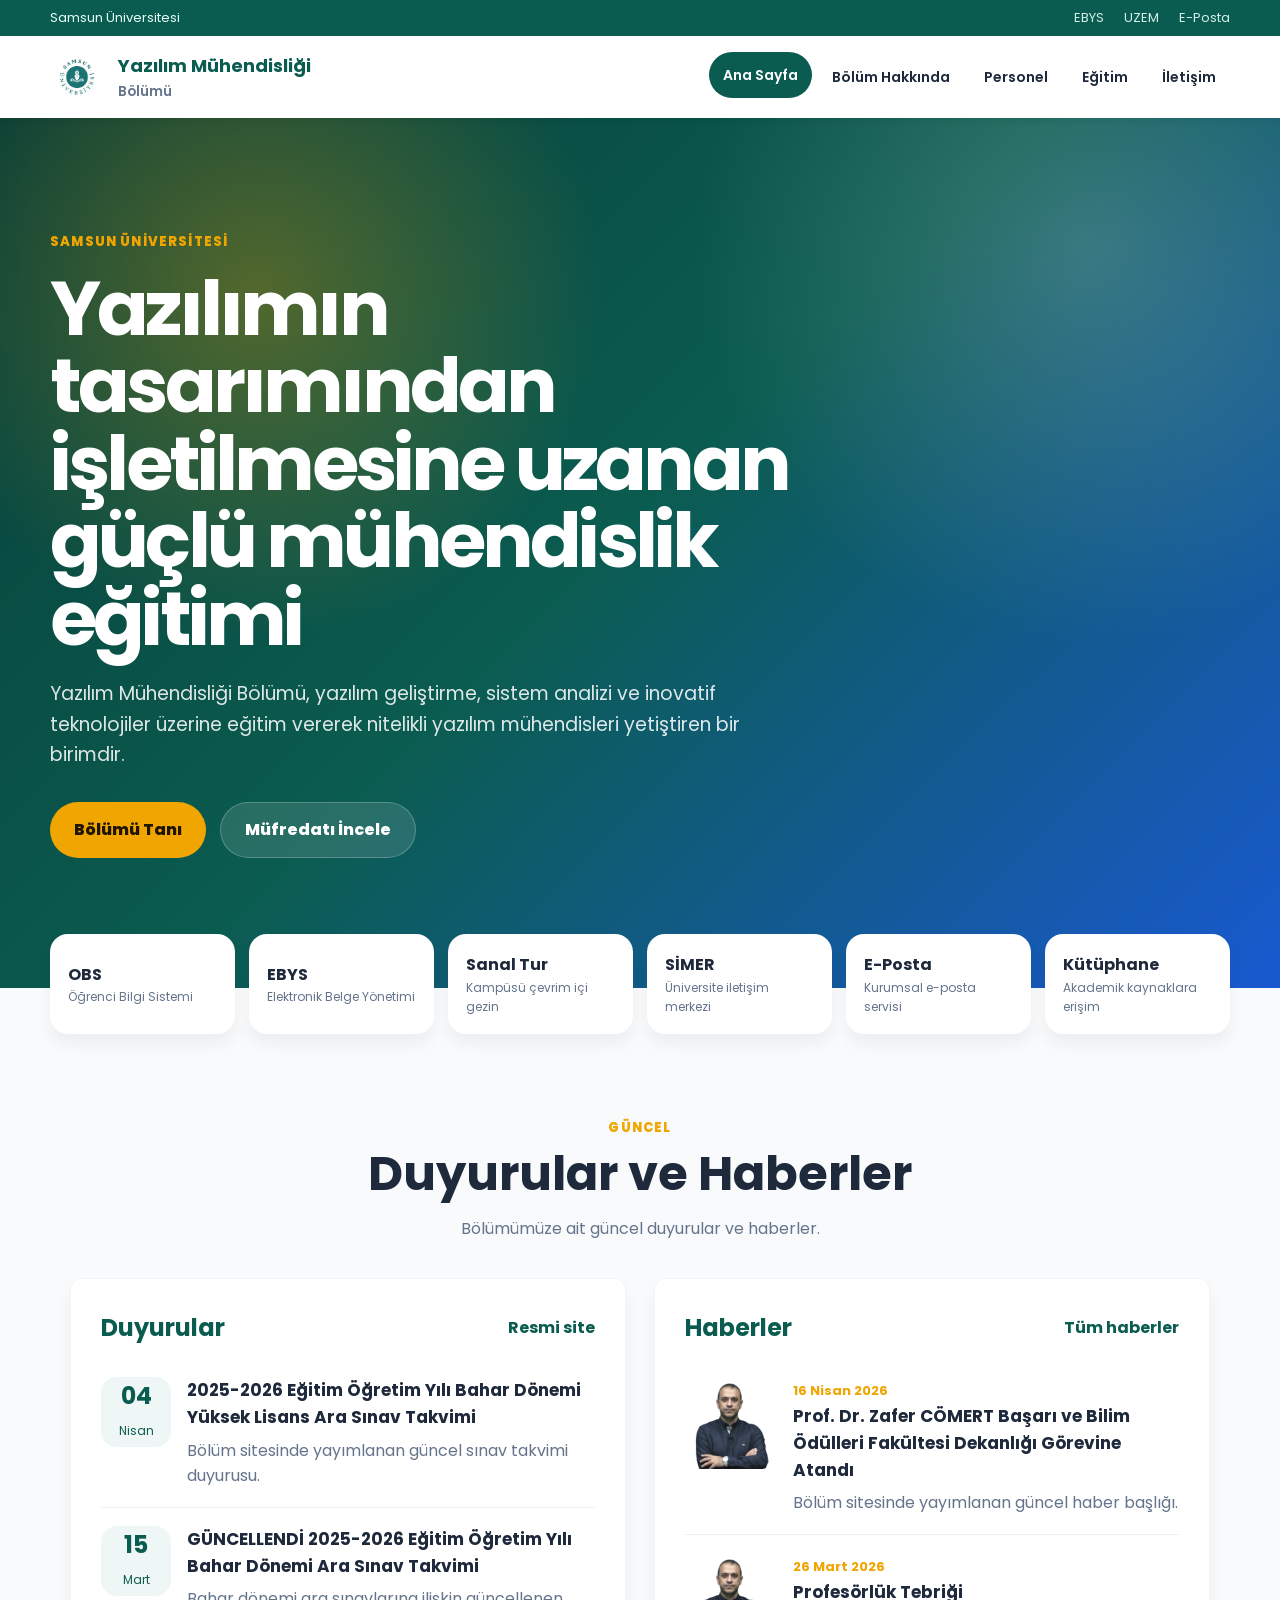
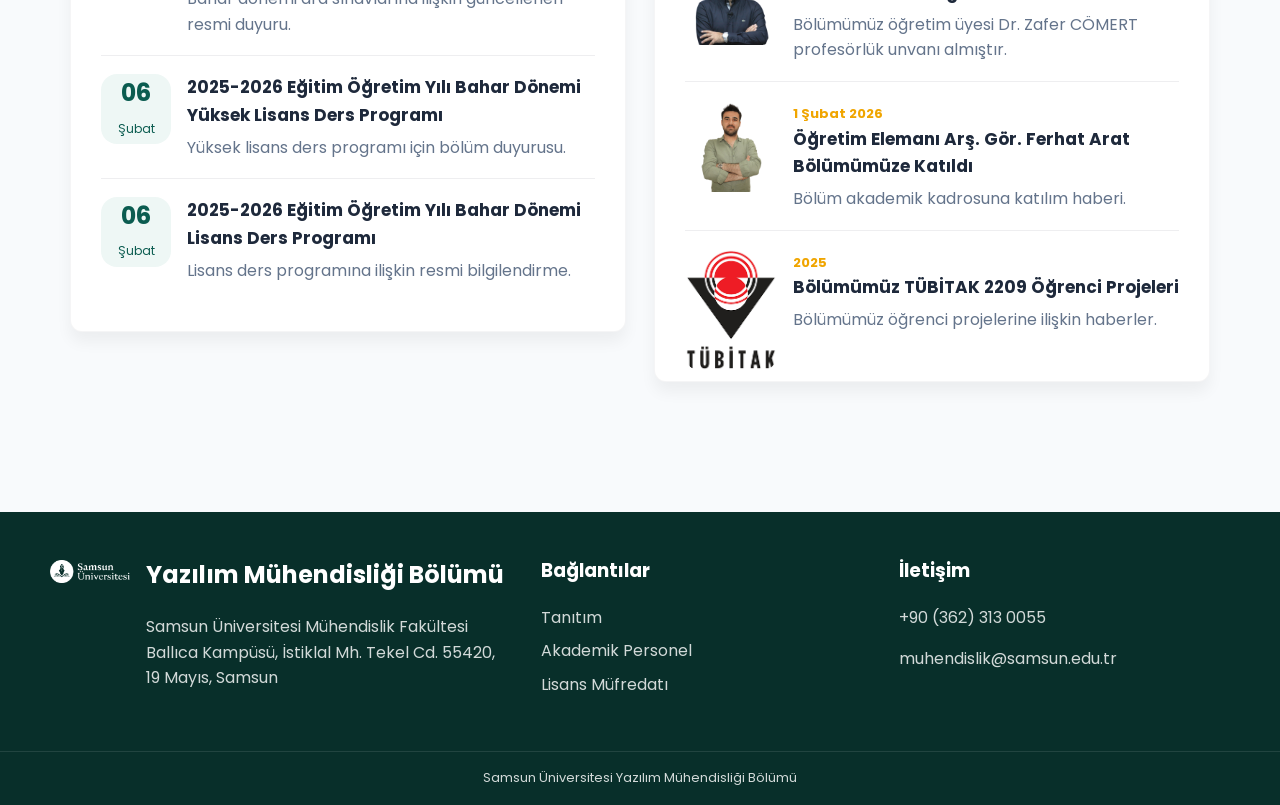
<file: index.html>
<!doctype html>
<html lang="tr">
  <head>
    <meta charset="UTF-8" />
    <meta name="viewport" content="width=device-width, initial-scale=1.0" />
    <meta
      name="description"
      content="Samsun Üniversitesi Yazılım Mühendisliği Bölümü modern tanıtım sitesi"
    />
    <title>Ana Sayfa | Samsun Üniversitesi Yazılım Mühendisliği</title>
    <link rel="preconnect" href="https://fonts.googleapis.com" />
    <link rel="preconnect" href="https://fonts.gstatic.com" crossorigin />
    <link
      href="https://fonts.googleapis.com/css2?family=Poppins:wght@400;500;600;700;800&display=swap"
      rel="stylesheet"
    />
    <link rel="icon" href="images/SAMU_LOGO.jpg" type="image/jpeg" />
    <link rel="stylesheet" href="css/style.css" />
  </head>
  <body>
    <header class="site-header">
      <div class="topline">
        <div class="container topline-inner">
          <span>Samsun Üniversitesi</span>
          <nav>
            <a href="https://ebys.samsun.edu.tr/" target="_blank" rel="noopener">EBYS</a
            ><a href="https://uzem.samsun.edu.tr/" target="_blank" rel="noopener">UZEM</a
            ><a href="http://eposta.samsun.edu.tr/" target="_blank" rel="noopener">E-Posta</a>
          </nav>
        </div>
      </div>
      <div class="navbar">
        <div class="container nav-inner">
          <a class="brand" href="index.html"
            ><img
              src="images/SAMU_LOGO.jpg"
              alt="SÜ"
              class="logo-mark"
              style="background: white; box-shadow: none; object-fit: contain; padding: 2px"
            /><span><strong>Yazılım Mühendisliği</strong><small>Bölümü</small></span></a
          ><button class="menu-toggle" type="button" aria-label="Menüyü aç" aria-expanded="false">
            <span></span><span></span><span></span>
          </button>
          <ul class="nav-menu">
            <li><a class="active" href="index.html">Ana Sayfa</a></li>
            <li class="dropdown">
              <a href="tanitim.html">Bölüm Hakkında</a>
              <ul class="dropdown-menu">
                <li><a href="tanitim.html">Tanıtım</a></li>
                <li><a href="amaclar.html">Amaçlar ve Hedefler</a></li>
                <li><a href="vizyon-misyon.html">Vizyon - Misyon</a></li>
                <li><a href="yonetim.html">Yönetim</a></li>
                <li><a href="anabilim-dallari.html">Anabilim Dalları</a></li>
                <li><a href="kurullar.html">Kurul ve Komisyonlar</a></li>
              </ul>
            </li>
            <li class="dropdown">
              <a href="personel.html">Personel</a>
              <ul class="dropdown-menu">
                <li><a href="personel.html">Akademik Personel</a></li>
              </ul>
            </li>
            <li class="dropdown">
              <a href="lisans-mufredat.html">Eğitim</a>
              <ul class="dropdown-menu">
                <li><a href="lisans-mufredat.html">Lisans Müfredatı</a></li>
                <li><a href="lisansustu-mufredat.html">Lisansüstü Müfredatı</a></li>
              </ul>
            </li>
            <li><a href="iletisim.html">İletişim</a></li>
          </ul>
        </div>
      </div>
    </header>
    <main>
      <section class="home-hero">
        <div class="hero-pattern"></div>
        <div class="container hero-layout">
          <div class="hero-copy">
            <span class="kicker">Samsun Üniversitesi</span>
            <h1>Yazılımın tasarımından işletilmesine uzanan güçlü mühendislik eğitimi</h1>
            <p>
              Yazılım Mühendisliği Bölümü, yazılım geliştirme, sistem analizi ve inovatif
              teknolojiler üzerine eğitim vererek nitelikli yazılım mühendisleri yetiştiren bir
              birimdir.
            </p>
            <div class="hero-actions">
              <a class="btn primary" href="tanitim.html">Bölümü Tanı</a
              ><a class="btn ghost" href="lisans-mufredat.html">Müfredatı İncele</a>
            </div>
          </div>
        </div>
      </section>
      <section class="quick-section">
        <div class="container quick-grid">
          <a class="quick-card" href="https://obs.samsun.edu.tr/" target="_blank" rel="noopener"
            ><div><strong>OBS</strong><small>Öğrenci Bilgi Sistemi</small></div></a
          ><a class="quick-card" href="https://ebys.samsun.edu.tr/" target="_blank" rel="noopener"
            ><div><strong>EBYS</strong><small>Elektronik Belge Yönetimi</small></div></a
          ><a class="quick-card" href="https://sanal.samsun.edu.tr/" target="_blank" rel="noopener"
            ><div><strong>Sanal Tur</strong><small>Kampüsü çevrim içi gezin</small></div></a
          ><a class="quick-card" href="https://simer.samsun.edu.tr/" target="_blank" rel="noopener"
            ><div><strong>SİMER</strong><small>Üniversite iletişim merkezi</small></div></a
          ><a class="quick-card" href="http://eposta.samsun.edu.tr/" target="_blank" rel="noopener"
            ><div><strong>E-Posta</strong><small>Kurumsal e-posta servisi</small></div></a
          ><a
            class="quick-card"
            href="https://kutuphane.samsun.edu.tr/"
            target="_blank"
            rel="noopener"
            ><div><strong>Kütüphane</strong><small>Akademik kaynaklara erişim</small></div></a
          >
        </div>
      </section>
      <section class="section container">
        <div class="section-head">
          <span class="kicker">Güncel</span>
          <h2>Duyurular ve Haberler</h2>
          <p>Bölümümüze ait güncel duyurular ve haberler.</p>
        </div>
        <div class="dual-grid">
          <div class="panel">
            <div class="panel-title">
              <h2>Duyurular</h2>
              <a href="https://yazilimmuhendisligi.samsun.edu.tr/" target="_blank" rel="noopener"
                >Resmi site</a
              >
            </div>
            <article class="notice-card">
              <time><strong>04</strong><span>Nisan</span></time>
              <div>
                <h3>2025-2026 Eğitim Öğretim Yılı Bahar Dönemi Yüksek Lisans Ara Sınav Takvimi</h3>
                <p>Bölüm sitesinde yayımlanan güncel sınav takvimi duyurusu.</p>
              </div>
            </article>
            <article class="notice-card">
              <time><strong>15</strong><span>Mart</span></time>
              <div>
                <h3>GÜNCELLENDİ 2025-2026 Eğitim Öğretim Yılı Bahar Dönemi Ara Sınav Takvimi</h3>
                <p>Bahar dönemi ara sınavlarına ilişkin güncellenen resmi duyuru.</p>
              </div>
            </article>
            <article class="notice-card">
              <time><strong>06</strong><span>Şubat</span></time>
              <div>
                <h3>2025-2026 Eğitim Öğretim Yılı Bahar Dönemi Yüksek Lisans Ders Programı</h3>
                <p>Yüksek lisans ders programı için bölüm duyurusu.</p>
              </div>
            </article>
            <article class="notice-card">
              <time><strong>06</strong><span>Şubat</span></time>
              <div>
                <h3>2025-2026 Eğitim Öğretim Yılı Bahar Dönemi Lisans Ders Programı</h3>
                <p>Lisans ders programına ilişkin resmi bilgilendirme.</p>
              </div>
            </article>
          </div>
          <div class="panel">
            <div class="panel-title">
              <h2>Haberler</h2>
              <a href="https://yazilimmuhendisligi.samsun.edu.tr/" target="_blank" rel="noopener"
                >Tüm haberler</a
              >
            </div>
            <article class="story-card">
              <div class="story-img" style="background: transparent">
                <img
                  src="images/zafer.comert.png"
                  alt=""
                  style="width: 100%; height: 100%; object-fit: cover; border-radius: 16px"
                />
              </div>
              <div class="story-body">
                <span>16 Nisan 2026</span>
                <h3>
                  Prof. Dr. Zafer CÖMERT Başarı ve Bilim Ödülleri Fakültesi Dekanlığı Görevine
                  Atandı
                </h3>
                <p>Bölüm sitesinde yayımlanan güncel haber başlığı.</p>
              </div>
            </article>
            <article class="story-card">
              <div class="story-img" style="background: transparent">
                <img
                  src="images/zafer.comert.png"
                  alt=""
                  style="width: 100%; height: 100%; object-fit: cover; border-radius: 16px"
                />
              </div>
              <div class="story-body">
                <span>26 Mart 2026</span>
                <h3>Profesörlük Tebriği</h3>
                <p>Bölümümüz öğretim üyesi Dr. Zafer CÖMERT profesörlük unvanı almıştır.</p>
              </div>
            </article>
            <article class="story-card">
              <div class="story-img" style="background: transparent">
                <img
                  src="images/ferhat.arat.png"
                  alt=""
                  style="width: 100%; height: 100%; object-fit: cover; border-radius: 16px"
                />
              </div>
              <div class="story-body">
                <span>1 Şubat 2026</span>
                <h3>Öğretim Elemanı Arş. Gör. Ferhat Arat Bölümümüze Katıldı</h3>
                <p>Bölüm akademik kadrosuna katılım haberi.</p>
              </div>
            </article>
            <article class="story-card">
              <div class="story-img" style="background: transparent">
                <img
                  src="images/tubitak.png"
                  alt=""
                  style="width: 100%; height: 100%; object-fit: contain; border-radius: 16px"
                />
              </div>
              <div class="story-body">
                <span>2025</span>
                <h3>Bölümümüz TÜBİTAK 2209 Öğrenci Projeleri</h3>
                <p>Bölümümüz öğrenci projelerine ilişkin haberler.</p>
              </div>
            </article>
          </div>
        </div>
      </section>
    </main>
    <footer class="site-footer">
      <div class="container footer-grid">
        <section style="display: flex; gap: 16px; align-items: start">
          <img
            src="images/beyaz-samu-logo.png"
            alt="Samsun Üniversitesi"
            style="width: 80px; margin-top: 4px"
          />
          <div>
            <h2 style="margin-top: 0">Yazılım Mühendisliği Bölümü</h2>
            <p>
              Samsun Üniversitesi Mühendislik Fakültesi Ballıca Kampüsü, İstiklal Mh. Tekel Cd.
              55420, 19 Mayıs, Samsun
            </p>
          </div>
        </section>
        <section>
          <h3>Bağlantılar</h3>
          <a href="tanitim.html">Tanıtım</a><a href="personel.html">Akademik Personel</a
          ><a href="lisans-mufredat.html">Lisans Müfredatı</a>
        </section>
        <section>
          <h3>İletişim</h3>
          <p>+90 (362) 313 0055</p>
          <p>muhendislik@samsun.edu.tr</p>
        </section>
      </div>
      <div class="footer-bottom">Samsun Üniversitesi Yazılım Mühendisliği Bölümü</div>
    </footer>
    <script src="js/script.js"></script>
  </body>
</html>
</file>
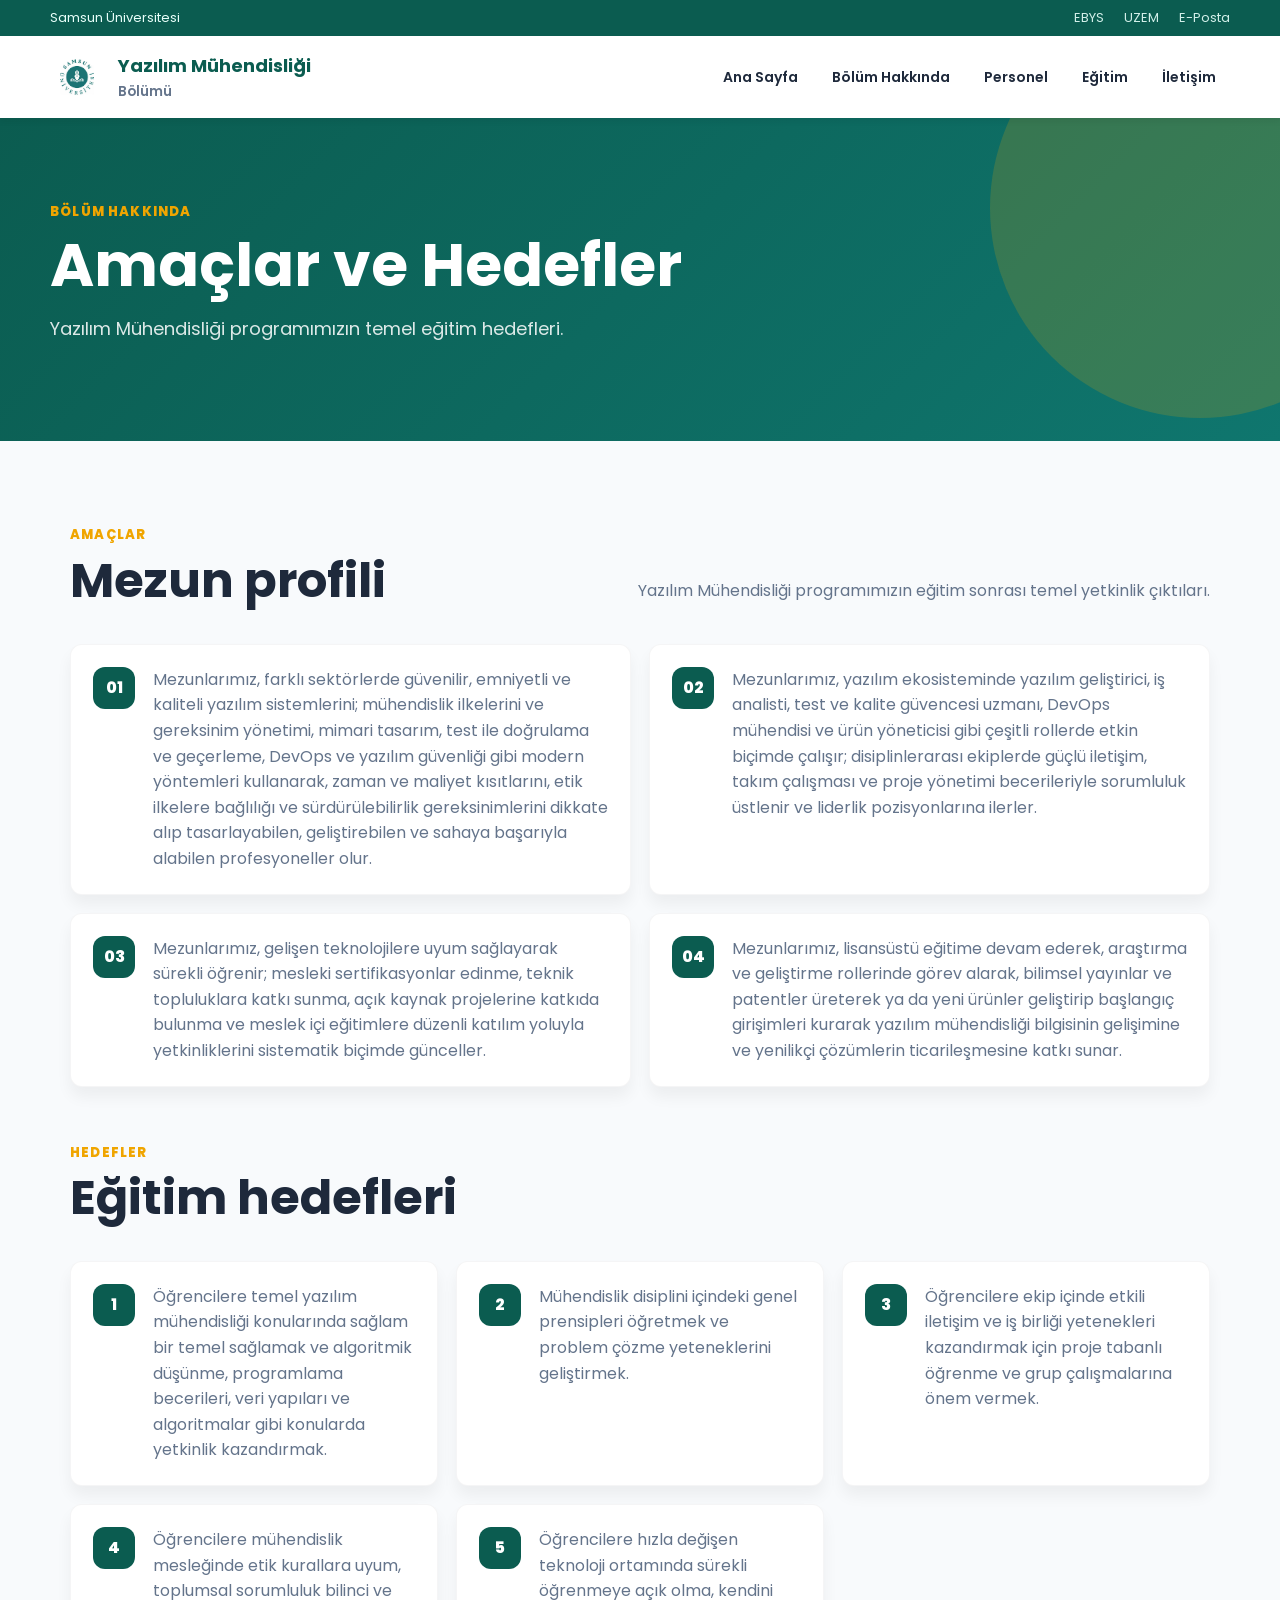
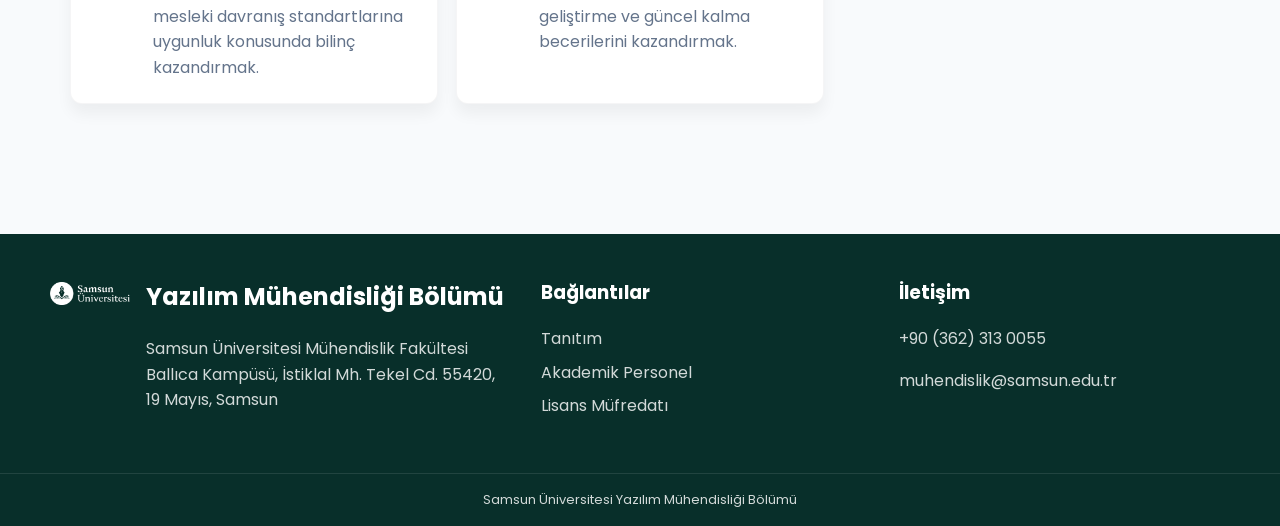
<file: amaclar.html>
<!doctype html>
<html lang="tr">
  <head>
    <meta charset="UTF-8" />
    <meta name="viewport" content="width=device-width, initial-scale=1.0" />
    <meta
      name="description"
      content="Samsun Üniversitesi Yazılım Mühendisliği Bölümü modern tanıtım sitesi"
    />
    <title>Amaçlar ve Hedefler | Samsun Üniversitesi Yazılım Mühendisliği</title>
    <link rel="preconnect" href="https://fonts.googleapis.com" />
    <link rel="preconnect" href="https://fonts.gstatic.com" crossorigin />
    <link
      href="https://fonts.googleapis.com/css2?family=Poppins:wght@400;500;600;700;800&display=swap"
      rel="stylesheet"
    />
    <link rel="icon" href="images/SAMU_LOGO.jpg" type="image/jpeg" />
    <link rel="stylesheet" href="css/style.css" />
  </head>
  <body>
    <header class="site-header">
      <div class="topline">
        <div class="container topline-inner">
          <span>Samsun Üniversitesi</span>
          <nav>
            <a href="https://ebys.samsun.edu.tr/" target="_blank" rel="noopener">EBYS</a
            ><a href="https://uzem.samsun.edu.tr/" target="_blank" rel="noopener">UZEM</a
            ><a href="http://eposta.samsun.edu.tr/" target="_blank" rel="noopener">E-Posta</a>
          </nav>
        </div>
      </div>
      <div class="navbar">
        <div class="container nav-inner">
          <a class="brand" href="index.html"
            ><img
              src="images/SAMU_LOGO.jpg"
              alt="SÜ"
              class="logo-mark"
              style="background: white; box-shadow: none; object-fit: contain; padding: 2px"
            /><span><strong>Yazılım Mühendisliği</strong><small>Bölümü</small></span></a
          ><button class="menu-toggle" type="button" aria-label="Menüyü aç" aria-expanded="false">
            <span></span><span></span><span></span>
          </button>
          <ul class="nav-menu">
            <li><a href="index.html">Ana Sayfa</a></li>
            <li class="dropdown">
              <a href="tanitim.html">Bölüm Hakkında</a>
              <ul class="dropdown-menu">
                <li><a href="tanitim.html">Tanıtım</a></li>
                <li><a class="active" href="amaclar.html">Amaçlar ve Hedefler</a></li>
                <li><a href="vizyon-misyon.html">Vizyon - Misyon</a></li>
                <li><a href="yonetim.html">Yönetim</a></li>
                <li><a href="anabilim-dallari.html">Anabilim Dalları</a></li>
                <li><a href="kurullar.html">Kurul ve Komisyonlar</a></li>
              </ul>
            </li>
            <li class="dropdown">
              <a href="personel.html">Personel</a>
              <ul class="dropdown-menu">
                <li><a href="personel.html">Akademik Personel</a></li>
              </ul>
            </li>
            <li class="dropdown">
              <a href="lisans-mufredat.html">Eğitim</a>
              <ul class="dropdown-menu">
                <li><a href="lisans-mufredat.html">Lisans Müfredatı</a></li>
                <li><a href="lisansustu-mufredat.html">Lisansüstü Müfredatı</a></li>
              </ul>
            </li>
            <li><a href="iletisim.html">İletişim</a></li>
          </ul>
        </div>
      </div>
    </header>
    <main>
      <section class="page-hero">
        <div class="container page-hero-grid">
          <div>
            <span class="kicker">Bölüm Hakkında</span>
            <h1>Amaçlar ve Hedefler</h1>
            <p>Yazılım Mühendisliği programımızın temel eğitim hedefleri.</p>
          </div>
        </div>
      </section>
      <section class="section container">
        <div class="split-title">
          <div>
            <span class="kicker">Amaçlar</span>
            <h2>Mezun profili</h2>
          </div>
          <p>Yazılım Mühendisliği programımızın eğitim sonrası temel yetkinlik çıktıları.</p>
        </div>
        <div class="icon-list">
          <article>
            <span>01</span>
            <p>
              Mezunlarımız, farklı sektörlerde güvenilir, emniyetli ve kaliteli yazılım
              sistemlerini; mühendislik ilkelerini ve gereksinim yönetimi, mimari tasarım, test ile
              doğrulama ve geçerleme, DevOps ve yazılım güvenliği gibi modern yöntemleri kullanarak,
              zaman ve maliyet kısıtlarını, etik ilkelere bağlılığı ve sürdürülebilirlik
              gereksinimlerini dikkate alıp tasarlayabilen, geliştirebilen ve sahaya başarıyla
              alabilen profesyoneller olur.
            </p>
          </article>
          <article>
            <span>02</span>
            <p>
              Mezunlarımız, yazılım ekosisteminde yazılım geliştirici, iş analisti, test ve kalite
              güvencesi uzmanı, DevOps mühendisi ve ürün yöneticisi gibi çeşitli rollerde etkin
              biçimde çalışır; disiplinlerarası ekiplerde güçlü iletişim, takım çalışması ve proje
              yönetimi becerileriyle sorumluluk üstlenir ve liderlik pozisyonlarına ilerler.
            </p>
          </article>
          <article>
            <span>03</span>
            <p>
              Mezunlarımız, gelişen teknolojilere uyum sağlayarak sürekli öğrenir; mesleki
              sertifikasyonlar edinme, teknik topluluklara katkı sunma, açık kaynak projelerine
              katkıda bulunma ve meslek içi eğitimlere düzenli katılım yoluyla yetkinliklerini
              sistematik biçimde günceller.
            </p>
          </article>
          <article>
            <span>04</span>
            <p>
              Mezunlarımız, lisansüstü eğitime devam ederek, araştırma ve geliştirme rollerinde
              görev alarak, bilimsel yayınlar ve patentler üreterek ya da yeni ürünler geliştirip
              başlangıç girişimleri kurarak yazılım mühendisliği bilgisinin gelişimine ve yenilikçi
              çözümlerin ticarileşmesine katkı sunar.
            </p>
          </article>
        </div>
        <div class="split-title second">
          <div>
            <span class="kicker">Hedefler</span>
            <h2>Eğitim hedefleri</h2>
          </div>
        </div>
        <div class="icon-list compact">
          <article>
            <span>1</span>
            <p>
              Öğrencilere temel yazılım mühendisliği konularında sağlam bir temel sağlamak ve
              algoritmik düşünme, programlama becerileri, veri yapıları ve algoritmalar gibi
              konularda yetkinlik kazandırmak.
            </p>
          </article>
          <article>
            <span>2</span>
            <p>
              Mühendislik disiplini içindeki genel prensipleri öğretmek ve problem çözme
              yeteneklerini geliştirmek.
            </p>
          </article>
          <article>
            <span>3</span>
            <p>
              Öğrencilere ekip içinde etkili iletişim ve iş birliği yetenekleri kazandırmak için
              proje tabanlı öğrenme ve grup çalışmalarına önem vermek.
            </p>
          </article>
          <article>
            <span>4</span>
            <p>
              Öğrencilere mühendislik mesleğinde etik kurallara uyum, toplumsal sorumluluk bilinci
              ve mesleki davranış standartlarına uygunluk konusunda bilinç kazandırmak.
            </p>
          </article>
          <article>
            <span>5</span>
            <p>
              Öğrencilere hızla değişen teknoloji ortamında sürekli öğrenmeye açık olma, kendini
              geliştirme ve güncel kalma becerilerini kazandırmak.
            </p>
          </article>
        </div>
      </section>
    </main>
    <footer class="site-footer">
      <div class="container footer-grid">
        <section style="display: flex; gap: 16px; align-items: start">
          <img
            src="images/beyaz-samu-logo.png"
            alt="Samsun Üniversitesi"
            style="width: 80px; margin-top: 4px"
          />
          <div>
            <h2 style="margin-top: 0">Yazılım Mühendisliği Bölümü</h2>
            <p>
              Samsun Üniversitesi Mühendislik Fakültesi Ballıca Kampüsü, İstiklal Mh. Tekel Cd.
              55420, 19 Mayıs, Samsun
            </p>
          </div>
        </section>
        <section>
          <h3>Bağlantılar</h3>
          <a href="tanitim.html">Tanıtım</a><a href="personel.html">Akademik Personel</a
          ><a href="lisans-mufredat.html">Lisans Müfredatı</a>
        </section>
        <section>
          <h3>İletişim</h3>
          <p>+90 (362) 313 0055</p>
          <p>muhendislik@samsun.edu.tr</p>
        </section>
      </div>
      <div class="footer-bottom">Samsun Üniversitesi Yazılım Mühendisliği Bölümü</div>
    </footer>
    <script src="js/script.js"></script>
  </body>
</html>
</file>
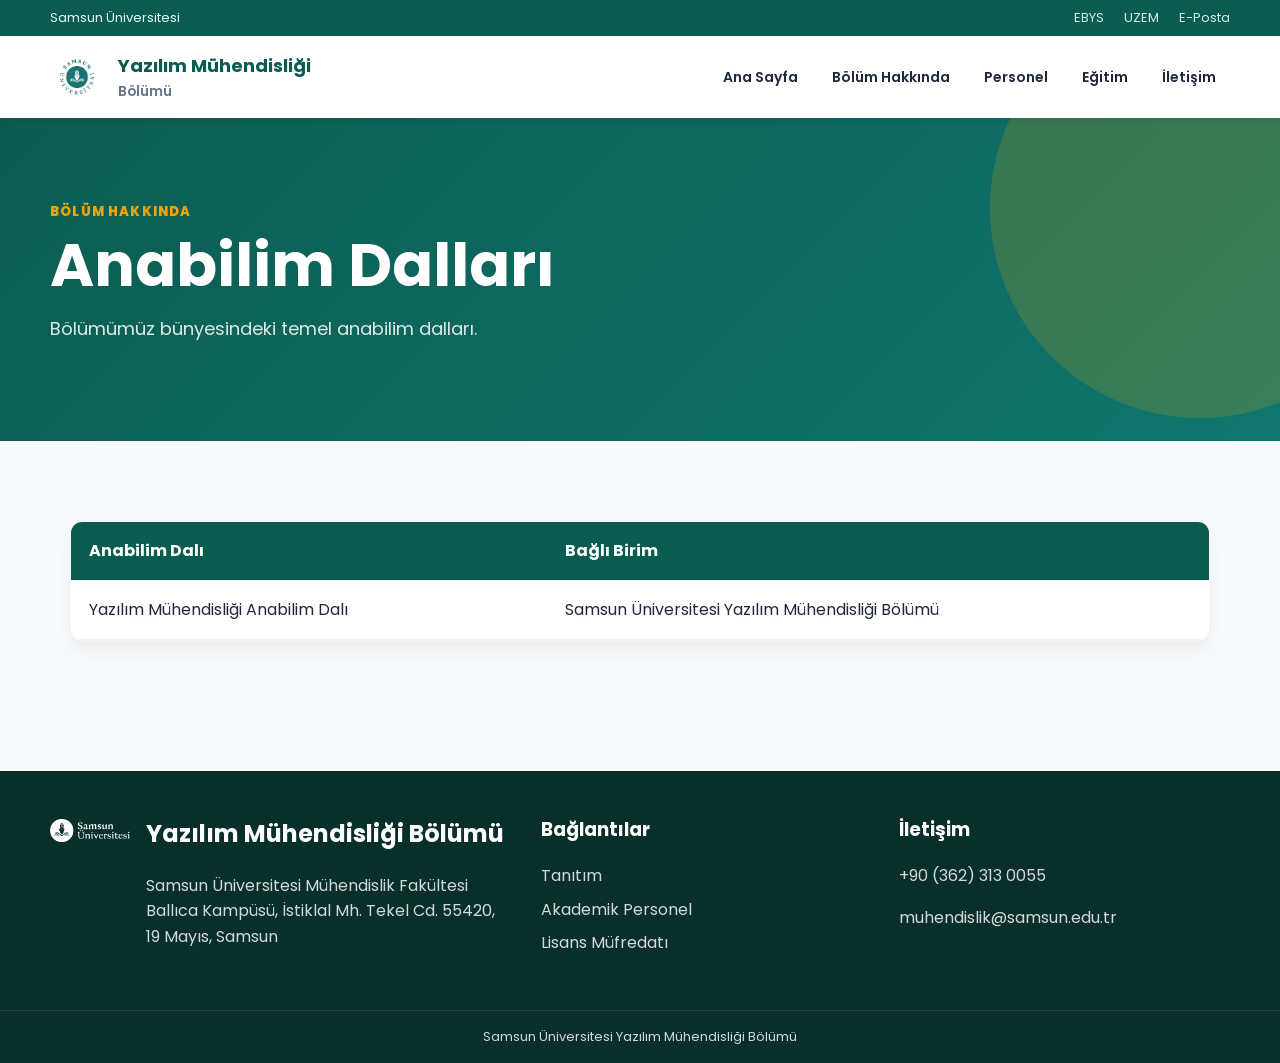
<file: anabilim-dallari.html>
<!doctype html>
<html lang="tr">
  <head>
    <meta charset="UTF-8" />
    <meta name="viewport" content="width=device-width, initial-scale=1.0" />
    <meta
      name="description"
      content="Samsun Üniversitesi Yazılım Mühendisliği Bölümü modern tanıtım sitesi"
    />
    <title>Anabilim Dalları | Samsun Üniversitesi Yazılım Mühendisliği</title>
    <link rel="preconnect" href="https://fonts.googleapis.com" />
    <link rel="preconnect" href="https://fonts.gstatic.com" crossorigin />
    <link
      href="https://fonts.googleapis.com/css2?family=Poppins:wght@400;500;600;700;800&display=swap"
      rel="stylesheet"
    />
    <link rel="icon" href="images/SAMU_LOGO.jpg" type="image/jpeg" />
    <link rel="stylesheet" href="css/style.css" />
  </head>
  <body>
    <header class="site-header">
      <div class="topline">
        <div class="container topline-inner">
          <span>Samsun Üniversitesi</span>
          <nav>
            <a href="https://ebys.samsun.edu.tr/" target="_blank" rel="noopener">EBYS</a
            ><a href="https://uzem.samsun.edu.tr/" target="_blank" rel="noopener">UZEM</a
            ><a href="http://eposta.samsun.edu.tr/" target="_blank" rel="noopener">E-Posta</a>
          </nav>
        </div>
      </div>
      <div class="navbar">
        <div class="container nav-inner">
          <a class="brand" href="index.html"
            ><img
              src="images/SAMU_LOGO.jpg"
              alt="SÜ"
              class="logo-mark"
              style="background: white; box-shadow: none; object-fit: contain; padding: 2px"
            /><span><strong>Yazılım Mühendisliği</strong><small>Bölümü</small></span></a
          ><button class="menu-toggle" type="button" aria-label="Menüyü aç" aria-expanded="false">
            <span></span><span></span><span></span>
          </button>
          <ul class="nav-menu">
            <li><a href="index.html">Ana Sayfa</a></li>
            <li class="dropdown">
              <a href="tanitim.html">Bölüm Hakkında</a>
              <ul class="dropdown-menu">
                <li><a href="tanitim.html">Tanıtım</a></li>
                <li><a href="amaclar.html">Amaçlar ve Hedefler</a></li>
                <li><a href="vizyon-misyon.html">Vizyon - Misyon</a></li>
                <li><a href="yonetim.html">Yönetim</a></li>
                <li><a class="active" href="anabilim-dallari.html">Anabilim Dalları</a></li>
                <li><a href="kurullar.html">Kurul ve Komisyonlar</a></li>
              </ul>
            </li>
            <li class="dropdown">
              <a href="personel.html">Personel</a>
              <ul class="dropdown-menu">
                <li><a href="personel.html">Akademik Personel</a></li>
              </ul>
            </li>
            <li class="dropdown">
              <a href="lisans-mufredat.html">Eğitim</a>
              <ul class="dropdown-menu">
                <li><a href="lisans-mufredat.html">Lisans Müfredatı</a></li>
                <li><a href="lisansustu-mufredat.html">Lisansüstü Müfredatı</a></li>
              </ul>
            </li>
            <li><a href="iletisim.html">İletişim</a></li>
          </ul>
        </div>
      </div>
    </header>
    <main>
      <section class="page-hero">
        <div class="container page-hero-grid">
          <div>
            <span class="kicker">Bölüm Hakkında</span>
            <h1>Anabilim Dalları</h1>
            <p>Bölümümüz bünyesindeki temel anabilim dalları.</p>
          </div>
        </div>
      </section>
      <section class="section container">
        <div class="table-card">
          <table>
            <thead>
              <tr>
                <th>Anabilim Dalı</th>
                <th>Bağlı Birim</th>
              </tr>
            </thead>
            <tbody>
              <tr>
                <td>Yazılım Mühendisliği Anabilim Dalı</td>
                <td>Samsun Üniversitesi Yazılım Mühendisliği Bölümü</td>
              </tr>
            </tbody>
          </table>
        </div>
      </section>
    </main>
    <footer class="site-footer">
      <div class="container footer-grid">
        <section style="display: flex; gap: 16px; align-items: start">
          <img
            src="images/beyaz-samu-logo.png"
            alt="Samsun Üniversitesi"
            style="width: 80px; margin-top: 4px"
          />
          <div>
            <h2 style="margin-top: 0">Yazılım Mühendisliği Bölümü</h2>
            <p>
              Samsun Üniversitesi Mühendislik Fakültesi Ballıca Kampüsü, İstiklal Mh. Tekel Cd.
              55420, 19 Mayıs, Samsun
            </p>
          </div>
        </section>
        <section>
          <h3>Bağlantılar</h3>
          <a href="tanitim.html">Tanıtım</a><a href="personel.html">Akademik Personel</a
          ><a href="lisans-mufredat.html">Lisans Müfredatı</a>
        </section>
        <section>
          <h3>İletişim</h3>
          <p>+90 (362) 313 0055</p>
          <p>muhendislik@samsun.edu.tr</p>
        </section>
      </div>
      <div class="footer-bottom">Samsun Üniversitesi Yazılım Mühendisliği Bölümü</div>
    </footer>
    <script src="js/script.js"></script>
  </body>
</html>
</file>
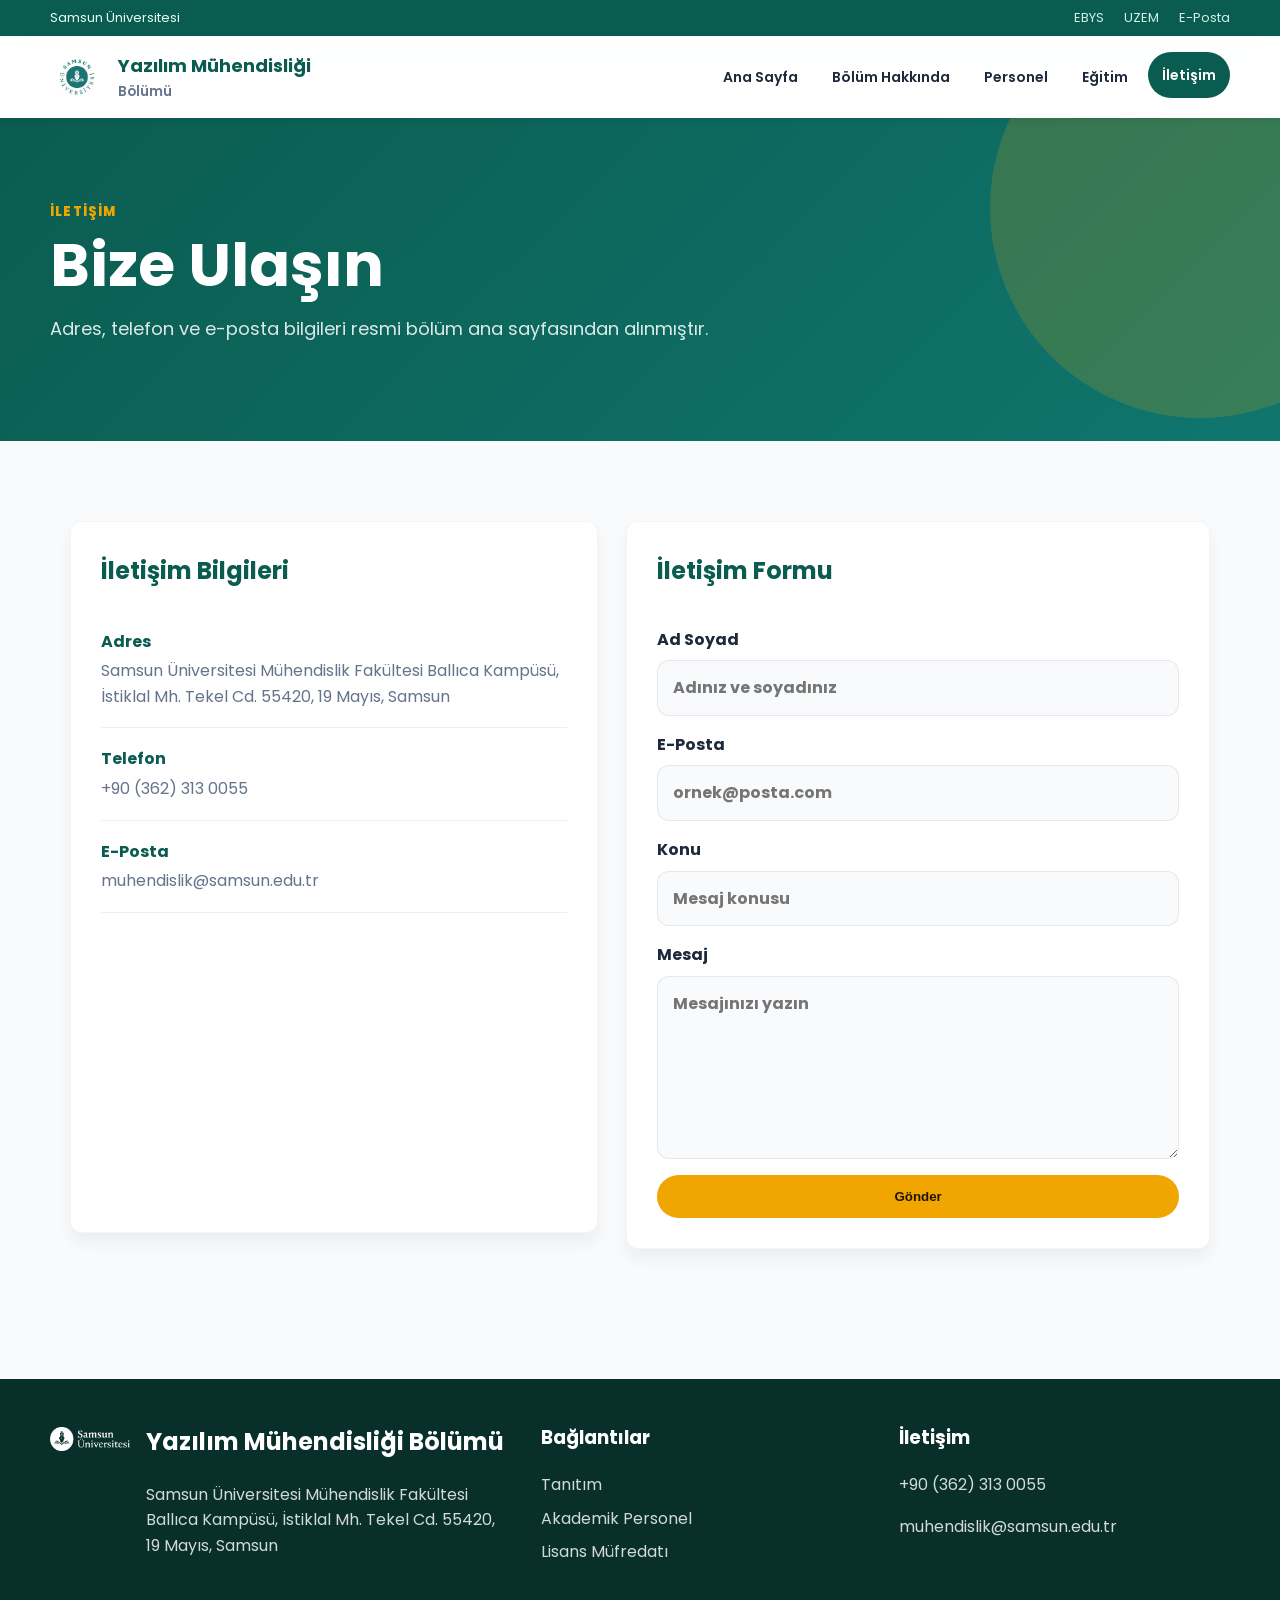
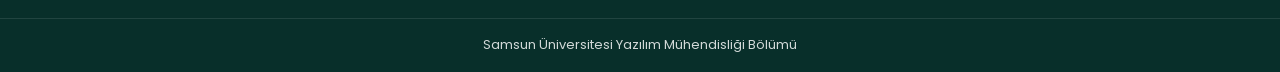
<file: iletisim.html>
<!doctype html>
<html lang="tr">
  <head>
    <meta charset="UTF-8" />
    <meta name="viewport" content="width=device-width, initial-scale=1.0" />
    <meta
      name="description"
      content="Samsun Üniversitesi Yazılım Mühendisliği Bölümü modern tanıtım sitesi"
    />
    <title>İletişim | Samsun Üniversitesi Yazılım Mühendisliği</title>
    <link rel="preconnect" href="https://fonts.googleapis.com" />
    <link rel="preconnect" href="https://fonts.gstatic.com" crossorigin />
    <link
      href="https://fonts.googleapis.com/css2?family=Poppins:wght@400;500;600;700;800&display=swap"
      rel="stylesheet"
    />
    <link rel="icon" href="images/SAMU_LOGO.jpg" type="image/jpeg" />
    <link rel="stylesheet" href="css/style.css" />
  </head>
  <body>
    <header class="site-header">
      <div class="topline">
        <div class="container topline-inner">
          <span>Samsun Üniversitesi</span>
          <nav>
            <a href="https://ebys.samsun.edu.tr/" target="_blank" rel="noopener">EBYS</a
            ><a href="https://uzem.samsun.edu.tr/" target="_blank" rel="noopener">UZEM</a
            ><a href="http://eposta.samsun.edu.tr/" target="_blank" rel="noopener">E-Posta</a>
          </nav>
        </div>
      </div>
      <div class="navbar">
        <div class="container nav-inner">
          <a class="brand" href="index.html"
            ><img
              src="images/SAMU_LOGO.jpg"
              alt="SÜ"
              class="logo-mark"
              style="background: white; box-shadow: none; object-fit: contain; padding: 2px"
            /><span><strong>Yazılım Mühendisliği</strong><small>Bölümü</small></span></a
          ><button class="menu-toggle" type="button" aria-label="Menüyü aç" aria-expanded="false">
            <span></span><span></span><span></span>
          </button>
          <ul class="nav-menu">
            <li><a href="index.html">Ana Sayfa</a></li>
            <li class="dropdown">
              <a href="tanitim.html">Bölüm Hakkında</a>
              <ul class="dropdown-menu">
                <li><a href="tanitim.html">Tanıtım</a></li>
                <li><a href="amaclar.html">Amaçlar ve Hedefler</a></li>
                <li><a href="vizyon-misyon.html">Vizyon - Misyon</a></li>
                <li><a href="yonetim.html">Yönetim</a></li>
                <li><a href="anabilim-dallari.html">Anabilim Dalları</a></li>
                <li><a href="kurullar.html">Kurul ve Komisyonlar</a></li>
              </ul>
            </li>
            <li class="dropdown">
              <a href="personel.html">Personel</a>
              <ul class="dropdown-menu">
                <li><a href="personel.html">Akademik Personel</a></li>
              </ul>
            </li>
            <li class="dropdown">
              <a href="lisans-mufredat.html">Eğitim</a>
              <ul class="dropdown-menu">
                <li><a href="lisans-mufredat.html">Lisans Müfredatı</a></li>
                <li><a href="lisansustu-mufredat.html">Lisansüstü Müfredatı</a></li>
              </ul>
            </li>
            <li><a class="active" href="iletisim.html">İletişim</a></li>
          </ul>
        </div>
      </div>
    </header>
    <main>
      <section class="page-hero">
        <div class="container page-hero-grid">
          <div>
            <span class="kicker">İletişim</span>
            <h1>Bize Ulaşın</h1>
            <p>Adres, telefon ve e-posta bilgileri resmi bölüm ana sayfasından alınmıştır.</p>
          </div>
        </div>
      </section>
      <section class="section container contact-grid">
        <aside class="contact-panel">
          <h2>İletişim Bilgileri</h2>
          <div class="contact-row">
            <div>
              <strong>Adres</strong>
              <p>
                Samsun Üniversitesi Mühendislik Fakültesi Ballıca Kampüsü, İstiklal Mh. Tekel Cd.
                55420, 19 Mayıs, Samsun
              </p>
            </div>
          </div>
          <div class="contact-row">
            <div>
              <strong>Telefon</strong>
              <p>+90 (362) 313 0055</p>
            </div>
          </div>
          <div class="contact-row">
            <div>
              <strong>E-Posta</strong>
              <p>muhendislik@samsun.edu.tr</p>
            </div>
          </div>
          <iframe
            title="Ballıca Kampüsü haritası"
            src="https://www.google.com/maps?q=Samsun%20%C3%9Cniversitesi%20Ball%C4%B1ca%20Kamp%C3%BCs%C3%BC&output=embed"
            loading="lazy"
          ></iframe>
        </aside>
        <form class="contact-form" action="#" method="post">
          <h2>İletişim Formu</h2>
          <label
            >Ad Soyad<input
              type="text"
              name="name"
              required
              placeholder="Adınız ve soyadınız" /></label
          ><label
            >E-Posta<input
              type="email"
              name="email"
              required
              placeholder="ornek@posta.com" /></label
          ><label
            >Konu<input type="text" name="subject" required placeholder="Mesaj konusu" /></label
          ><label
            >Mesaj<textarea
              name="message"
              rows="6"
              required
              placeholder="Mesajınızı yazın"
            ></textarea></label
          ><button class="btn primary" type="submit">Gönder</button>
        </form>
      </section>
    </main>
    <footer class="site-footer">
      <div class="container footer-grid">
        <section style="display: flex; gap: 16px; align-items: start">
          <img
            src="images/beyaz-samu-logo.png"
            alt="Samsun Üniversitesi"
            style="width: 80px; margin-top: 4px"
          />
          <div>
            <h2 style="margin-top: 0">Yazılım Mühendisliği Bölümü</h2>
            <p>
              Samsun Üniversitesi Mühendislik Fakültesi Ballıca Kampüsü, İstiklal Mh. Tekel Cd.
              55420, 19 Mayıs, Samsun
            </p>
          </div>
        </section>
        <section>
          <h3>Bağlantılar</h3>
          <a href="tanitim.html">Tanıtım</a><a href="personel.html">Akademik Personel</a
          ><a href="lisans-mufredat.html">Lisans Müfredatı</a>
        </section>
        <section>
          <h3>İletişim</h3>
          <p>+90 (362) 313 0055</p>
          <p>muhendislik@samsun.edu.tr</p>
        </section>
      </div>
      <div class="footer-bottom">Samsun Üniversitesi Yazılım Mühendisliği Bölümü</div>
    </footer>
    <script src="js/script.js"></script>
  </body>
</html>
</file>
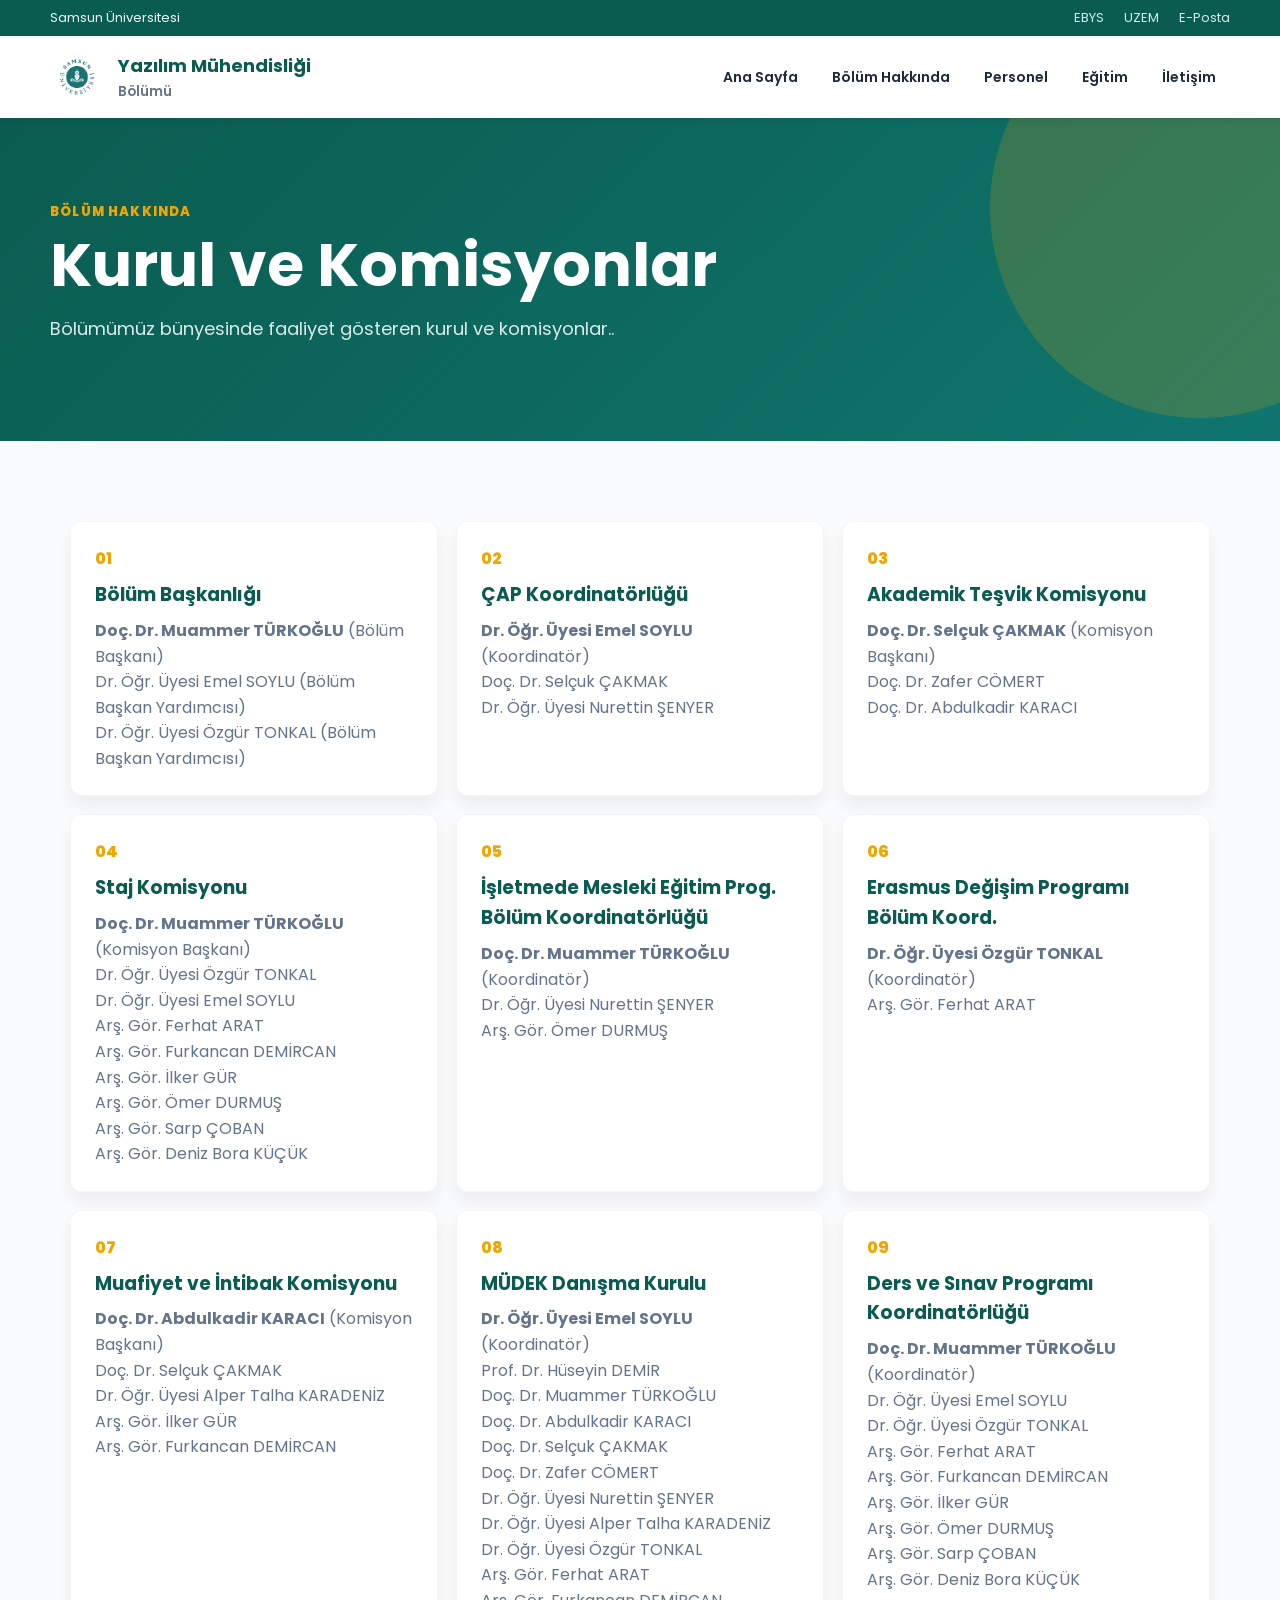
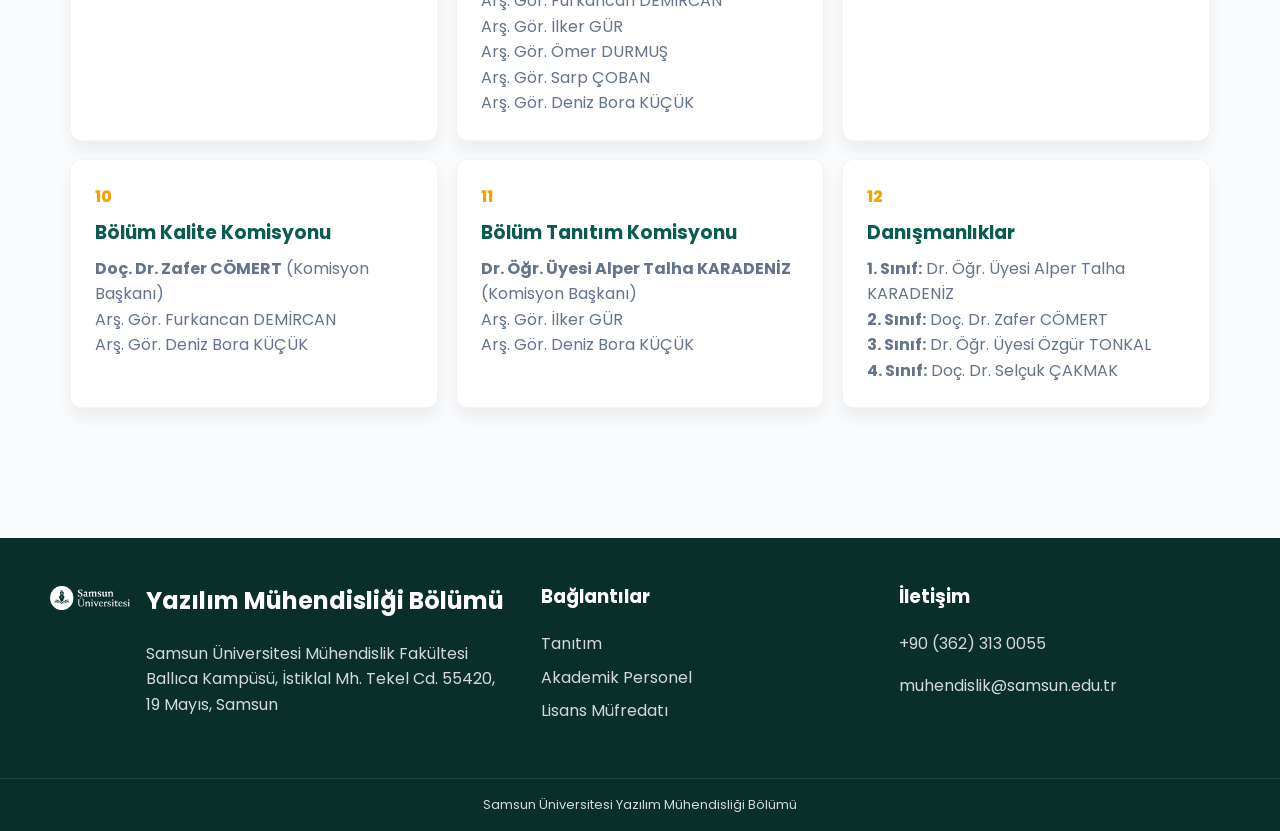
<file: kurullar.html>
<!doctype html>
<html lang="tr">
  <head>
    <meta charset="UTF-8" />
    <meta name="viewport" content="width=device-width, initial-scale=1.0" />
    <meta
      name="description"
      content="Samsun Üniversitesi Yazılım Mühendisliği Bölümü modern tanıtım sitesi"
    />
    <title>Kurul ve Komisyonlar | Samsun Üniversitesi Yazılım Mühendisliği</title>
    <link rel="preconnect" href="https://fonts.googleapis.com" />
    <link rel="preconnect" href="https://fonts.gstatic.com" crossorigin />
    <link
      href="https://fonts.googleapis.com/css2?family=Poppins:wght@400;500;600;700;800&display=swap"
      rel="stylesheet"
    />
    <link rel="icon" href="images/SAMU_LOGO.jpg" type="image/jpeg" />
    <link rel="stylesheet" href="css/style.css" />
  </head>
  <body>
    <header class="site-header">
      <div class="topline">
        <div class="container topline-inner">
          <span>Samsun Üniversitesi</span>
          <nav>
            <a href="https://ebys.samsun.edu.tr/" target="_blank" rel="noopener">EBYS</a
            ><a href="https://uzem.samsun.edu.tr/" target="_blank" rel="noopener">UZEM</a
            ><a href="http://eposta.samsun.edu.tr/" target="_blank" rel="noopener">E-Posta</a>
          </nav>
        </div>
      </div>
      <div class="navbar">
        <div class="container nav-inner">
          <a class="brand" href="index.html"
            ><img
              src="images/SAMU_LOGO.jpg"
              alt="SÜ"
              class="logo-mark"
              style="background: white; box-shadow: none; object-fit: contain; padding: 2px"
            /><span><strong>Yazılım Mühendisliği</strong><small>Bölümü</small></span></a
          ><button class="menu-toggle" type="button" aria-label="Menüyü aç" aria-expanded="false">
            <span></span><span></span><span></span>
          </button>
          <ul class="nav-menu">
            <li><a href="index.html">Ana Sayfa</a></li>
            <li class="dropdown">
              <a href="tanitim.html">Bölüm Hakkında</a>
              <ul class="dropdown-menu">
                <li><a href="tanitim.html">Tanıtım</a></li>
                <li><a href="amaclar.html">Amaçlar ve Hedefler</a></li>
                <li><a href="vizyon-misyon.html">Vizyon - Misyon</a></li>
                <li><a href="yonetim.html">Yönetim</a></li>
                <li><a href="anabilim-dallari.html">Anabilim Dalları</a></li>
                <li><a class="active" href="kurullar.html">Kurul ve Komisyonlar</a></li>
              </ul>
            </li>
            <li class="dropdown">
              <a href="personel.html">Personel</a>
              <ul class="dropdown-menu">
                <li><a href="personel.html">Akademik Personel</a></li>
              </ul>
            </li>
            <li class="dropdown">
              <a href="lisans-mufredat.html">Eğitim</a>
              <ul class="dropdown-menu">
                <li><a href="lisans-mufredat.html">Lisans Müfredatı</a></li>
                <li><a href="lisansustu-mufredat.html">Lisansüstü Müfredatı</a></li>
              </ul>
            </li>
            <li><a href="iletisim.html">İletişim</a></li>
          </ul>
        </div>
      </div>
    </header>
    <main>
      <section class="page-hero">
        <div class="container page-hero-grid">
          <div>
            <span class="kicker">Bölüm Hakkında</span>
            <h1>Kurul ve Komisyonlar</h1>
            <p>Bölümümüz bünyesinde faaliyet gösteren kurul ve komisyonlar..</p>
          </div>
        </div>
      </section>
      <section class="section container">
        <div class="committee-grid">
          <article>
            <span>01</span>
            <h3>Bölüm Başkanlığı</h3>
            <p>
              <strong>Doç. Dr. Muammer TÜRKOĞLU</strong> (Bölüm Başkanı)<br />Dr. Öğr. Üyesi Emel
              SOYLU (Bölüm Başkan Yardımcısı)<br />Dr. Öğr. Üyesi Özgür TONKAL (Bölüm Başkan
              Yardımcısı)
            </p>
          </article>
          <article>
            <span>02</span>
            <h3>ÇAP Koordinatörlüğü</h3>
            <p>
              <strong>Dr. Öğr. Üyesi Emel SOYLU</strong> (Koordinatör)<br />Doç. Dr. Selçuk
              ÇAKMAK<br />Dr. Öğr. Üyesi Nurettin ŞENYER
            </p>
          </article>
          <article>
            <span>03</span>
            <h3>Akademik Teşvik Komisyonu</h3>
            <p>
              <strong>Doç. Dr. Selçuk ÇAKMAK</strong> (Komisyon Başkanı)<br />Doç. Dr. Zafer
              CÖMERT<br />Doç. Dr. Abdulkadir KARACI
            </p>
          </article>
          <article>
            <span>04</span>
            <h3>Staj Komisyonu</h3>
            <p>
              <strong>Doç. Dr. Muammer TÜRKOĞLU</strong> (Komisyon Başkanı)<br />Dr. Öğr. Üyesi
              Özgür TONKAL<br />Dr. Öğr. Üyesi Emel SOYLU<br />Arş. Gör. Ferhat ARAT<br />Arş. Gör.
              Furkancan DEMİRCAN<br />Arş. Gör. İlker GÜR<br />Arş. Gör. Ömer DURMUŞ<br />Arş. Gör.
              Sarp ÇOBAN<br />Arş. Gör. Deniz Bora KÜÇÜK
            </p>
          </article>
          <article>
            <span>05</span>
            <h3>İşletmede Mesleki Eğitim Prog. Bölüm Koordinatörlüğü</h3>
            <p>
              <strong>Doç. Dr. Muammer TÜRKOĞLU</strong> (Koordinatör)<br />Dr. Öğr. Üyesi Nurettin
              ŞENYER<br />Arş. Gör. Ömer DURMUŞ
            </p>
          </article>
          <article>
            <span>06</span>
            <h3>Erasmus Değişim Programı Bölüm Koord.</h3>
            <p>
              <strong>Dr. Öğr. Üyesi Özgür TONKAL</strong> (Koordinatör)<br />Arş. Gör. Ferhat ARAT
            </p>
          </article>
          <article>
            <span>07</span>
            <h3>Muafiyet ve İntibak Komisyonu</h3>
            <p>
              <strong>Doç. Dr. Abdulkadir KARACI</strong> (Komisyon Başkanı)<br />Doç. Dr. Selçuk
              ÇAKMAK<br />Dr. Öğr. Üyesi Alper Talha KARADENİZ<br />Arş. Gör. İlker GÜR<br />Arş.
              Gör. Furkancan DEMİRCAN
            </p>
          </article>
          <article>
            <span>08</span>
            <h3>MÜDEK Danışma Kurulu</h3>
            <p>
              <strong>Dr. Öğr. Üyesi Emel SOYLU</strong> (Koordinatör)<br />Prof. Dr. Hüseyin
              DEMİR<br />Doç. Dr. Muammer TÜRKOĞLU<br />Doç. Dr. Abdulkadir KARACI<br />Doç. Dr.
              Selçuk ÇAKMAK<br />Doç. Dr. Zafer CÖMERT<br />Dr. Öğr. Üyesi Nurettin ŞENYER<br />Dr.
              Öğr. Üyesi Alper Talha KARADENİZ<br />Dr. Öğr. Üyesi Özgür TONKAL<br />Arş. Gör.
              Ferhat ARAT<br />Arş. Gör. Furkancan DEMİRCAN<br />Arş. Gör. İlker GÜR<br />Arş. Gör.
              Ömer DURMUŞ<br />Arş. Gör. Sarp ÇOBAN<br />Arş. Gör. Deniz Bora KÜÇÜK
            </p>
          </article>
          <article>
            <span>09</span>
            <h3>Ders ve Sınav Programı Koordinatörlüğü</h3>
            <p>
              <strong>Doç. Dr. Muammer TÜRKOĞLU</strong> (Koordinatör)<br />Dr. Öğr. Üyesi Emel
              SOYLU<br />Dr. Öğr. Üyesi Özgür TONKAL<br />Arş. Gör. Ferhat ARAT<br />Arş. Gör.
              Furkancan DEMİRCAN<br />Arş. Gör. İlker GÜR<br />Arş. Gör. Ömer DURMUŞ<br />Arş. Gör.
              Sarp ÇOBAN<br />Arş. Gör. Deniz Bora KÜÇÜK
            </p>
          </article>
          <article>
            <span>10</span>
            <h3>Bölüm Kalite Komisyonu</h3>
            <p>
              <strong>Doç. Dr. Zafer CÖMERT</strong> (Komisyon Başkanı)<br />Arş. Gör. Furkancan
              DEMİRCAN<br />Arş. Gör. Deniz Bora KÜÇÜK
            </p>
          </article>
          <article>
            <span>11</span>
            <h3>Bölüm Tanıtım Komisyonu</h3>
            <p>
              <strong>Dr. Öğr. Üyesi Alper Talha KARADENİZ</strong> (Komisyon Başkanı)<br />Arş.
              Gör. İlker GÜR<br />Arş. Gör. Deniz Bora KÜÇÜK
            </p>
          </article>
          <article>
            <span>12</span>
            <h3>Danışmanlıklar</h3>
            <p>
              <strong>1. Sınıf:</strong> Dr. Öğr. Üyesi Alper Talha KARADENİZ<br /><strong
                >2. Sınıf:</strong
              >
              Doç. Dr. Zafer CÖMERT<br /><strong>3. Sınıf:</strong> Dr. Öğr. Üyesi Özgür TONKAL<br /><strong
                >4. Sınıf:</strong
              >
              Doç. Dr. Selçuk ÇAKMAK
            </p>
          </article>
        </div>
      </section>
    </main>
    <footer class="site-footer">
      <div class="container footer-grid">
        <section style="display: flex; gap: 16px; align-items: start">
          <img
            src="images/beyaz-samu-logo.png"
            alt="Samsun Üniversitesi"
            style="width: 80px; margin-top: 4px"
          />
          <div>
            <h2 style="margin-top: 0">Yazılım Mühendisliği Bölümü</h2>
            <p>
              Samsun Üniversitesi Mühendislik Fakültesi Ballıca Kampüsü, İstiklal Mh. Tekel Cd.
              55420, 19 Mayıs, Samsun
            </p>
          </div>
        </section>
        <section>
          <h3>Bağlantılar</h3>
          <a href="tanitim.html">Tanıtım</a><a href="personel.html">Akademik Personel</a
          ><a href="lisans-mufredat.html">Lisans Müfredatı</a>
        </section>
        <section>
          <h3>İletişim</h3>
          <p>+90 (362) 313 0055</p>
          <p>muhendislik@samsun.edu.tr</p>
        </section>
      </div>
      <div class="footer-bottom">Samsun Üniversitesi Yazılım Mühendisliği Bölümü</div>
    </footer>
    <script src="js/script.js"></script>
  </body>
</html>
</file>
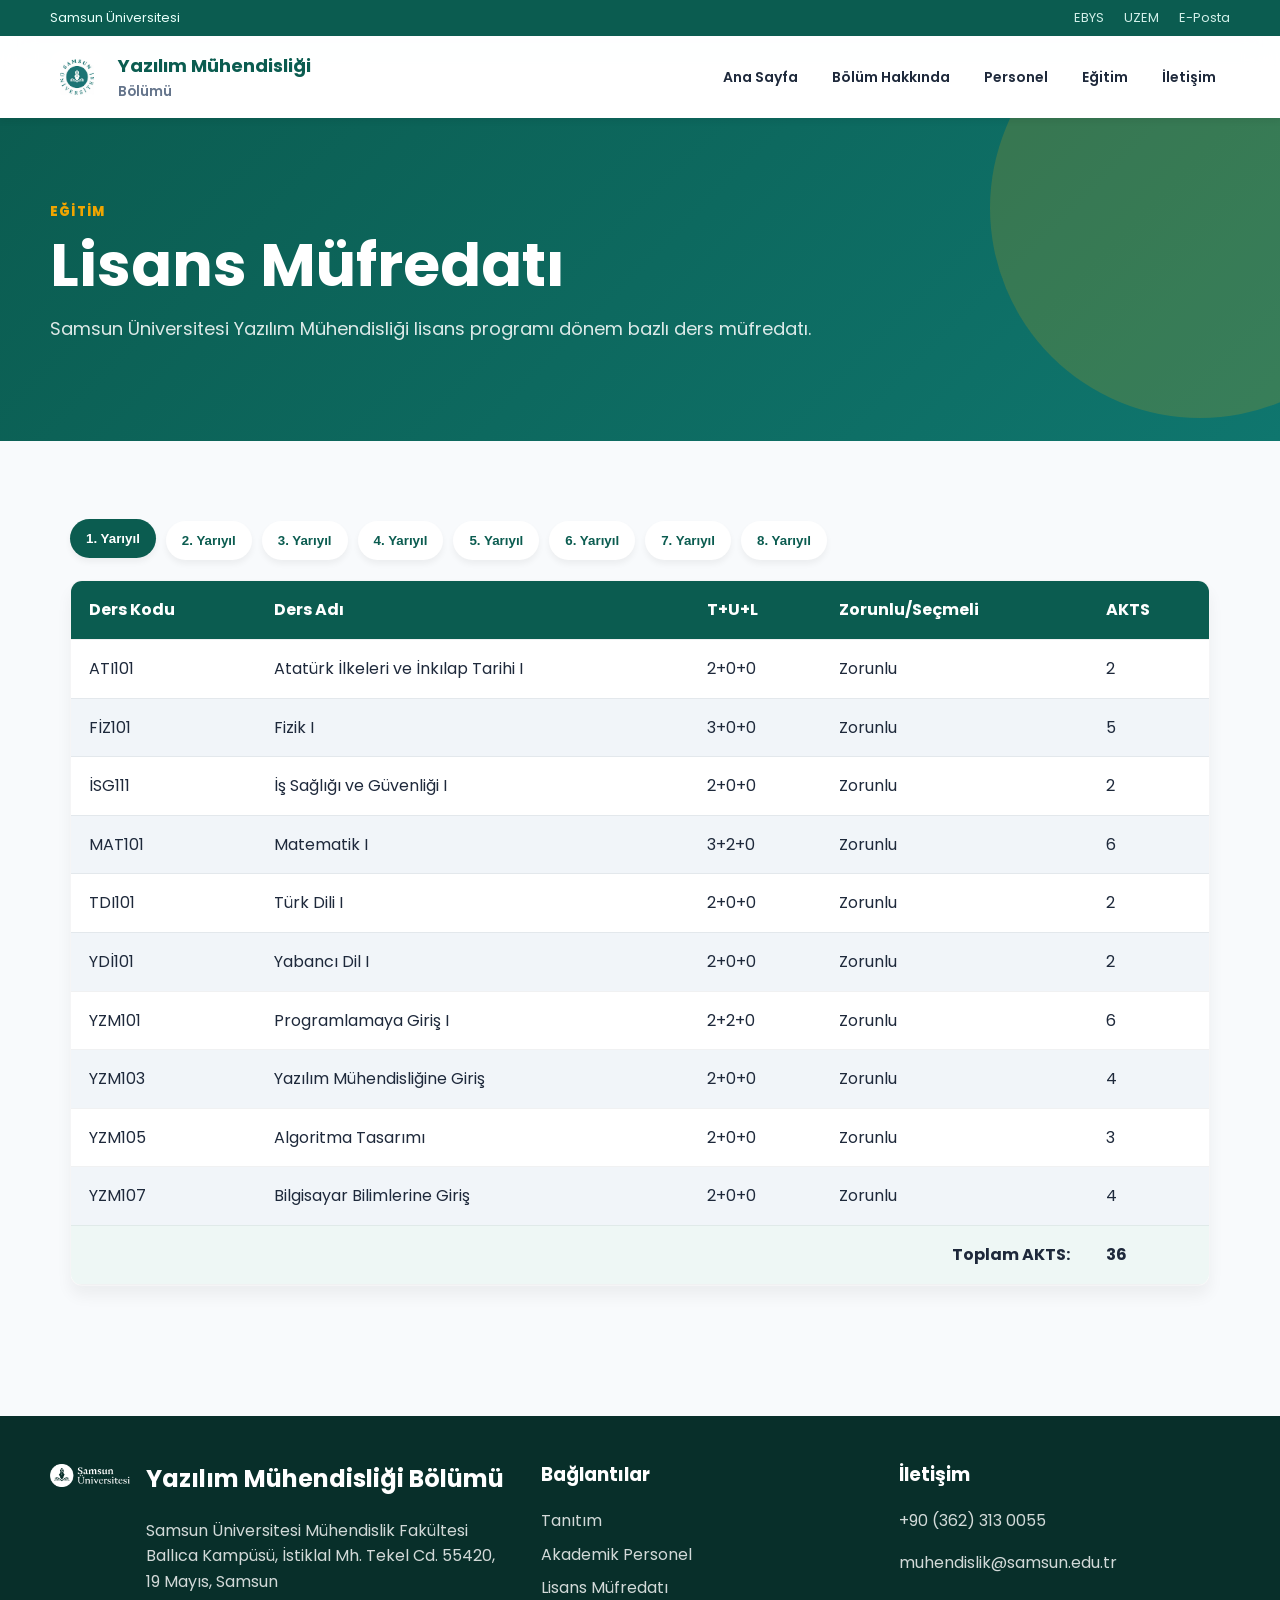
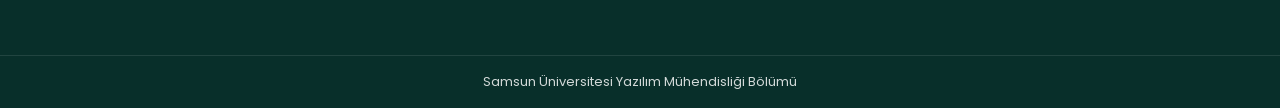
<file: lisans-mufredat.html>
<!doctype html>
<html lang="tr">
  <head>
    <meta charset="UTF-8" />
    <meta name="viewport" content="width=device-width, initial-scale=1.0" />
    <meta
      name="description"
      content="Samsun Üniversitesi Yazılım Mühendisliği Bölümü modern tanıtım sitesi"
    />
    <title>Lisans Müfredatı | Samsun Üniversitesi Yazılım Mühendisliği</title>
    <link rel="preconnect" href="https://fonts.googleapis.com" />
    <link rel="preconnect" href="https://fonts.gstatic.com" crossorigin />
    <link
      href="https://fonts.googleapis.com/css2?family=Poppins:wght@400;500;600;700;800&display=swap"
      rel="stylesheet"
    />
    <link rel="icon" href="images/SAMU_LOGO.jpg" type="image/jpeg" />
    <link rel="stylesheet" href="css/style.css" />
  </head>
  <body>
    <header class="site-header">
      <div class="topline">
        <div class="container topline-inner">
          <span>Samsun Üniversitesi</span>
          <nav>
            <a href="https://ebys.samsun.edu.tr/" target="_blank" rel="noopener">EBYS</a
            ><a href="https://uzem.samsun.edu.tr/" target="_blank" rel="noopener">UZEM</a
            ><a href="http://eposta.samsun.edu.tr/" target="_blank" rel="noopener">E-Posta</a>
          </nav>
        </div>
      </div>
      <div class="navbar">
        <div class="container nav-inner">
          <a class="brand" href="index.html"
            ><img
              src="images/SAMU_LOGO.jpg"
              alt="SÜ"
              class="logo-mark"
              style="background: white; box-shadow: none; object-fit: contain; padding: 2px"
            /><span><strong>Yazılım Mühendisliği</strong><small>Bölümü</small></span></a
          ><button class="menu-toggle" type="button" aria-label="Menüyü aç" aria-expanded="false">
            <span></span><span></span><span></span>
          </button>
          <ul class="nav-menu">
            <li><a href="index.html">Ana Sayfa</a></li>
            <li class="dropdown">
              <a href="tanitim.html">Bölüm Hakkında</a>
              <ul class="dropdown-menu">
                <li><a href="tanitim.html">Tanıtım</a></li>
                <li><a href="amaclar.html">Amaçlar ve Hedefler</a></li>
                <li><a href="vizyon-misyon.html">Vizyon - Misyon</a></li>
                <li><a href="yonetim.html">Yönetim</a></li>
                <li><a href="anabilim-dallari.html">Anabilim Dalları</a></li>
                <li><a href="kurullar.html">Kurul ve Komisyonlar</a></li>
              </ul>
            </li>
            <li class="dropdown">
              <a href="personel.html">Personel</a>
              <ul class="dropdown-menu">
                <li><a href="personel.html">Akademik Personel</a></li>
              </ul>
            </li>
            <li class="dropdown">
              <a href="lisans-mufredat.html">Eğitim</a>
              <ul class="dropdown-menu">
                <li><a class="active" href="lisans-mufredat.html">Lisans Müfredatı</a></li>
                <li><a href="lisansustu-mufredat.html">Lisansüstü Müfredatı</a></li>
              </ul>
            </li>
            <li><a href="iletisim.html">İletişim</a></li>
          </ul>
        </div>
      </div>
    </header>
    <main>
      <section class="page-hero">
        <div class="container page-hero-grid">
          <div>
            <span class="kicker">Eğitim</span>
            <h1>Lisans Müfredatı</h1>
            <p>
              Samsun Üniversitesi Yazılım Mühendisliği lisans programı dönem bazlı ders müfredatı.
            </p>
          </div>
        </div>
      </section>
      <section class="section container">
        <div class="tabs" data-tabs>
          <div class="tab-buttons">
            <button class="tab-button active" type="button" data-tab="term-0">1. Yarıyıl</button
            ><button class="tab-button" type="button" data-tab="term-1">2. Yarıyıl</button
            ><button class="tab-button" type="button" data-tab="term-2">3. Yarıyıl</button
            ><button class="tab-button" type="button" data-tab="term-3">4. Yarıyıl</button
            ><button class="tab-button" type="button" data-tab="term-4">5. Yarıyıl</button
            ><button class="tab-button" type="button" data-tab="term-5">6. Yarıyıl</button
            ><button class="tab-button" type="button" data-tab="term-6">7. Yarıyıl</button
            ><button class="tab-button" type="button" data-tab="term-7">8. Yarıyıl</button>
          </div>
          <section id="term-0" class="tab-panel active">
            <div class="table-card">
              <table>
                <thead>
                  <tr>
                    <th>Ders Kodu</th>
                    <th>Ders Adı</th>
                    <th>T+U+L</th>
                    <th>Zorunlu/Seçmeli</th>
                    <th>AKTS</th>
                  </tr>
                </thead>
                <tbody>
                  <tr>
                    <td>ATI101</td>
                    <td>Atatürk İlkeleri ve İnkılap Tarihi I</td>
                    <td>2+0+0</td>
                    <td>Zorunlu</td>
                    <td>2</td>
                  </tr>
                  <tr>
                    <td>FİZ101</td>
                    <td>Fizik I</td>
                    <td>3+0+0</td>
                    <td>Zorunlu</td>
                    <td>5</td>
                  </tr>
                  <tr>
                    <td>İSG111</td>
                    <td>İş Sağlığı ve Güvenliği I</td>
                    <td>2+0+0</td>
                    <td>Zorunlu</td>
                    <td>2</td>
                  </tr>
                  <tr>
                    <td>MAT101</td>
                    <td>Matematik I</td>
                    <td>3+2+0</td>
                    <td>Zorunlu</td>
                    <td>6</td>
                  </tr>
                  <tr>
                    <td>TDI101</td>
                    <td>Türk Dili I</td>
                    <td>2+0+0</td>
                    <td>Zorunlu</td>
                    <td>2</td>
                  </tr>
                  <tr>
                    <td>YDİ101</td>
                    <td>Yabancı Dil I</td>
                    <td>2+0+0</td>
                    <td>Zorunlu</td>
                    <td>2</td>
                  </tr>
                  <tr>
                    <td>YZM101</td>
                    <td>Programlamaya Giriş I</td>
                    <td>2+2+0</td>
                    <td>Zorunlu</td>
                    <td>6</td>
                  </tr>
                  <tr>
                    <td>YZM103</td>
                    <td>Yazılım Mühendisliğine Giriş</td>
                    <td>2+0+0</td>
                    <td>Zorunlu</td>
                    <td>4</td>
                  </tr>
                  <tr>
                    <td>YZM105</td>
                    <td>Algoritma Tasarımı</td>
                    <td>2+0+0</td>
                    <td>Zorunlu</td>
                    <td>3</td>
                  </tr>
                  <tr>
                    <td>YZM107</td>
                    <td>Bilgisayar Bilimlerine Giriş</td>
                    <td>2+0+0</td>
                    <td>Zorunlu</td>
                    <td>4</td>
                  </tr>
                  <tr style="background: #eef7f5; font-weight: bold">
                    <td colspan="4" style="text-align: right">Toplam AKTS:</td>
                    <td>36</td>
                  </tr>
                </tbody>
              </table>
            </div>
          </section>
          <section id="term-1" class="tab-panel">
            <div class="table-card">
              <table>
                <thead>
                  <tr>
                    <th>Ders Kodu</th>
                    <th>Ders Adı</th>
                    <th>T+U+L</th>
                    <th>Zorunlu/Seçmeli</th>
                    <th>AKTS</th>
                  </tr>
                </thead>
                <tbody>
                  <tr>
                    <td>ATI102</td>
                    <td>Atatürk İlkeleri ve İnkılap Tarihi II</td>
                    <td>2+0+0</td>
                    <td>Zorunlu</td>
                    <td>2</td>
                  </tr>
                  <tr>
                    <td>FİZ102</td>
                    <td>Fizik II</td>
                    <td>3+0+0</td>
                    <td>Zorunlu</td>
                    <td>5</td>
                  </tr>
                  <tr>
                    <td>İSG112</td>
                    <td>İş Sağlığı ve Güvenliği II</td>
                    <td>2+0+0</td>
                    <td>Zorunlu</td>
                    <td>2</td>
                  </tr>
                  <tr>
                    <td>MAT102</td>
                    <td>Matematik II</td>
                    <td>3+2+0</td>
                    <td>Zorunlu</td>
                    <td>6</td>
                  </tr>
                  <tr>
                    <td>MAT104</td>
                    <td>Ayrık Matematik</td>
                    <td>3+0+0</td>
                    <td>Zorunlu</td>
                    <td>4</td>
                  </tr>
                  <tr>
                    <td>MÜH102</td>
                    <td>Mühendislikte Sosyal Konular</td>
                    <td>2+0+0</td>
                    <td>Zorunlu</td>
                    <td>2</td>
                  </tr>
                  <tr>
                    <td>TDI102</td>
                    <td>Türk Dili II</td>
                    <td>2+0+0</td>
                    <td>Zorunlu</td>
                    <td>2</td>
                  </tr>
                  <tr>
                    <td>YDİ102</td>
                    <td>Yabancı Dil II</td>
                    <td>2+0+0</td>
                    <td>Zorunlu</td>
                    <td>2</td>
                  </tr>
                  <tr>
                    <td>YZM102</td>
                    <td>Programlamaya Giriş II</td>
                    <td>2+2+0</td>
                    <td>Zorunlu</td>
                    <td>6</td>
                  </tr>
                  <tr>
                    <td>YZM104</td>
                    <td>Bilgisayar Mimarisi ve Organizasyonu</td>
                    <td>3+0+0</td>
                    <td>Zorunlu</td>
                    <td>5</td>
                  </tr>
                  <tr style="background: #eef7f5; font-weight: bold">
                    <td colspan="4" style="text-align: right">Toplam AKTS:</td>
                    <td>36</td>
                  </tr>
                </tbody>
              </table>
            </div>
          </section>
          <section id="term-2" class="tab-panel">
            <div class="table-card">
              <table>
                <thead>
                  <tr>
                    <th>Ders Kodu</th>
                    <th>Ders Adı</th>
                    <th>T+U+L</th>
                    <th>Zorunlu/Seçmeli</th>
                    <th>AKTS</th>
                  </tr>
                </thead>
                <tbody>
                  <tr>
                    <td>MAT203</td>
                    <td>Lineer Cebir</td>
                    <td>3+0+0</td>
                    <td>Zorunlu</td>
                    <td>4</td>
                  </tr>
                  <tr>
                    <td>OBDE201</td>
                    <td>Bilimin Doğası ve Eleştirel Düşünce</td>
                    <td>2+0+0</td>
                    <td>Zorunlu</td>
                    <td>2</td>
                  </tr>
                  <tr>
                    <td>OYDİ201</td>
                    <td>Akademik İngilizce I</td>
                    <td>2+0+0</td>
                    <td>Zorunlu</td>
                    <td>3</td>
                  </tr>
                  <tr>
                    <td>YZM201</td>
                    <td>Yazılım Tasarımı ve Modelleme</td>
                    <td>2+2+0</td>
                    <td>Zorunlu</td>
                    <td>4</td>
                  </tr>
                  <tr>
                    <td>YZM203</td>
                    <td>Nesne Yönelimli Programlama</td>
                    <td>3+0+0</td>
                    <td>Zorunlu</td>
                    <td>5</td>
                  </tr>
                  <tr>
                    <td>YZM205</td>
                    <td>Nesne Yönelimli Programlama Lab.</td>
                    <td>0+2+0</td>
                    <td>Zorunlu</td>
                    <td>4</td>
                  </tr>
                  <tr>
                    <td>YZM207</td>
                    <td>Mantık Devreleri</td>
                    <td>3+2+0</td>
                    <td>Zorunlu</td>
                    <td>5</td>
                  </tr>
                  <tr>
                    <td>YZM209</td>
                    <td>Sayısal Görüntü İşleme</td>
                    <td>3+0+0</td>
                    <td>Zorunlu</td>
                    <td>3</td>
                  </tr>
                  <tr style="background: #eef7f5; font-weight: bold">
                    <td colspan="4" style="text-align: right">Toplam AKTS:</td>
                    <td>30</td>
                  </tr>
                </tbody>
              </table>
            </div>
          </section>
          <section id="term-3" class="tab-panel">
            <div class="table-card">
              <table>
                <thead>
                  <tr>
                    <th>Ders Kodu</th>
                    <th>Ders Adı</th>
                    <th>T+U+L</th>
                    <th>Zorunlu/Seçmeli</th>
                    <th>AKTS</th>
                  </tr>
                </thead>
                <tbody>
                  <tr>
                    <td>MAT204</td>
                    <td>Diferansiyel Denklemler</td>
                    <td>4+0+0</td>
                    <td>Zorunlu</td>
                    <td>6</td>
                  </tr>
                  <tr>
                    <td>OYDİ202</td>
                    <td>Akademik İngilizce II</td>
                    <td>2+0+0</td>
                    <td>Zorunlu</td>
                    <td>3</td>
                  </tr>
                  <tr>
                    <td>STJ100</td>
                    <td>Staj I</td>
                    <td>0+0+0</td>
                    <td>Zorunlu</td>
                    <td>10</td>
                  </tr>
                  <tr>
                    <td>YZM202</td>
                    <td>Veri Yapıları ve Algoritmalar</td>
                    <td>2+0+0</td>
                    <td>Zorunlu</td>
                    <td>5</td>
                  </tr>
                  <tr>
                    <td>YZM204</td>
                    <td>Veri Yapıları ve Algoritmalar Lab.</td>
                    <td>0+2+0</td>
                    <td>Zorunlu</td>
                    <td>4</td>
                  </tr>
                  <tr>
                    <td>YZM206</td>
                    <td>Olasılık ve İstatistik</td>
                    <td>2+0+0</td>
                    <td>Zorunlu</td>
                    <td>3</td>
                  </tr>
                  <tr>
                    <td>YZM208</td>
                    <td>Grafik Arayüz Tasarımı</td>
                    <td>2+2+0</td>
                    <td>Zorunlu</td>
                    <td>6</td>
                  </tr>
                  <tr>
                    <td>YZM210</td>
                    <td>Araştırma Yöntemleri ve Etik</td>
                    <td>3+0+0</td>
                    <td>Zorunlu</td>
                    <td>3</td>
                  </tr>
                  <tr style="background: #eef7f5; font-weight: bold">
                    <td colspan="4" style="text-align: right">Toplam AKTS:</td>
                    <td>40</td>
                  </tr>
                </tbody>
              </table>
            </div>
          </section>
          <section id="term-4" class="tab-panel">
            <div class="table-card">
              <table>
                <thead>
                  <tr>
                    <th>Ders Kodu</th>
                    <th>Ders Adı</th>
                    <th>T+U+L</th>
                    <th>Zorunlu/Seçmeli</th>
                    <th>AKTS</th>
                  </tr>
                </thead>
                <tbody>
                  <tr>
                    <td>MAT301</td>
                    <td>Numerik Yöntemler</td>
                    <td>3+0+0</td>
                    <td>Zorunlu</td>
                    <td>4</td>
                  </tr>
                  <tr>
                    <td>OYDİ301</td>
                    <td>Akademik İngilizce III</td>
                    <td>2+0+0</td>
                    <td>Zorunlu</td>
                    <td>3</td>
                  </tr>
                  <tr>
                    <td>YZM301</td>
                    <td>Yazılım Gerçekleme ve Test</td>
                    <td>2+1+0</td>
                    <td>Zorunlu</td>
                    <td>3</td>
                  </tr>
                  <tr>
                    <td>YZM303</td>
                    <td>Bilgisayar Ağları ve Veri İletişimi</td>
                    <td>1+2+0</td>
                    <td>Zorunlu</td>
                    <td>3</td>
                  </tr>
                  <tr>
                    <td>YZM305</td>
                    <td>Veri Tabanı ve Yönetim Sistemleri Lab.</td>
                    <td>0+2+0</td>
                    <td>Zorunlu</td>
                    <td>3</td>
                  </tr>
                  <tr>
                    <td>YZM307</td>
                    <td>Veri Tabanı ve Yönetim Sistemleri</td>
                    <td>2+0+0</td>
                    <td>Zorunlu</td>
                    <td>4</td>
                  </tr>
                  <tr>
                    <td>YZM309</td>
                    <td>Web Programlama</td>
                    <td>2+2+0</td>
                    <td>Zorunlu</td>
                    <td>4</td>
                  </tr>
                  <tr>
                    <td>OSD301</td>
                    <td>ORTAK SEÇMELİ DERS HAVUZU</td>
                    <td>-</td>
                    <td>Seçmeli</td>
                    <td>0</td>
                  </tr>
                  <tr>
                    <td>YZMSEÇ005</td>
                    <td>Mesleki Seçmeli Ders Havuzu</td>
                    <td>-</td>
                    <td>Seçmeli</td>
                    <td>6</td>
                  </tr>
                  <tr style="background: #eef7f5; font-weight: bold">
                    <td colspan="4" style="text-align: right">Toplam AKTS:</td>
                    <td>30</td>
                  </tr>
                </tbody>
              </table>
            </div>
            <h3
              style="margin-top: 28px; margin-bottom: 12px; color: var(--primary); font-size: 18px"
            >
              Gruplu Seçmeli Dersler
            </h3>
            <div class="table-card">
              <table>
                <thead>
                  <tr>
                    <th>Ders Kodu</th>
                    <th>Ders Adı</th>
                    <th>T+U+L</th>
                    <th>Zorunlu/Seçmeli</th>
                    <th>AKTS</th>
                  </tr>
                </thead>
                <tbody>
                  <tr>
                    <td>OSD101</td>
                    <td>Finansal Okuryazarlık</td>
                    <td>2+0+0</td>
                    <td>Seçmeli</td>
                    <td>3</td>
                  </tr>
                  <tr>
                    <td>OSD102</td>
                    <td>Uygarlık Tarihi</td>
                    <td>2+0+0</td>
                    <td>Seçmeli</td>
                    <td>3</td>
                  </tr>
                  <tr>
                    <td>OSD103</td>
                    <td>Kozmolojiye Giriş</td>
                    <td>2+0+0</td>
                    <td>Seçmeli</td>
                    <td>3</td>
                  </tr>
                  <tr>
                    <td>OSD104</td>
                    <td>Kent Kültürü</td>
                    <td>2+0+0</td>
                    <td>Seçmeli</td>
                    <td>3</td>
                  </tr>
                  <tr>
                    <td>OSD105</td>
                    <td>Demokrasi Tarihi</td>
                    <td>2+0+0</td>
                    <td>Seçmeli</td>
                    <td>3</td>
                  </tr>
                  <tr>
                    <td>OSD106</td>
                    <td>Kültürel Çalışmalar</td>
                    <td>2+0+0</td>
                    <td>Seçmeli</td>
                    <td>3</td>
                  </tr>
                  <tr>
                    <td>OSD107</td>
                    <td>Düşünce Tarihi</td>
                    <td>2+0+0</td>
                    <td>Seçmeli</td>
                    <td>3</td>
                  </tr>
                  <tr>
                    <td>OSD108</td>
                    <td>İslam Bilim Tarihi</td>
                    <td>2+0+0</td>
                    <td>Seçmeli</td>
                    <td>3</td>
                  </tr>
                  <tr>
                    <td>OSD109</td>
                    <td>İslam Felsefesi</td>
                    <td>2+0+0</td>
                    <td>Seçmeli</td>
                    <td>3</td>
                  </tr>
                  <tr>
                    <td>OSD110</td>
                    <td>Sanat Felsefesi</td>
                    <td>3+0+0</td>
                    <td>Seçmeli</td>
                    <td>3</td>
                  </tr>
                  <tr>
                    <td>OSD111</td>
                    <td>Yapay Zeka</td>
                    <td>2+0+0</td>
                    <td>Seçmeli</td>
                    <td>3</td>
                  </tr>
                  <tr>
                    <td>OSD112</td>
                    <td>Sağlıklı Yaşam, Beslenme ve Spor</td>
                    <td>2+0+0</td>
                    <td>Seçmeli</td>
                    <td>3</td>
                  </tr>
                  <tr>
                    <td>OSD113</td>
                    <td>Değerler Eğitimi</td>
                    <td>2+0+0</td>
                    <td>Seçmeli</td>
                    <td>3</td>
                  </tr>
                  <tr>
                    <td>OSD114</td>
                    <td>Ahlak Felsefesi</td>
                    <td>2+0+0</td>
                    <td>Seçmeli</td>
                    <td>3</td>
                  </tr>
                  <tr>
                    <td>OSD115</td>
                    <td>Sanat Tarihi</td>
                    <td>2+0+0</td>
                    <td>Seçmeli</td>
                    <td>3</td>
                  </tr>
                  <tr>
                    <td>OSD116</td>
                    <td>Gönüllülük Dersi</td>
                    <td>1+2+0</td>
                    <td>Seçmeli</td>
                    <td>4</td>
                  </tr>
                  <tr>
                    <td>OSD117</td>
                    <td>Kariyer Planlama</td>
                    <td>3+0+0</td>
                    <td>Seçmeli</td>
                    <td>2</td>
                  </tr>
                  <tr>
                    <td>OSD118</td>
                    <td>İş Sağlığı ve Güvenliği I</td>
                    <td>2+0+0</td>
                    <td>Seçmeli</td>
                    <td>3</td>
                  </tr>
                  <tr>
                    <td>OSD119</td>
                    <td>İş Sağlığı Ve Güvenliği II</td>
                    <td>2+0+0</td>
                    <td>Seçmeli</td>
                    <td>3</td>
                  </tr>
                  <tr>
                    <td>OSD120</td>
                    <td>Küreselleşme</td>
                    <td>2+0+0</td>
                    <td>Seçmeli</td>
                    <td>3</td>
                  </tr>
                  <tr>
                    <td>OSD121</td>
                    <td>Arkeolojiye Giriş</td>
                    <td>2+0+0</td>
                    <td>Seçmeli</td>
                    <td>3</td>
                  </tr>
                  <tr>
                    <td>OSD122</td>
                    <td>İnovasyon</td>
                    <td>2+0+0</td>
                    <td>Seçmeli</td>
                    <td>3</td>
                  </tr>
                  <tr>
                    <td>OSD123</td>
                    <td>Toplumsal Duyarlılık Projeleri</td>
                    <td>2+0+0</td>
                    <td>Seçmeli</td>
                    <td>3</td>
                  </tr>
                  <tr>
                    <td>OSD124</td>
                    <td>Hukuk ve Etik</td>
                    <td>2+0+0</td>
                    <td>Seçmeli</td>
                    <td>3</td>
                  </tr>
                  <tr>
                    <td>OSD125</td>
                    <td>Psikososyal Yaşam Becerileri</td>
                    <td>2+0+0</td>
                    <td>Seçmeli</td>
                    <td>3</td>
                  </tr>
                  <tr>
                    <td>YZM351</td>
                    <td>Güvenli Programlama</td>
                    <td>3+0+0</td>
                    <td>Seçmeli</td>
                    <td>6</td>
                  </tr>
                  <tr>
                    <td>YZM353</td>
                    <td>İleri Python Programlama</td>
                    <td>3+0+0</td>
                    <td>Seçmeli</td>
                    <td>6</td>
                  </tr>
                  <tr>
                    <td>YZM355</td>
                    <td>Kuantum Bilgi İşleme</td>
                    <td>3+0+0</td>
                    <td>Seçmeli</td>
                    <td>6</td>
                  </tr>
                  <tr>
                    <td>YZM357</td>
                    <td>Siber Güvenlik</td>
                    <td>3+0+0</td>
                    <td>Seçmeli</td>
                    <td>6</td>
                  </tr>
                  <tr>
                    <td>YZM359</td>
                    <td>Gömülü Sistemler</td>
                    <td>3+0+0</td>
                    <td>Seçmeli</td>
                    <td>6</td>
                  </tr>
                  <tr>
                    <td>YZM361</td>
                    <td>Bulut Bilişim</td>
                    <td>3+0+0</td>
                    <td>Seçmeli</td>
                    <td>6</td>
                  </tr>
                  <tr>
                    <td>YZM363</td>
                    <td>Blokzincirin Temelleri</td>
                    <td>3+0+0</td>
                    <td>Seçmeli</td>
                    <td>6</td>
                  </tr>
                  <tr>
                    <td>YZM365</td>
                    <td>Adli Bilişim</td>
                    <td>3+0+0</td>
                    <td>Seçmeli</td>
                    <td>6</td>
                  </tr>
                  <tr>
                    <td>YZM367</td>
                    <td>Paralel Programlama</td>
                    <td>3+0+0</td>
                    <td>Seçmeli</td>
                    <td>6</td>
                  </tr>
                  <tr>
                    <td>YZM369</td>
                    <td>Bulanık Mantık</td>
                    <td>3+0+0</td>
                    <td>Seçmeli</td>
                    <td>6</td>
                  </tr>
                  <tr>
                    <td>YZM371</td>
                    <td>Makine Öğrenmesi</td>
                    <td>3+0+0</td>
                    <td>Seçmeli</td>
                    <td>6</td>
                  </tr>
                  <tr>
                    <td>YZM373</td>
                    <td>Optimizasyon Teknikleri</td>
                    <td>3+0+0</td>
                    <td>Seçmeli</td>
                    <td>6</td>
                  </tr>
                  <tr>
                    <td>YZM375</td>
                    <td>Bilgisayar Grafikleri</td>
                    <td>3+0+0</td>
                    <td>Seçmeli</td>
                    <td>6</td>
                  </tr>
                  <tr>
                    <td>YZM377</td>
                    <td>Matlab Programlama</td>
                    <td>3+0+0</td>
                    <td>Seçmeli</td>
                    <td>6</td>
                  </tr>
                  <tr>
                    <td>YZM379</td>
                    <td>Ruby Programlama</td>
                    <td>3+0+0</td>
                    <td>Seçmeli</td>
                    <td>6</td>
                  </tr>
                  <tr>
                    <td>YZM381</td>
                    <td>Deneyim Mühendisliği</td>
                    <td>3+0+0</td>
                    <td>Seçmeli</td>
                    <td>6</td>
                  </tr>
                  <tr>
                    <td>YZM383</td>
                    <td>Fonksiyonel Programlama</td>
                    <td>3+0+0</td>
                    <td>Seçmeli</td>
                    <td>6</td>
                  </tr>
                  <tr>
                    <td>YZM385</td>
                    <td>Reaktif Programlama ve Sistemler</td>
                    <td>3+0+0</td>
                    <td>Seçmeli</td>
                    <td>6</td>
                  </tr>
                  <tr>
                    <td>YZM387</td>
                    <td>Veri Madenciliği ve Bilgi Keşfi</td>
                    <td>3+0+0</td>
                    <td>Seçmeli</td>
                    <td>6</td>
                  </tr>
                  <tr>
                    <td>YZM389</td>
                    <td>Sosyal Ağ Analizi</td>
                    <td>3+0+0</td>
                    <td>Seçmeli</td>
                    <td>6</td>
                  </tr>
                  <tr>
                    <td>YZM391</td>
                    <td>Derleyici Tasarımı</td>
                    <td>3+0+0</td>
                    <td>Seçmeli</td>
                    <td>6</td>
                  </tr>
                  <tr>
                    <td>YZM393</td>
                    <td>Yapay Sinir Ağları</td>
                    <td>3+0+0</td>
                    <td>Seçmeli</td>
                    <td>6</td>
                  </tr>
                  <tr>
                    <td>YZM395</td>
                    <td>Mühendislik Ekonomisi</td>
                    <td>3+0+0</td>
                    <td>Seçmeli</td>
                    <td>6</td>
                  </tr>
                  <tr>
                    <td>YZM397</td>
                    <td>Yazılım Proje Yönetimi</td>
                    <td>3+0+0</td>
                    <td>Seçmeli</td>
                    <td>6</td>
                  </tr>
                  <tr>
                    <td>YZM399</td>
                    <td>Sanal ve Artırılmış Gerçeklik</td>
                    <td>3+0+0</td>
                    <td>Seçmeli</td>
                    <td>6</td>
                  </tr>
                </tbody>
              </table>
            </div>
          </section>
          <section id="term-5" class="tab-panel">
            <div class="table-card">
              <table>
                <thead>
                  <tr>
                    <th>Ders Kodu</th>
                    <th>Ders Adı</th>
                    <th>T+U+L</th>
                    <th>Zorunlu/Seçmeli</th>
                    <th>AKTS</th>
                  </tr>
                </thead>
                <tbody>
                  <tr>
                    <td>OYDİ302</td>
                    <td>Akademik İngilizce IV</td>
                    <td>2+0+0</td>
                    <td>Zorunlu</td>
                    <td>3</td>
                  </tr>
                  <tr>
                    <td>STJ200</td>
                    <td>Staj II</td>
                    <td>0+0+0</td>
                    <td>Zorunlu</td>
                    <td>10</td>
                  </tr>
                  <tr>
                    <td>YZM302</td>
                    <td>Mikroişlemciler ve Programlama</td>
                    <td>1+2+0</td>
                    <td>Zorunlu</td>
                    <td>3</td>
                  </tr>
                  <tr>
                    <td>YZM304</td>
                    <td>Mobil Uygulama Geliştirme</td>
                    <td>1+2+0</td>
                    <td>Zorunlu</td>
                    <td>4</td>
                  </tr>
                  <tr>
                    <td>YZM306</td>
                    <td>İşletim Sistemleri</td>
                    <td>1+2+0</td>
                    <td>Zorunlu</td>
                    <td>3</td>
                  </tr>
                  <tr>
                    <td>YZM308</td>
                    <td>Yapay Zeka</td>
                    <td>1+2+0</td>
                    <td>Zorunlu</td>
                    <td>3</td>
                  </tr>
                  <tr>
                    <td>YZM310</td>
                    <td>Bitirme Projesi I</td>
                    <td>0+2+0</td>
                    <td>Zorunlu</td>
                    <td>2</td>
                  </tr>
                  <tr>
                    <td>OSD302</td>
                    <td>ORTAK SEÇMELİ DERS HAVUZU</td>
                    <td>-</td>
                    <td>Seçmeli</td>
                    <td>0</td>
                  </tr>
                  <tr>
                    <td>YZMSEÇ006</td>
                    <td>Mesleki Seçmeli Ders Havuzu</td>
                    <td>-</td>
                    <td>Seçmeli</td>
                    <td>6</td>
                  </tr>
                  <tr style="background: #eef7f5; font-weight: bold">
                    <td colspan="4" style="text-align: right">Toplam AKTS:</td>
                    <td>34</td>
                  </tr>
                </tbody>
              </table>
            </div>
            <h3
              style="margin-top: 28px; margin-bottom: 12px; color: var(--primary); font-size: 18px"
            >
              Gruplu Seçmeli Dersler
            </h3>
            <div class="table-card">
              <table>
                <thead>
                  <tr>
                    <th>Ders Kodu</th>
                    <th>Ders Adı</th>
                    <th>T+U+L</th>
                    <th>Zorunlu/Seçmeli</th>
                    <th>AKTS</th>
                  </tr>
                </thead>
                <tbody>
                  <tr>
                    <td>OSD101</td>
                    <td>Finansal Okuryazarlık</td>
                    <td>2+0+0</td>
                    <td>Seçmeli</td>
                    <td>3</td>
                  </tr>
                  <tr>
                    <td>OSD102</td>
                    <td>Uygarlık Tarihi</td>
                    <td>2+0+0</td>
                    <td>Seçmeli</td>
                    <td>3</td>
                  </tr>
                  <tr>
                    <td>OSD103</td>
                    <td>Kozmolojiye Giriş</td>
                    <td>2+0+0</td>
                    <td>Seçmeli</td>
                    <td>3</td>
                  </tr>
                  <tr>
                    <td>OSD104</td>
                    <td>Kent Kültürü</td>
                    <td>2+0+0</td>
                    <td>Seçmeli</td>
                    <td>3</td>
                  </tr>
                  <tr>
                    <td>OSD105</td>
                    <td>Demokrasi Tarihi</td>
                    <td>2+0+0</td>
                    <td>Seçmeli</td>
                    <td>3</td>
                  </tr>
                  <tr>
                    <td>OSD106</td>
                    <td>Kültürel Çalışmalar</td>
                    <td>2+0+0</td>
                    <td>Seçmeli</td>
                    <td>3</td>
                  </tr>
                  <tr>
                    <td>OSD107</td>
                    <td>Düşünce Tarihi</td>
                    <td>2+0+0</td>
                    <td>Seçmeli</td>
                    <td>3</td>
                  </tr>
                  <tr>
                    <td>OSD108</td>
                    <td>İslam Bilim Tarihi</td>
                    <td>2+0+0</td>
                    <td>Seçmeli</td>
                    <td>3</td>
                  </tr>
                  <tr>
                    <td>OSD109</td>
                    <td>İslam Felsefesi</td>
                    <td>2+0+0</td>
                    <td>Seçmeli</td>
                    <td>3</td>
                  </tr>
                  <tr>
                    <td>OSD110</td>
                    <td>Sanat Felsefesi</td>
                    <td>3+0+0</td>
                    <td>Seçmeli</td>
                    <td>3</td>
                  </tr>
                  <tr>
                    <td>OSD111</td>
                    <td>Yapay Zeka</td>
                    <td>2+0+0</td>
                    <td>Seçmeli</td>
                    <td>3</td>
                  </tr>
                  <tr>
                    <td>OSD112</td>
                    <td>Sağlıklı Yaşam, Beslenme ve Spor</td>
                    <td>2+0+0</td>
                    <td>Seçmeli</td>
                    <td>3</td>
                  </tr>
                  <tr>
                    <td>OSD113</td>
                    <td>Değerler Eğitimi</td>
                    <td>2+0+0</td>
                    <td>Seçmeli</td>
                    <td>3</td>
                  </tr>
                  <tr>
                    <td>OSD114</td>
                    <td>Ahlak Felsefesi</td>
                    <td>2+0+0</td>
                    <td>Seçmeli</td>
                    <td>3</td>
                  </tr>
                  <tr>
                    <td>OSD115</td>
                    <td>Sanat Tarihi</td>
                    <td>2+0+0</td>
                    <td>Seçmeli</td>
                    <td>3</td>
                  </tr>
                  <tr>
                    <td>OSD116</td>
                    <td>Gönüllülük Dersi</td>
                    <td>1+2+0</td>
                    <td>Seçmeli</td>
                    <td>4</td>
                  </tr>
                  <tr>
                    <td>OSD117</td>
                    <td>Kariyer Planlama</td>
                    <td>3+0+0</td>
                    <td>Seçmeli</td>
                    <td>2</td>
                  </tr>
                  <tr>
                    <td>OSD118</td>
                    <td>İş Sağlığı ve Güvenliği I</td>
                    <td>2+0+0</td>
                    <td>Seçmeli</td>
                    <td>3</td>
                  </tr>
                  <tr>
                    <td>OSD119</td>
                    <td>İş Sağlığı Ve Güvenliği II</td>
                    <td>2+0+0</td>
                    <td>Seçmeli</td>
                    <td>3</td>
                  </tr>
                  <tr>
                    <td>OSD120</td>
                    <td>Küreselleşme</td>
                    <td>2+0+0</td>
                    <td>Seçmeli</td>
                    <td>3</td>
                  </tr>
                  <tr>
                    <td>OSD121</td>
                    <td>Arkeolojiye Giriş</td>
                    <td>2+0+0</td>
                    <td>Seçmeli</td>
                    <td>3</td>
                  </tr>
                  <tr>
                    <td>OSD122</td>
                    <td>İnovasyon</td>
                    <td>2+0+0</td>
                    <td>Seçmeli</td>
                    <td>3</td>
                  </tr>
                  <tr>
                    <td>OSD123</td>
                    <td>Toplumsal Duyarlılık Projeleri</td>
                    <td>2+0+0</td>
                    <td>Seçmeli</td>
                    <td>3</td>
                  </tr>
                  <tr>
                    <td>OSD124</td>
                    <td>Hukuk ve Etik</td>
                    <td>2+0+0</td>
                    <td>Seçmeli</td>
                    <td>3</td>
                  </tr>
                  <tr>
                    <td>OSD125</td>
                    <td>Psikososyal Yaşam Becerileri</td>
                    <td>2+0+0</td>
                    <td>Seçmeli</td>
                    <td>3</td>
                  </tr>
                  <tr>
                    <td>YZM350</td>
                    <td>İleri Java Programlama</td>
                    <td>3+0+0</td>
                    <td>Seçmeli</td>
                    <td>6</td>
                  </tr>
                  <tr>
                    <td>YZM352</td>
                    <td>Oyun Tasarımı ve Programlama</td>
                    <td>3+0+0</td>
                    <td>Seçmeli</td>
                    <td>6</td>
                  </tr>
                  <tr>
                    <td>YZM354</td>
                    <td>Büyük Veri</td>
                    <td>3+0+0</td>
                    <td>Seçmeli</td>
                    <td>6</td>
                  </tr>
                  <tr>
                    <td>YZM356</td>
                    <td>Kuantum Programlama</td>
                    <td>3+0+0</td>
                    <td>Seçmeli</td>
                    <td>6</td>
                  </tr>
                  <tr>
                    <td>YZM358</td>
                    <td>Doğal Dil İşleme</td>
                    <td>3+0+0</td>
                    <td>Seçmeli</td>
                    <td>6</td>
                  </tr>
                  <tr>
                    <td>YZM360</td>
                    <td>Ağ ve Bilgi Güvenliği</td>
                    <td>3+0+0</td>
                    <td>Seçmeli</td>
                    <td>6</td>
                  </tr>
                  <tr>
                    <td>YZM362</td>
                    <td>Derin Öğrenme</td>
                    <td>3+0+0</td>
                    <td>Seçmeli</td>
                    <td>6</td>
                  </tr>
                  <tr>
                    <td>YZM364</td>
                    <td>Robot Programlama</td>
                    <td>3+0+0</td>
                    <td>Seçmeli</td>
                    <td>6</td>
                  </tr>
                  <tr>
                    <td>YZM366</td>
                    <td>Sistem Modelleme ve Simülasyon</td>
                    <td>3+0+0</td>
                    <td>Seçmeli</td>
                    <td>6</td>
                  </tr>
                  <tr>
                    <td>YZM368</td>
                    <td>Prompt Mühendisliği</td>
                    <td>3+0+0</td>
                    <td>Seçmeli</td>
                    <td>6</td>
                  </tr>
                  <tr>
                    <td>YZM370</td>
                    <td>Ruby on Rails Uygulama Geliştirme</td>
                    <td>3+0+0</td>
                    <td>Seçmeli</td>
                    <td>6</td>
                  </tr>
                  <tr>
                    <td>YZM372</td>
                    <td>Nesnelerin İnterneti</td>
                    <td>3+0+0</td>
                    <td>Seçmeli</td>
                    <td>6</td>
                  </tr>
                  <tr>
                    <td>YZM374</td>
                    <td>Yazılım Mimarisi ve Tasarım Kalıpları</td>
                    <td>3+0+0</td>
                    <td>Seçmeli</td>
                    <td>6</td>
                  </tr>
                  <tr>
                    <td>YZM376</td>
                    <td>Kriptografi</td>
                    <td>3+0+0</td>
                    <td>Seçmeli</td>
                    <td>6</td>
                  </tr>
                  <tr>
                    <td>YZM378</td>
                    <td>Algoritma Analizi</td>
                    <td>3+0+0</td>
                    <td>Seçmeli</td>
                    <td>6</td>
                  </tr>
                  <tr>
                    <td>YZM380</td>
                    <td>İnsan Bilgisayar Etkileşimi</td>
                    <td>3+0+0</td>
                    <td>Seçmeli</td>
                    <td>6</td>
                  </tr>
                  <tr>
                    <td>YZM382</td>
                    <td>Linux Sistem Yönetimi ve Kabuk Programlama</td>
                    <td>3+0+0</td>
                    <td>Seçmeli</td>
                    <td>6</td>
                  </tr>
                  <tr>
                    <td>YZM384</td>
                    <td>Kablosuz İletişim Ağları</td>
                    <td>3+0+0</td>
                    <td>Seçmeli</td>
                    <td>6</td>
                  </tr>
                  <tr>
                    <td>YZM386</td>
                    <td>Sanal Gerçeklik</td>
                    <td>3+0+0</td>
                    <td>Seçmeli</td>
                    <td>6</td>
                  </tr>
                  <tr>
                    <td>YZM388</td>
                    <td>Biyometrik Tanıma Sistemleri</td>
                    <td>3+0+0</td>
                    <td>Seçmeli</td>
                    <td>6</td>
                  </tr>
                  <tr>
                    <td>YZM390</td>
                    <td>Çoklu Ortam Yazılım Geliştirme</td>
                    <td>3+0+0</td>
                    <td>Seçmeli</td>
                    <td>6</td>
                  </tr>
                  <tr>
                    <td>YZM392</td>
                    <td>Haskel Programlama</td>
                    <td>3+0+0</td>
                    <td>Seçmeli</td>
                    <td>6</td>
                  </tr>
                  <tr>
                    <td>YZM394</td>
                    <td>Otomata Teorisi ve Biçimsel Diller</td>
                    <td>3+0+0</td>
                    <td>Seçmeli</td>
                    <td>6</td>
                  </tr>
                  <tr>
                    <td>YZM396</td>
                    <td>Grafik Programlama</td>
                    <td>3+0+0</td>
                    <td>Seçmeli</td>
                    <td>6</td>
                  </tr>
                  <tr>
                    <td>YZM398</td>
                    <td>Ruby Programlama</td>
                    <td>3+0+0</td>
                    <td>Seçmeli</td>
                    <td>6</td>
                  </tr>
                </tbody>
              </table>
            </div>
          </section>
          <section id="term-6" class="tab-panel">
            <div class="table-card">
              <table>
                <thead>
                  <tr>
                    <th>Ders Kodu</th>
                    <th>Ders Adı</th>
                    <th>T+U+L</th>
                    <th>Zorunlu/Seçmeli</th>
                    <th>AKTS</th>
                  </tr>
                </thead>
                <tbody>
                  <tr>
                    <td>YZM401</td>
                    <td>Bitirme Projesi II</td>
                    <td>0+2+0</td>
                    <td>Zorunlu</td>
                    <td>6</td>
                  </tr>
                  <tr>
                    <td>YZMSEÇ007</td>
                    <td>Mesleki Seçmeli Ders Havuzu</td>
                    <td>-</td>
                    <td>Seçmeli</td>
                    <td>6</td>
                  </tr>
                  <tr style="background: #eef7f5; font-weight: bold">
                    <td colspan="4" style="text-align: right">Toplam AKTS:</td>
                    <td>12</td>
                  </tr>
                </tbody>
              </table>
            </div>
            <h3
              style="margin-top: 28px; margin-bottom: 12px; color: var(--primary); font-size: 18px"
            >
              Gruplu Seçmeli Dersler
            </h3>
            <div class="table-card">
              <table>
                <thead>
                  <tr>
                    <th>Ders Kodu</th>
                    <th>Ders Adı</th>
                    <th>T+U+L</th>
                    <th>Zorunlu/Seçmeli</th>
                    <th>AKTS</th>
                  </tr>
                </thead>
                <tbody>
                  <tr>
                    <td>YZM351</td>
                    <td>Güvenli Programlama</td>
                    <td>3+0+0</td>
                    <td>Seçmeli</td>
                    <td>6</td>
                  </tr>
                  <tr>
                    <td>YZM353</td>
                    <td>İleri Python Programlama</td>
                    <td>3+0+0</td>
                    <td>Seçmeli</td>
                    <td>6</td>
                  </tr>
                  <tr>
                    <td>YZM355</td>
                    <td>Kuantum Bilgi İşleme</td>
                    <td>3+0+0</td>
                    <td>Seçmeli</td>
                    <td>6</td>
                  </tr>
                  <tr>
                    <td>YZM357</td>
                    <td>Siber Güvenlik</td>
                    <td>3+0+0</td>
                    <td>Seçmeli</td>
                    <td>6</td>
                  </tr>
                  <tr>
                    <td>YZM359</td>
                    <td>Gömülü Sistemler</td>
                    <td>3+0+0</td>
                    <td>Seçmeli</td>
                    <td>6</td>
                  </tr>
                  <tr>
                    <td>YZM361</td>
                    <td>Bulut Bilişim</td>
                    <td>3+0+0</td>
                    <td>Seçmeli</td>
                    <td>6</td>
                  </tr>
                  <tr>
                    <td>YZM363</td>
                    <td>Blokzincirin Temelleri</td>
                    <td>3+0+0</td>
                    <td>Seçmeli</td>
                    <td>6</td>
                  </tr>
                  <tr>
                    <td>YZM365</td>
                    <td>Adli Bilişim</td>
                    <td>3+0+0</td>
                    <td>Seçmeli</td>
                    <td>6</td>
                  </tr>
                  <tr>
                    <td>YZM367</td>
                    <td>Paralel Programlama</td>
                    <td>3+0+0</td>
                    <td>Seçmeli</td>
                    <td>6</td>
                  </tr>
                  <tr>
                    <td>YZM369</td>
                    <td>Bulanık Mantık</td>
                    <td>3+0+0</td>
                    <td>Seçmeli</td>
                    <td>6</td>
                  </tr>
                  <tr>
                    <td>YZM371</td>
                    <td>Makine Öğrenmesi</td>
                    <td>3+0+0</td>
                    <td>Seçmeli</td>
                    <td>6</td>
                  </tr>
                  <tr>
                    <td>YZM373</td>
                    <td>Optimizasyon Teknikleri</td>
                    <td>3+0+0</td>
                    <td>Seçmeli</td>
                    <td>6</td>
                  </tr>
                  <tr>
                    <td>YZM375</td>
                    <td>Bilgisayar Grafikleri</td>
                    <td>3+0+0</td>
                    <td>Seçmeli</td>
                    <td>6</td>
                  </tr>
                  <tr>
                    <td>YZM377</td>
                    <td>Matlab Programlama</td>
                    <td>3+0+0</td>
                    <td>Seçmeli</td>
                    <td>6</td>
                  </tr>
                  <tr>
                    <td>YZM379</td>
                    <td>Ruby Programlama</td>
                    <td>3+0+0</td>
                    <td>Seçmeli</td>
                    <td>6</td>
                  </tr>
                  <tr>
                    <td>YZM381</td>
                    <td>Deneyim Mühendisliği</td>
                    <td>3+0+0</td>
                    <td>Seçmeli</td>
                    <td>6</td>
                  </tr>
                  <tr>
                    <td>YZM383</td>
                    <td>Fonksiyonel Programlama</td>
                    <td>3+0+0</td>
                    <td>Seçmeli</td>
                    <td>6</td>
                  </tr>
                  <tr>
                    <td>YZM385</td>
                    <td>Reaktif Programlama ve Sistemler</td>
                    <td>3+0+0</td>
                    <td>Seçmeli</td>
                    <td>6</td>
                  </tr>
                  <tr>
                    <td>YZM387</td>
                    <td>Veri Madenciliği ve Bilgi Keşfi</td>
                    <td>3+0+0</td>
                    <td>Seçmeli</td>
                    <td>6</td>
                  </tr>
                  <tr>
                    <td>YZM389</td>
                    <td>Sosyal Ağ Analizi</td>
                    <td>3+0+0</td>
                    <td>Seçmeli</td>
                    <td>6</td>
                  </tr>
                  <tr>
                    <td>YZM391</td>
                    <td>Derleyici Tasarımı</td>
                    <td>3+0+0</td>
                    <td>Seçmeli</td>
                    <td>6</td>
                  </tr>
                  <tr>
                    <td>YZM393</td>
                    <td>Yapay Sinir Ağları</td>
                    <td>3+0+0</td>
                    <td>Seçmeli</td>
                    <td>6</td>
                  </tr>
                  <tr>
                    <td>YZM395</td>
                    <td>Mühendislik Ekonomisi</td>
                    <td>3+0+0</td>
                    <td>Seçmeli</td>
                    <td>6</td>
                  </tr>
                  <tr>
                    <td>YZM397</td>
                    <td>Yazılım Proje Yönetimi</td>
                    <td>3+0+0</td>
                    <td>Seçmeli</td>
                    <td>6</td>
                  </tr>
                  <tr>
                    <td>YZM399</td>
                    <td>Sanal ve Artırılmış Gerçeklik</td>
                    <td>3+0+0</td>
                    <td>Seçmeli</td>
                    <td>6</td>
                  </tr>
                </tbody>
              </table>
            </div>
          </section>
          <section id="term-7" class="tab-panel">
            <div class="table-card">
              <table>
                <thead>
                  <tr>
                    <th>Ders Kodu</th>
                    <th>Ders Adı</th>
                    <th>T+U+L</th>
                    <th>Zorunlu/Seçmeli</th>
                    <th>AKTS</th>
                  </tr>
                </thead>
                <tbody>
                  <tr>
                    <td>YZM402</td>
                    <td>İşletmede Mesleki Eğitim</td>
                    <td>5+20+0</td>
                    <td>Seçmeli</td>
                    <td>30</td>
                  </tr>
                  <tr>
                    <td>YZMSEÇ008</td>
                    <td>Mesleki Seçmeli Ders Havuzu</td>
                    <td>-</td>
                    <td>Seçmeli</td>
                    <td>6</td>
                  </tr>
                  <tr style="background: #eef7f5; font-weight: bold">
                    <td colspan="4" style="text-align: right">Toplam AKTS:</td>
                    <td>36</td>
                  </tr>
                </tbody>
              </table>
            </div>
            <h3
              style="margin-top: 28px; margin-bottom: 12px; color: var(--primary); font-size: 18px"
            >
              Gruplu Seçmeli Dersler
            </h3>
            <div class="table-card">
              <table>
                <thead>
                  <tr>
                    <th>Ders Kodu</th>
                    <th>Ders Adı</th>
                    <th>T+U+L</th>
                    <th>Zorunlu/Seçmeli</th>
                    <th>AKTS</th>
                  </tr>
                </thead>
                <tbody>
                  <tr>
                    <td>YZM350</td>
                    <td>İleri Java Programlama</td>
                    <td>3+0+0</td>
                    <td>Seçmeli</td>
                    <td>6</td>
                  </tr>
                  <tr>
                    <td>YZM352</td>
                    <td>Oyun Tasarımı ve Programlama</td>
                    <td>3+0+0</td>
                    <td>Seçmeli</td>
                    <td>6</td>
                  </tr>
                  <tr>
                    <td>YZM354</td>
                    <td>Büyük Veri</td>
                    <td>3+0+0</td>
                    <td>Seçmeli</td>
                    <td>6</td>
                  </tr>
                  <tr>
                    <td>YZM356</td>
                    <td>Kuantum Programlama</td>
                    <td>3+0+0</td>
                    <td>Seçmeli</td>
                    <td>6</td>
                  </tr>
                  <tr>
                    <td>YZM358</td>
                    <td>Doğal Dil İşleme</td>
                    <td>3+0+0</td>
                    <td>Seçmeli</td>
                    <td>6</td>
                  </tr>
                  <tr>
                    <td>YZM360</td>
                    <td>Ağ ve Bilgi Güvenliği</td>
                    <td>3+0+0</td>
                    <td>Seçmeli</td>
                    <td>6</td>
                  </tr>
                  <tr>
                    <td>YZM362</td>
                    <td>Derin Öğrenme</td>
                    <td>3+0+0</td>
                    <td>Seçmeli</td>
                    <td>6</td>
                  </tr>
                  <tr>
                    <td>YZM364</td>
                    <td>Robot Programlama</td>
                    <td>3+0+0</td>
                    <td>Seçmeli</td>
                    <td>6</td>
                  </tr>
                  <tr>
                    <td>YZM366</td>
                    <td>Sistem Modelleme ve Simülasyon</td>
                    <td>3+0+0</td>
                    <td>Seçmeli</td>
                    <td>6</td>
                  </tr>
                  <tr>
                    <td>YZM368</td>
                    <td>Prompt Mühendisliği</td>
                    <td>3+0+0</td>
                    <td>Seçmeli</td>
                    <td>6</td>
                  </tr>
                  <tr>
                    <td>YZM370</td>
                    <td>Ruby on Rails Uygulama Geliştirme</td>
                    <td>3+0+0</td>
                    <td>Seçmeli</td>
                    <td>6</td>
                  </tr>
                  <tr>
                    <td>YZM372</td>
                    <td>Nesnelerin İnterneti</td>
                    <td>3+0+0</td>
                    <td>Seçmeli</td>
                    <td>6</td>
                  </tr>
                  <tr>
                    <td>YZM374</td>
                    <td>Yazılım Mimarisi ve Tasarım Kalıpları</td>
                    <td>3+0+0</td>
                    <td>Seçmeli</td>
                    <td>6</td>
                  </tr>
                  <tr>
                    <td>YZM376</td>
                    <td>Kriptografi</td>
                    <td>3+0+0</td>
                    <td>Seçmeli</td>
                    <td>6</td>
                  </tr>
                  <tr>
                    <td>YZM378</td>
                    <td>Algoritma Analizi</td>
                    <td>3+0+0</td>
                    <td>Seçmeli</td>
                    <td>6</td>
                  </tr>
                  <tr>
                    <td>YZM380</td>
                    <td>İnsan Bilgisayar Etkileşimi</td>
                    <td>3+0+0</td>
                    <td>Seçmeli</td>
                    <td>6</td>
                  </tr>
                  <tr>
                    <td>YZM382</td>
                    <td>Linux Sistem Yönetimi ve Kabuk Programlama</td>
                    <td>3+0+0</td>
                    <td>Seçmeli</td>
                    <td>6</td>
                  </tr>
                  <tr>
                    <td>YZM384</td>
                    <td>Kablosuz İletişim Ağları</td>
                    <td>3+0+0</td>
                    <td>Seçmeli</td>
                    <td>6</td>
                  </tr>
                  <tr>
                    <td>YZM386</td>
                    <td>Sanal Gerçeklik</td>
                    <td>3+0+0</td>
                    <td>Seçmeli</td>
                    <td>6</td>
                  </tr>
                  <tr>
                    <td>YZM388</td>
                    <td>Biyometrik Tanıma Sistemleri</td>
                    <td>3+0+0</td>
                    <td>Seçmeli</td>
                    <td>6</td>
                  </tr>
                  <tr>
                    <td>YZM390</td>
                    <td>Çoklu Ortam Yazılım Geliştirme</td>
                    <td>3+0+0</td>
                    <td>Seçmeli</td>
                    <td>6</td>
                  </tr>
                  <tr>
                    <td>YZM392</td>
                    <td>Haskel Programlama</td>
                    <td>3+0+0</td>
                    <td>Seçmeli</td>
                    <td>6</td>
                  </tr>
                  <tr>
                    <td>YZM394</td>
                    <td>Otomata Teorisi ve Biçimsel Diller</td>
                    <td>3+0+0</td>
                    <td>Seçmeli</td>
                    <td>6</td>
                  </tr>
                  <tr>
                    <td>YZM396</td>
                    <td>Grafik Programlama</td>
                    <td>3+0+0</td>
                    <td>Seçmeli</td>
                    <td>6</td>
                  </tr>
                  <tr>
                    <td>YZM398</td>
                    <td>Ruby Programlama</td>
                    <td>3+0+0</td>
                    <td>Seçmeli</td>
                    <td>6</td>
                  </tr>
                </tbody>
              </table>
            </div>
          </section>
        </div>
      </section>
    </main>
    <footer class="site-footer">
      <div class="container footer-grid">
        <section style="display: flex; gap: 16px; align-items: start">
          <img
            src="images/beyaz-samu-logo.png"
            alt="Samsun Üniversitesi"
            style="width: 80px; margin-top: 4px"
          />
          <div>
            <h2 style="margin-top: 0">Yazılım Mühendisliği Bölümü</h2>
            <p>
              Samsun Üniversitesi Mühendislik Fakültesi Ballıca Kampüsü, İstiklal Mh. Tekel Cd.
              55420, 19 Mayıs, Samsun
            </p>
          </div>
        </section>
        <section>
          <h3>Bağlantılar</h3>
          <a href="tanitim.html">Tanıtım</a><a href="personel.html">Akademik Personel</a
          ><a href="lisans-mufredat.html">Lisans Müfredatı</a>
        </section>
        <section>
          <h3>İletişim</h3>
          <p>+90 (362) 313 0055</p>
          <p>muhendislik@samsun.edu.tr</p>
        </section>
      </div>
      <div class="footer-bottom">Samsun Üniversitesi Yazılım Mühendisliği Bölümü</div>
    </footer>
    <script src="js/script.js"></script>
  </body>
</html>
</file>
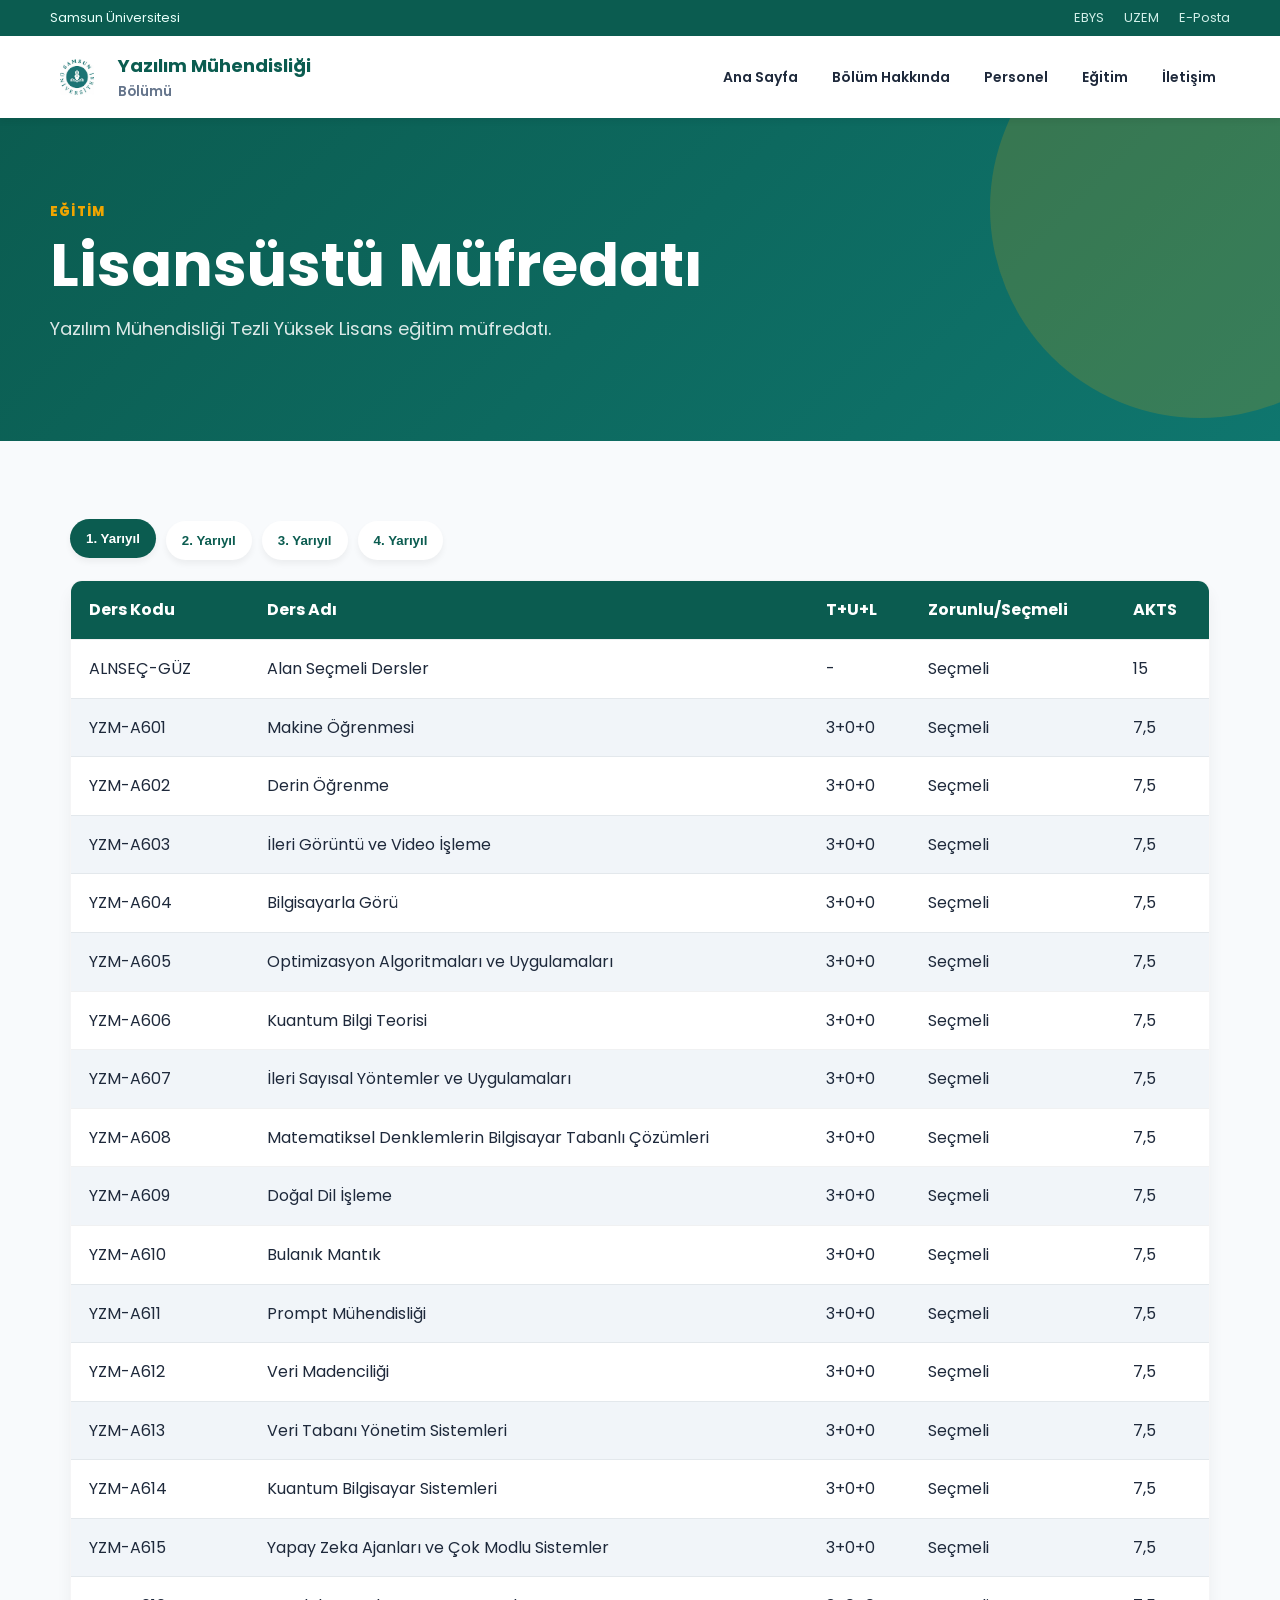
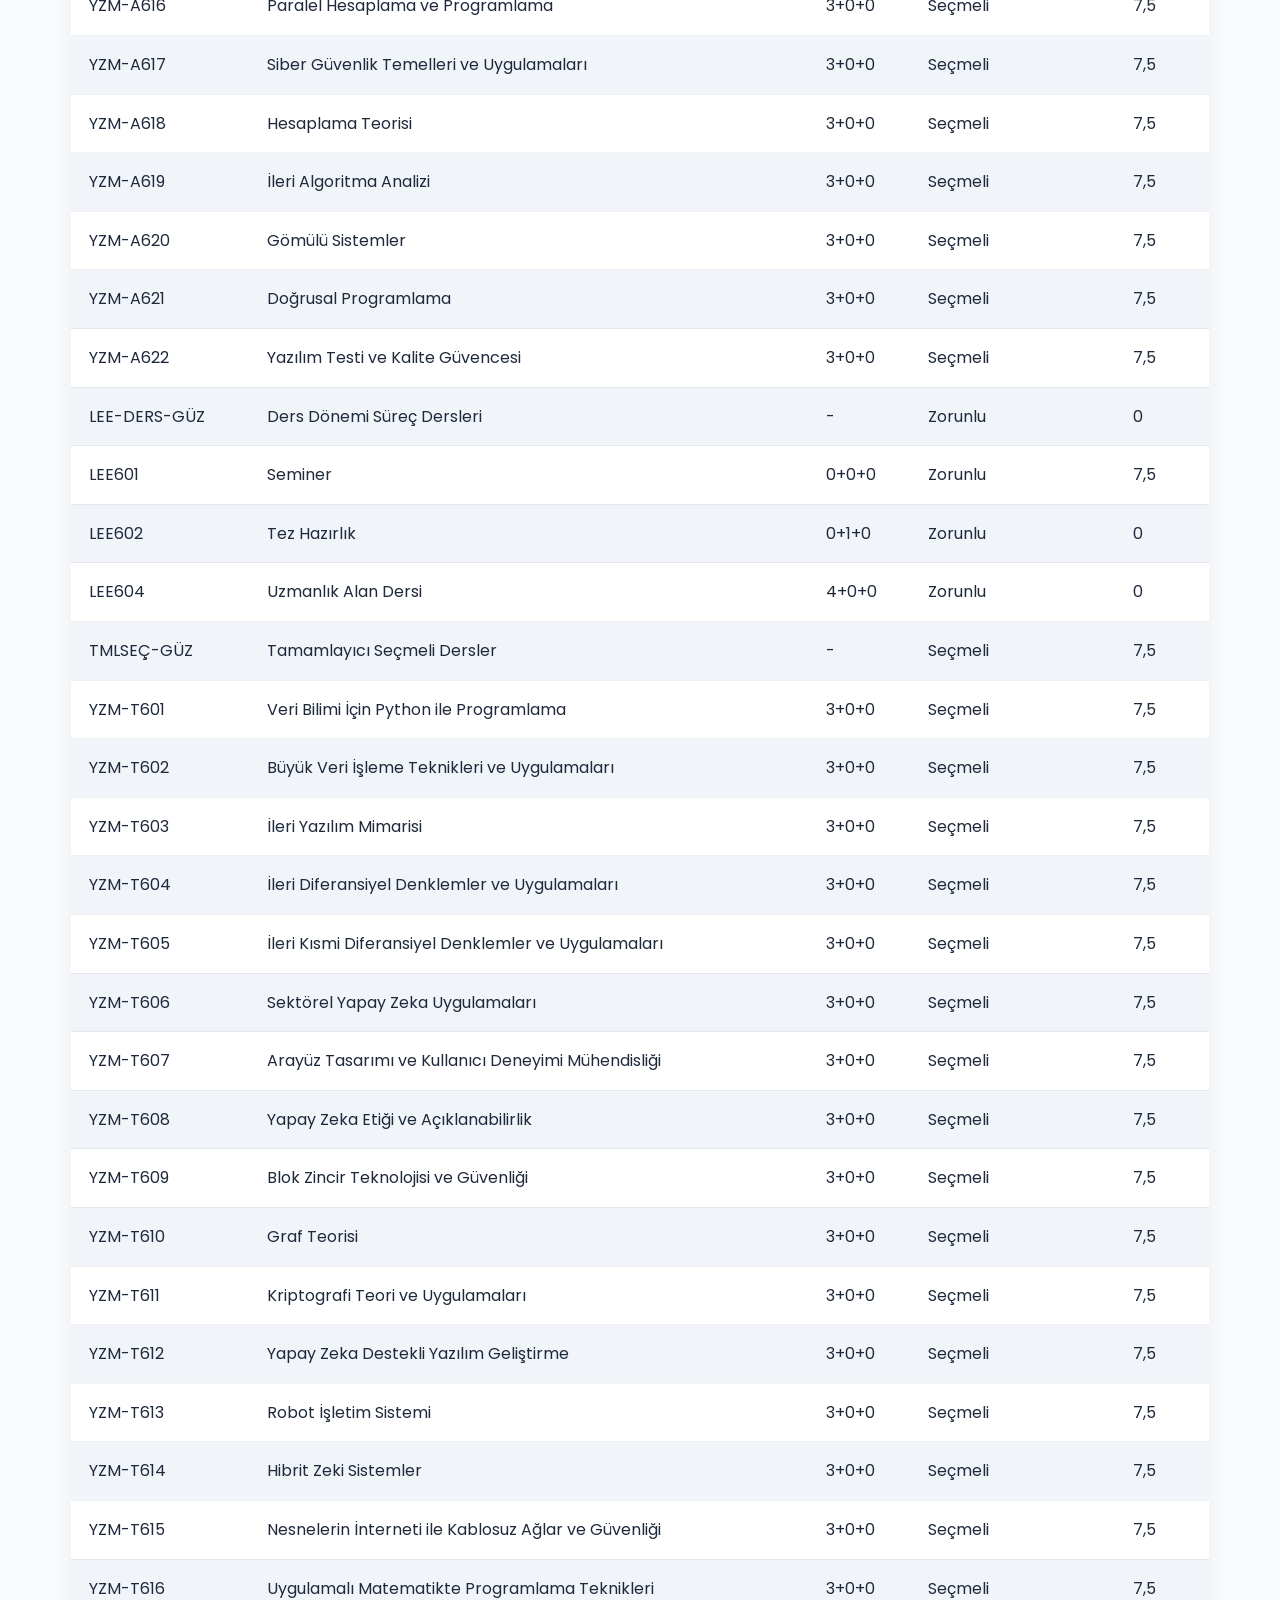
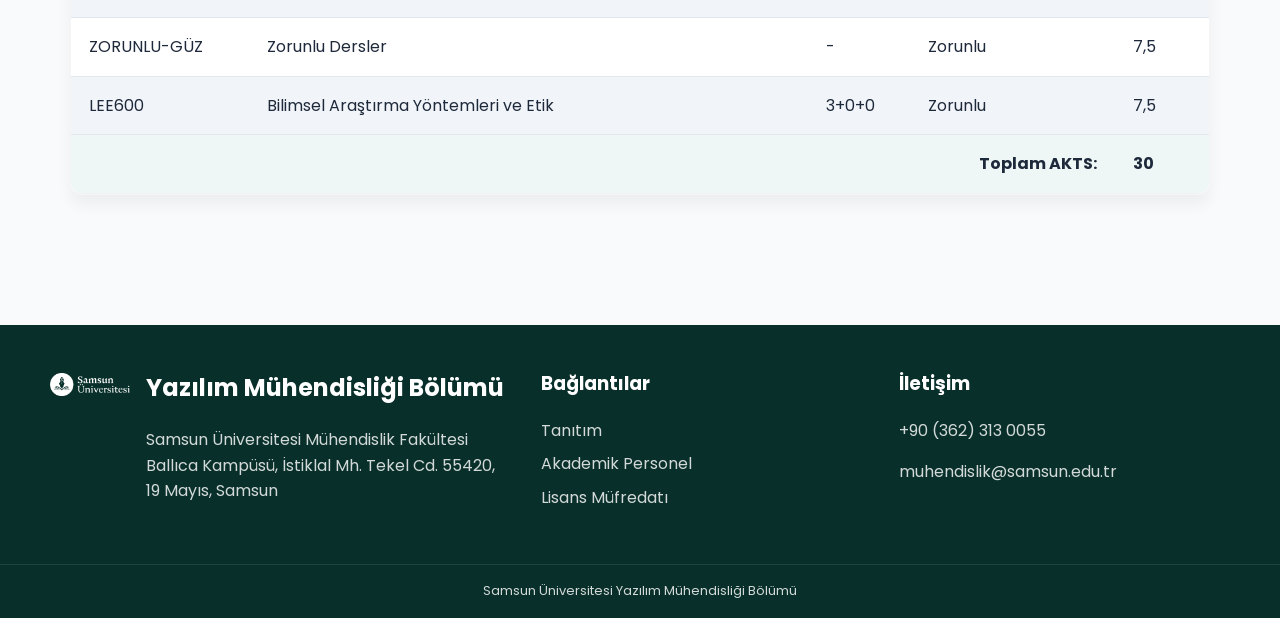
<file: lisansustu-mufredat.html>
<!doctype html>
<html lang="tr">
  <head>
    <meta charset="UTF-8" />
    <meta name="viewport" content="width=device-width, initial-scale=1.0" />
    <meta
      name="description"
      content="Samsun Üniversitesi Yazılım Mühendisliği Bölümü modern tanıtım sitesi"
    />
    <title>Lisansüstü Müfredatı | Samsun Üniversitesi Yazılım Mühendisliği</title>
    <link rel="preconnect" href="https://fonts.googleapis.com" />
    <link rel="preconnect" href="https://fonts.gstatic.com" crossorigin />
    <link
      href="https://fonts.googleapis.com/css2?family=Poppins:wght@400;500;600;700;800&display=swap"
      rel="stylesheet"
    />
    <link rel="icon" href="images/SAMU_LOGO.jpg" type="image/jpeg" />
    <link rel="stylesheet" href="css/style.css" />
  </head>
  <body>
    <header class="site-header">
      <div class="topline">
        <div class="container topline-inner">
          <span>Samsun Üniversitesi</span>
          <nav>
            <a href="https://ebys.samsun.edu.tr/" target="_blank" rel="noopener">EBYS</a
            ><a href="https://uzem.samsun.edu.tr/" target="_blank" rel="noopener">UZEM</a
            ><a href="http://eposta.samsun.edu.tr/" target="_blank" rel="noopener">E-Posta</a>
          </nav>
        </div>
      </div>
      <div class="navbar">
        <div class="container nav-inner">
          <a class="brand" href="index.html"
            ><img
              src="images/SAMU_LOGO.jpg"
              alt="SÜ"
              class="logo-mark"
              style="background: white; box-shadow: none; object-fit: contain; padding: 2px"
            /><span><strong>Yazılım Mühendisliği</strong><small>Bölümü</small></span></a
          ><button class="menu-toggle" type="button" aria-label="Menüyü aç" aria-expanded="false">
            <span></span><span></span><span></span>
          </button>
          <ul class="nav-menu">
            <li><a href="index.html">Ana Sayfa</a></li>
            <li class="dropdown">
              <a href="tanitim.html">Bölüm Hakkında</a>
              <ul class="dropdown-menu">
                <li><a href="tanitim.html">Tanıtım</a></li>
                <li><a href="amaclar.html">Amaçlar ve Hedefler</a></li>
                <li><a href="vizyon-misyon.html">Vizyon - Misyon</a></li>
                <li><a href="yonetim.html">Yönetim</a></li>
                <li><a href="anabilim-dallari.html">Anabilim Dalları</a></li>
                <li><a href="kurullar.html">Kurul ve Komisyonlar</a></li>
              </ul>
            </li>
            <li class="dropdown">
              <a href="personel.html">Personel</a>
              <ul class="dropdown-menu">
                <li><a href="personel.html">Akademik Personel</a></li>
              </ul>
            </li>
            <li class="dropdown">
              <a href="lisans-mufredat.html">Eğitim</a>
              <ul class="dropdown-menu">
                <li><a href="lisans-mufredat.html">Lisans Müfredatı</a></li>
                <li><a class="active" href="lisansustu-mufredat.html">Lisansüstü Müfredatı</a></li>
              </ul>
            </li>
            <li><a href="iletisim.html">İletişim</a></li>
          </ul>
        </div>
      </div>
    </header>
    <main>
      <section class="page-hero">
        <div class="container page-hero-grid">
          <div>
            <span class="kicker">Eğitim</span>
            <h1>Lisansüstü Müfredatı</h1>
            <p>Yazılım Mühendisliği Tezli Yüksek Lisans eğitim müfredatı.</p>
          </div>
        </div>
      </section>
      <section class="section container">
        <div class="tabs" data-tabs>
          <div class="tab-buttons">
            <button class="tab-button active" type="button" data-tab="term-0">1. Yarıyıl</button>
            <button class="tab-button" type="button" data-tab="term-1">2. Yarıyıl</button>
            <button class="tab-button" type="button" data-tab="term-2">3. Yarıyıl</button>
            <button class="tab-button" type="button" data-tab="term-3">4. Yarıyıl</button>
          </div>

          <section id="term-0" class="tab-panel active">
            <div class="table-card">
              <table>
                <thead>
                  <tr>
                    <th>Ders Kodu</th>
                    <th>Ders Adı</th>
                    <th>T+U+L</th>
                    <th>Zorunlu/Seçmeli</th>
                    <th>AKTS</th>
                  </tr>
                </thead>
                <tbody>
                  <tr>
                    <td>ALNSEÇ-GÜZ</td>
                    <td>Alan Seçmeli Dersler</td>
                    <td>-</td>
                    <td>Seçmeli</td>
                    <td>15</td>
                  </tr>
                  <tr>
                    <td>YZM-A601</td>
                    <td>Makine Öğrenmesi</td>
                    <td>3+0+0</td>
                    <td>Seçmeli</td>
                    <td>7,5</td>
                  </tr>
                  <tr>
                    <td>YZM-A602</td>
                    <td>Derin Öğrenme</td>
                    <td>3+0+0</td>
                    <td>Seçmeli</td>
                    <td>7,5</td>
                  </tr>
                  <tr>
                    <td>YZM-A603</td>
                    <td>İleri Görüntü ve Video İşleme</td>
                    <td>3+0+0</td>
                    <td>Seçmeli</td>
                    <td>7,5</td>
                  </tr>
                  <tr>
                    <td>YZM-A604</td>
                    <td>Bilgisayarla Görü</td>
                    <td>3+0+0</td>
                    <td>Seçmeli</td>
                    <td>7,5</td>
                  </tr>
                  <tr>
                    <td>YZM-A605</td>
                    <td>Optimizasyon Algoritmaları ve Uygulamaları</td>
                    <td>3+0+0</td>
                    <td>Seçmeli</td>
                    <td>7,5</td>
                  </tr>
                  <tr>
                    <td>YZM-A606</td>
                    <td>Kuantum Bilgi Teorisi</td>
                    <td>3+0+0</td>
                    <td>Seçmeli</td>
                    <td>7,5</td>
                  </tr>
                  <tr>
                    <td>YZM-A607</td>
                    <td>İleri Sayısal Yöntemler ve Uygulamaları</td>
                    <td>3+0+0</td>
                    <td>Seçmeli</td>
                    <td>7,5</td>
                  </tr>
                  <tr>
                    <td>YZM-A608</td>
                    <td>Matematiksel Denklemlerin Bilgisayar Tabanlı Çözümleri</td>
                    <td>3+0+0</td>
                    <td>Seçmeli</td>
                    <td>7,5</td>
                  </tr>
                  <tr>
                    <td>YZM-A609</td>
                    <td>Doğal Dil İşleme</td>
                    <td>3+0+0</td>
                    <td>Seçmeli</td>
                    <td>7,5</td>
                  </tr>
                  <tr>
                    <td>YZM-A610</td>
                    <td>Bulanık Mantık</td>
                    <td>3+0+0</td>
                    <td>Seçmeli</td>
                    <td>7,5</td>
                  </tr>
                  <tr>
                    <td>YZM-A611</td>
                    <td>Prompt Mühendisliği</td>
                    <td>3+0+0</td>
                    <td>Seçmeli</td>
                    <td>7,5</td>
                  </tr>
                  <tr>
                    <td>YZM-A612</td>
                    <td>Veri Madenciliği</td>
                    <td>3+0+0</td>
                    <td>Seçmeli</td>
                    <td>7,5</td>
                  </tr>
                  <tr>
                    <td>YZM-A613</td>
                    <td>Veri Tabanı Yönetim Sistemleri</td>
                    <td>3+0+0</td>
                    <td>Seçmeli</td>
                    <td>7,5</td>
                  </tr>
                  <tr>
                    <td>YZM-A614</td>
                    <td>Kuantum Bilgisayar Sistemleri</td>
                    <td>3+0+0</td>
                    <td>Seçmeli</td>
                    <td>7,5</td>
                  </tr>
                  <tr>
                    <td>YZM-A615</td>
                    <td>Yapay Zeka Ajanları ve Çok Modlu Sistemler</td>
                    <td>3+0+0</td>
                    <td>Seçmeli</td>
                    <td>7,5</td>
                  </tr>
                  <tr>
                    <td>YZM-A616</td>
                    <td>Paralel Hesaplama ve Programlama</td>
                    <td>3+0+0</td>
                    <td>Seçmeli</td>
                    <td>7,5</td>
                  </tr>
                  <tr>
                    <td>YZM-A617</td>
                    <td>Siber Güvenlik Temelleri ve Uygulamaları</td>
                    <td>3+0+0</td>
                    <td>Seçmeli</td>
                    <td>7,5</td>
                  </tr>
                  <tr>
                    <td>YZM-A618</td>
                    <td>Hesaplama Teorisi</td>
                    <td>3+0+0</td>
                    <td>Seçmeli</td>
                    <td>7,5</td>
                  </tr>
                  <tr>
                    <td>YZM-A619</td>
                    <td>İleri Algoritma Analizi</td>
                    <td>3+0+0</td>
                    <td>Seçmeli</td>
                    <td>7,5</td>
                  </tr>
                  <tr>
                    <td>YZM-A620</td>
                    <td>Gömülü Sistemler</td>
                    <td>3+0+0</td>
                    <td>Seçmeli</td>
                    <td>7,5</td>
                  </tr>
                  <tr>
                    <td>YZM-A621</td>
                    <td>Doğrusal Programlama</td>
                    <td>3+0+0</td>
                    <td>Seçmeli</td>
                    <td>7,5</td>
                  </tr>
                  <tr>
                    <td>YZM-A622</td>
                    <td>Yazılım Testi ve Kalite Güvencesi</td>
                    <td>3+0+0</td>
                    <td>Seçmeli</td>
                    <td>7,5</td>
                  </tr>
                  <tr>
                    <td>LEE-DERS-GÜZ</td>
                    <td>Ders Dönemi Süreç Dersleri</td>
                    <td>-</td>
                    <td>Zorunlu</td>
                    <td>0</td>
                  </tr>
                  <tr>
                    <td>LEE601</td>
                    <td>Seminer</td>
                    <td>0+0+0</td>
                    <td>Zorunlu</td>
                    <td>7,5</td>
                  </tr>
                  <tr>
                    <td>LEE602</td>
                    <td>Tez Hazırlık</td>
                    <td>0+1+0</td>
                    <td>Zorunlu</td>
                    <td>0</td>
                  </tr>
                  <tr>
                    <td>LEE604</td>
                    <td>Uzmanlık Alan Dersi</td>
                    <td>4+0+0</td>
                    <td>Zorunlu</td>
                    <td>0</td>
                  </tr>
                  <tr>
                    <td>TMLSEÇ-GÜZ</td>
                    <td>Tamamlayıcı Seçmeli Dersler</td>
                    <td>-</td>
                    <td>Seçmeli</td>
                    <td>7,5</td>
                  </tr>
                  <tr>
                    <td>YZM-T601</td>
                    <td>Veri Bilimi İçin Python ile Programlama</td>
                    <td>3+0+0</td>
                    <td>Seçmeli</td>
                    <td>7,5</td>
                  </tr>
                  <tr>
                    <td>YZM-T602</td>
                    <td>Büyük Veri İşleme Teknikleri ve Uygulamaları</td>
                    <td>3+0+0</td>
                    <td>Seçmeli</td>
                    <td>7,5</td>
                  </tr>
                  <tr>
                    <td>YZM-T603</td>
                    <td>İleri Yazılım Mimarisi</td>
                    <td>3+0+0</td>
                    <td>Seçmeli</td>
                    <td>7,5</td>
                  </tr>
                  <tr>
                    <td>YZM-T604</td>
                    <td>İleri Diferansiyel Denklemler ve Uygulamaları</td>
                    <td>3+0+0</td>
                    <td>Seçmeli</td>
                    <td>7,5</td>
                  </tr>
                  <tr>
                    <td>YZM-T605</td>
                    <td>İleri Kısmi Diferansiyel Denklemler ve Uygulamaları</td>
                    <td>3+0+0</td>
                    <td>Seçmeli</td>
                    <td>7,5</td>
                  </tr>
                  <tr>
                    <td>YZM-T606</td>
                    <td>Sektörel Yapay Zeka Uygulamaları</td>
                    <td>3+0+0</td>
                    <td>Seçmeli</td>
                    <td>7,5</td>
                  </tr>
                  <tr>
                    <td>YZM-T607</td>
                    <td>Arayüz Tasarımı ve Kullanıcı Deneyimi Mühendisliği</td>
                    <td>3+0+0</td>
                    <td>Seçmeli</td>
                    <td>7,5</td>
                  </tr>
                  <tr>
                    <td>YZM-T608</td>
                    <td>Yapay Zeka Etiği ve Açıklanabilirlik</td>
                    <td>3+0+0</td>
                    <td>Seçmeli</td>
                    <td>7,5</td>
                  </tr>
                  <tr>
                    <td>YZM-T609</td>
                    <td>Blok Zincir Teknolojisi ve Güvenliği</td>
                    <td>3+0+0</td>
                    <td>Seçmeli</td>
                    <td>7,5</td>
                  </tr>
                  <tr>
                    <td>YZM-T610</td>
                    <td>Graf Teorisi</td>
                    <td>3+0+0</td>
                    <td>Seçmeli</td>
                    <td>7,5</td>
                  </tr>
                  <tr>
                    <td>YZM-T611</td>
                    <td>Kriptografi Teori ve Uygulamaları</td>
                    <td>3+0+0</td>
                    <td>Seçmeli</td>
                    <td>7,5</td>
                  </tr>
                  <tr>
                    <td>YZM-T612</td>
                    <td>Yapay Zeka Destekli Yazılım Geliştirme</td>
                    <td>3+0+0</td>
                    <td>Seçmeli</td>
                    <td>7,5</td>
                  </tr>
                  <tr>
                    <td>YZM-T613</td>
                    <td>Robot İşletim Sistemi</td>
                    <td>3+0+0</td>
                    <td>Seçmeli</td>
                    <td>7,5</td>
                  </tr>
                  <tr>
                    <td>YZM-T614</td>
                    <td>Hibrit Zeki Sistemler</td>
                    <td>3+0+0</td>
                    <td>Seçmeli</td>
                    <td>7,5</td>
                  </tr>
                  <tr>
                    <td>YZM-T615</td>
                    <td>Nesnelerin İnterneti ile Kablosuz Ağlar ve Güvenliği</td>
                    <td>3+0+0</td>
                    <td>Seçmeli</td>
                    <td>7,5</td>
                  </tr>
                  <tr>
                    <td>YZM-T616</td>
                    <td>Uygulamalı Matematikte Programlama Teknikleri</td>
                    <td>3+0+0</td>
                    <td>Seçmeli</td>
                    <td>7,5</td>
                  </tr>
                  <tr>
                    <td>ZORUNLU-GÜZ</td>
                    <td>Zorunlu Dersler</td>
                    <td>-</td>
                    <td>Zorunlu</td>
                    <td>7,5</td>
                  </tr>
                  <tr>
                    <td>LEE600</td>
                    <td>Bilimsel Araştırma Yöntemleri ve Etik</td>
                    <td>3+0+0</td>
                    <td>Zorunlu</td>
                    <td>7,5</td>
                  </tr>
                  <tr style="background: #eef7f5; font-weight: bold">
                    <td colspan="4" style="text-align: right">Toplam AKTS:</td>
                    <td>30</td>
                  </tr>
                </tbody>
              </table>
            </div>
          </section>
          <section id="term-1" class="tab-panel">
            <div class="table-card">
              <table>
                <thead>
                  <tr>
                    <th>Ders Kodu</th>
                    <th>Ders Adı</th>
                    <th>T+U+L</th>
                    <th>Zorunlu/Seçmeli</th>
                    <th>AKTS</th>
                  </tr>
                </thead>
                <tbody>
                  <tr>
                    <td>ALNSEÇ-BAHAR</td>
                    <td>Alan Seçmeli Dersler</td>
                    <td>-</td>
                    <td>Seçmeli</td>
                    <td>15</td>
                  </tr>
                  <tr>
                    <td>YZM-A601</td>
                    <td>Makine Öğrenmesi</td>
                    <td>3+0+0</td>
                    <td>Seçmeli</td>
                    <td>7,5</td>
                  </tr>
                  <tr>
                    <td>YZM-A602</td>
                    <td>Derin Öğrenme</td>
                    <td>3+0+0</td>
                    <td>Seçmeli</td>
                    <td>7,5</td>
                  </tr>
                  <tr>
                    <td>YZM-A603</td>
                    <td>İleri Görüntü ve Video İşleme</td>
                    <td>3+0+0</td>
                    <td>Seçmeli</td>
                    <td>7,5</td>
                  </tr>
                  <tr>
                    <td>YZM-A604</td>
                    <td>Bilgisayarla Görü</td>
                    <td>3+0+0</td>
                    <td>Seçmeli</td>
                    <td>7,5</td>
                  </tr>
                  <tr>
                    <td>YZM-A605</td>
                    <td>Optimizasyon Algoritmaları ve Uygulamaları</td>
                    <td>3+0+0</td>
                    <td>Seçmeli</td>
                    <td>7,5</td>
                  </tr>
                  <tr>
                    <td>YZM-A606</td>
                    <td>Kuantum Bilgi Teorisi</td>
                    <td>3+0+0</td>
                    <td>Seçmeli</td>
                    <td>7,5</td>
                  </tr>
                  <tr>
                    <td>YZM-A607</td>
                    <td>İleri Sayısal Yöntemler ve Uygulamaları</td>
                    <td>3+0+0</td>
                    <td>Seçmeli</td>
                    <td>7,5</td>
                  </tr>
                  <tr>
                    <td>YZM-A608</td>
                    <td>Matematiksel Denklemlerin Bilgisayar Tabanlı Çözümleri</td>
                    <td>3+0+0</td>
                    <td>Seçmeli</td>
                    <td>7,5</td>
                  </tr>
                  <tr>
                    <td>YZM-A609</td>
                    <td>Doğal Dil İşleme</td>
                    <td>3+0+0</td>
                    <td>Seçmeli</td>
                    <td>7,5</td>
                  </tr>
                  <tr>
                    <td>YZM-A610</td>
                    <td>Bulanık Mantık</td>
                    <td>3+0+0</td>
                    <td>Seçmeli</td>
                    <td>7,5</td>
                  </tr>
                  <tr>
                    <td>YZM-A611</td>
                    <td>Prompt Mühendisliği</td>
                    <td>3+0+0</td>
                    <td>Seçmeli</td>
                    <td>7,5</td>
                  </tr>
                  <tr>
                    <td>YZM-A612</td>
                    <td>Veri Madenciliği</td>
                    <td>3+0+0</td>
                    <td>Seçmeli</td>
                    <td>7,5</td>
                  </tr>
                  <tr>
                    <td>YZM-A613</td>
                    <td>Veri Tabanı Yönetim Sistemleri</td>
                    <td>3+0+0</td>
                    <td>Seçmeli</td>
                    <td>7,5</td>
                  </tr>
                  <tr>
                    <td>YZM-A614</td>
                    <td>Kuantum Bilgisayar Sistemleri</td>
                    <td>3+0+0</td>
                    <td>Seçmeli</td>
                    <td>7,5</td>
                  </tr>
                  <tr>
                    <td>YZM-A615</td>
                    <td>Yapay Zeka Ajanları ve Çok Modlu Sistemler</td>
                    <td>3+0+0</td>
                    <td>Seçmeli</td>
                    <td>7,5</td>
                  </tr>
                  <tr>
                    <td>YZM-A616</td>
                    <td>Paralel Hesaplama ve Programlama</td>
                    <td>3+0+0</td>
                    <td>Seçmeli</td>
                    <td>7,5</td>
                  </tr>
                  <tr>
                    <td>YZM-A617</td>
                    <td>Siber Güvenlik Temelleri ve Uygulamaları</td>
                    <td>3+0+0</td>
                    <td>Seçmeli</td>
                    <td>7,5</td>
                  </tr>
                  <tr>
                    <td>YZM-A618</td>
                    <td>Hesaplama Teorisi</td>
                    <td>3+0+0</td>
                    <td>Seçmeli</td>
                    <td>7,5</td>
                  </tr>
                  <tr>
                    <td>YZM-A619</td>
                    <td>İleri Algoritma Analizi</td>
                    <td>3+0+0</td>
                    <td>Seçmeli</td>
                    <td>7,5</td>
                  </tr>
                  <tr>
                    <td>YZM-A620</td>
                    <td>Gömülü Sistemler</td>
                    <td>3+0+0</td>
                    <td>Seçmeli</td>
                    <td>7,5</td>
                  </tr>
                  <tr>
                    <td>YZM-A621</td>
                    <td>Doğrusal Programlama</td>
                    <td>3+0+0</td>
                    <td>Seçmeli</td>
                    <td>7,5</td>
                  </tr>
                  <tr>
                    <td>YZM-A622</td>
                    <td>Yazılım Testi ve Kalite Güvencesi</td>
                    <td>3+0+0</td>
                    <td>Seçmeli</td>
                    <td>7,5</td>
                  </tr>
                  <tr>
                    <td>LEE-DERS-BAHAR</td>
                    <td>Ders Dönemi Süreç Dersleri</td>
                    <td>-</td>
                    <td>Zorunlu</td>
                    <td>0</td>
                  </tr>
                  <tr>
                    <td>LEE601</td>
                    <td>Seminer</td>
                    <td>0+0+0</td>
                    <td>Zorunlu</td>
                    <td>7,5</td>
                  </tr>
                  <tr>
                    <td>LEE602</td>
                    <td>Tez Hazırlık</td>
                    <td>0+1+0</td>
                    <td>Zorunlu</td>
                    <td>0</td>
                  </tr>
                  <tr>
                    <td>LEE604</td>
                    <td>Uzmanlık Alan Dersi</td>
                    <td>4+0+0</td>
                    <td>Zorunlu</td>
                    <td>0</td>
                  </tr>
                  <tr>
                    <td>TMLSEÇ-BAHAR</td>
                    <td>Tamamlayıcı Seçmeli Dersler</td>
                    <td>-</td>
                    <td>Seçmeli</td>
                    <td>7,5</td>
                  </tr>
                  <tr>
                    <td>YZM-T601</td>
                    <td>Veri Bilimi İçin Python ile Programlama</td>
                    <td>3+0+0</td>
                    <td>Seçmeli</td>
                    <td>7,5</td>
                  </tr>
                  <tr>
                    <td>YZM-T602</td>
                    <td>Büyük Veri İşleme Teknikleri ve Uygulamaları</td>
                    <td>3+0+0</td>
                    <td>Seçmeli</td>
                    <td>7,5</td>
                  </tr>
                  <tr>
                    <td>YZM-T603</td>
                    <td>İleri Yazılım Mimarisi</td>
                    <td>3+0+0</td>
                    <td>Seçmeli</td>
                    <td>7,5</td>
                  </tr>
                  <tr>
                    <td>YZM-T604</td>
                    <td>İleri Diferansiyel Denklemler ve Uygulamaları</td>
                    <td>3+0+0</td>
                    <td>Seçmeli</td>
                    <td>7,5</td>
                  </tr>
                  <tr>
                    <td>YZM-T605</td>
                    <td>İleri Kısmi Diferansiyel Denklemler ve Uygulamaları</td>
                    <td>3+0+0</td>
                    <td>Seçmeli</td>
                    <td>7,5</td>
                  </tr>
                  <tr>
                    <td>YZM-T606</td>
                    <td>Sektörel Yapay Zeka Uygulamaları</td>
                    <td>3+0+0</td>
                    <td>Seçmeli</td>
                    <td>7,5</td>
                  </tr>
                  <tr>
                    <td>YZM-T607</td>
                    <td>Arayüz Tasarımı ve Kullanıcı Deneyimi Mühendisliği</td>
                    <td>3+0+0</td>
                    <td>Seçmeli</td>
                    <td>7,5</td>
                  </tr>
                  <tr>
                    <td>YZM-T608</td>
                    <td>Yapay Zeka Etiği ve Açıklanabilirlik</td>
                    <td>3+0+0</td>
                    <td>Seçmeli</td>
                    <td>7,5</td>
                  </tr>
                  <tr>
                    <td>YZM-T609</td>
                    <td>Blok Zincir Teknolojisi ve Güvenliği</td>
                    <td>3+0+0</td>
                    <td>Seçmeli</td>
                    <td>7,5</td>
                  </tr>
                  <tr>
                    <td>YZM-T610</td>
                    <td>Graf Teorisi</td>
                    <td>3+0+0</td>
                    <td>Seçmeli</td>
                    <td>7,5</td>
                  </tr>
                  <tr>
                    <td>YZM-T611</td>
                    <td>Kriptografi Teori ve Uygulamaları</td>
                    <td>3+0+0</td>
                    <td>Seçmeli</td>
                    <td>7,5</td>
                  </tr>
                  <tr>
                    <td>YZM-T612</td>
                    <td>Yapay Zeka Destekli Yazılım Geliştirme</td>
                    <td>3+0+0</td>
                    <td>Seçmeli</td>
                    <td>7,5</td>
                  </tr>
                  <tr>
                    <td>YZM-T613</td>
                    <td>Robot İşletim Sistemi</td>
                    <td>3+0+0</td>
                    <td>Seçmeli</td>
                    <td>7,5</td>
                  </tr>
                  <tr>
                    <td>YZM-T614</td>
                    <td>Hibrit Zeki Sistemler</td>
                    <td>3+0+0</td>
                    <td>Seçmeli</td>
                    <td>7,5</td>
                  </tr>
                  <tr>
                    <td>YZM-T615</td>
                    <td>Nesnelerin İnterneti ile Kablosuz Ağlar ve Güvenliği</td>
                    <td>3+0+0</td>
                    <td>Seçmeli</td>
                    <td>7,5</td>
                  </tr>
                  <tr>
                    <td>YZM-T616</td>
                    <td>Uygulamalı Matematikte Programlama Teknikleri</td>
                    <td>3+0+0</td>
                    <td>Seçmeli</td>
                    <td>7,5</td>
                  </tr>
                  <tr>
                    <td>ZORUNLU-BAHAR</td>
                    <td>Zorunlu Dersler</td>
                    <td>-</td>
                    <td>Zorunlu</td>
                    <td>7,5</td>
                  </tr>
                  <tr>
                    <td>LEE600</td>
                    <td>Bilimsel Araştırma Yöntemleri ve Etik</td>
                    <td>3+0+0</td>
                    <td>Zorunlu</td>
                    <td>7,5</td>
                  </tr>
                  <tr style="background: #eef7f5; font-weight: bold">
                    <td colspan="4" style="text-align: right">Toplam AKTS:</td>
                    <td>30</td>
                  </tr>
                </tbody>
              </table>
            </div>
          </section>
          <section id="term-2" class="tab-panel">
            <div class="table-card">
              <table>
                <thead>
                  <tr>
                    <th>Ders Kodu</th>
                    <th>Ders Adı</th>
                    <th>T+U+L</th>
                    <th>Zorunlu/Seçmeli</th>
                    <th>AKTS</th>
                  </tr>
                </thead>
                <tbody>
                  <tr>
                    <td>LEE-TEZ-GÜZ</td>
                    <td>Tez Dönemi Süreç Dersleri</td>
                    <td>-</td>
                    <td>Zorunlu</td>
                    <td>30</td>
                  </tr>
                  <tr>
                    <td>LEE603</td>
                    <td>Tez</td>
                    <td>0+1+0</td>
                    <td>Zorunlu</td>
                    <td>30</td>
                  </tr>
                  <tr>
                    <td>LEE604</td>
                    <td>Uzmanlık Alan Dersi</td>
                    <td>4+0+0</td>
                    <td>Zorunlu</td>
                    <td>0</td>
                  </tr>
                  <tr style="background: #eef7f5; font-weight: bold">
                    <td colspan="4" style="text-align: right">Toplam AKTS:</td>
                    <td>30</td>
                  </tr>
                </tbody>
              </table>
            </div>
          </section>
          <section id="term-3" class="tab-panel">
            <div class="table-card">
              <table>
                <thead>
                  <tr>
                    <th>Ders Kodu</th>
                    <th>Ders Adı</th>
                    <th>T+U+L</th>
                    <th>Zorunlu/Seçmeli</th>
                    <th>AKTS</th>
                  </tr>
                </thead>
                <tbody>
                  <tr>
                    <td>LEE-TEZ-BAHAR</td>
                    <td>Tez Dönemi Süreç Dersleri</td>
                    <td>-</td>
                    <td>Zorunlu</td>
                    <td>30</td>
                  </tr>
                  <tr>
                    <td>LEE603</td>
                    <td>Tez</td>
                    <td>0+1+0</td>
                    <td>Zorunlu</td>
                    <td>30</td>
                  </tr>
                  <tr>
                    <td>LEE604</td>
                    <td>Uzmanlık Alan Dersi</td>
                    <td>4+0+0</td>
                    <td>Zorunlu</td>
                    <td>0</td>
                  </tr>
                  <tr style="background: #eef7f5; font-weight: bold">
                    <td colspan="4" style="text-align: right">Toplam AKTS:</td>
                    <td>30</td>
                  </tr>
                </tbody>
              </table>
            </div>
          </section>
        </div>
      </section>
    </main>
    <footer class="site-footer">
      <div class="container footer-grid">
        <section style="display: flex; gap: 16px; align-items: start">
          <img
            src="images/beyaz-samu-logo.png"
            alt="Samsun Üniversitesi"
            style="width: 80px; margin-top: 4px"
          />
          <div>
            <h2 style="margin-top: 0">Yazılım Mühendisliği Bölümü</h2>
            <p>
              Samsun Üniversitesi Mühendislik Fakültesi Ballıca Kampüsü, İstiklal Mh. Tekel Cd.
              55420, 19 Mayıs, Samsun
            </p>
          </div>
        </section>
        <section>
          <h3>Bağlantılar</h3>
          <a href="tanitim.html">Tanıtım</a><a href="personel.html">Akademik Personel</a
          ><a href="lisans-mufredat.html">Lisans Müfredatı</a>
        </section>
        <section>
          <h3>İletişim</h3>
          <p>+90 (362) 313 0055</p>
          <p>muhendislik@samsun.edu.tr</p>
        </section>
      </div>
      <div class="footer-bottom">Samsun Üniversitesi Yazılım Mühendisliği Bölümü</div>
    </footer>
    <script src="js/script.js"></script>
  </body>
</html>
</file>
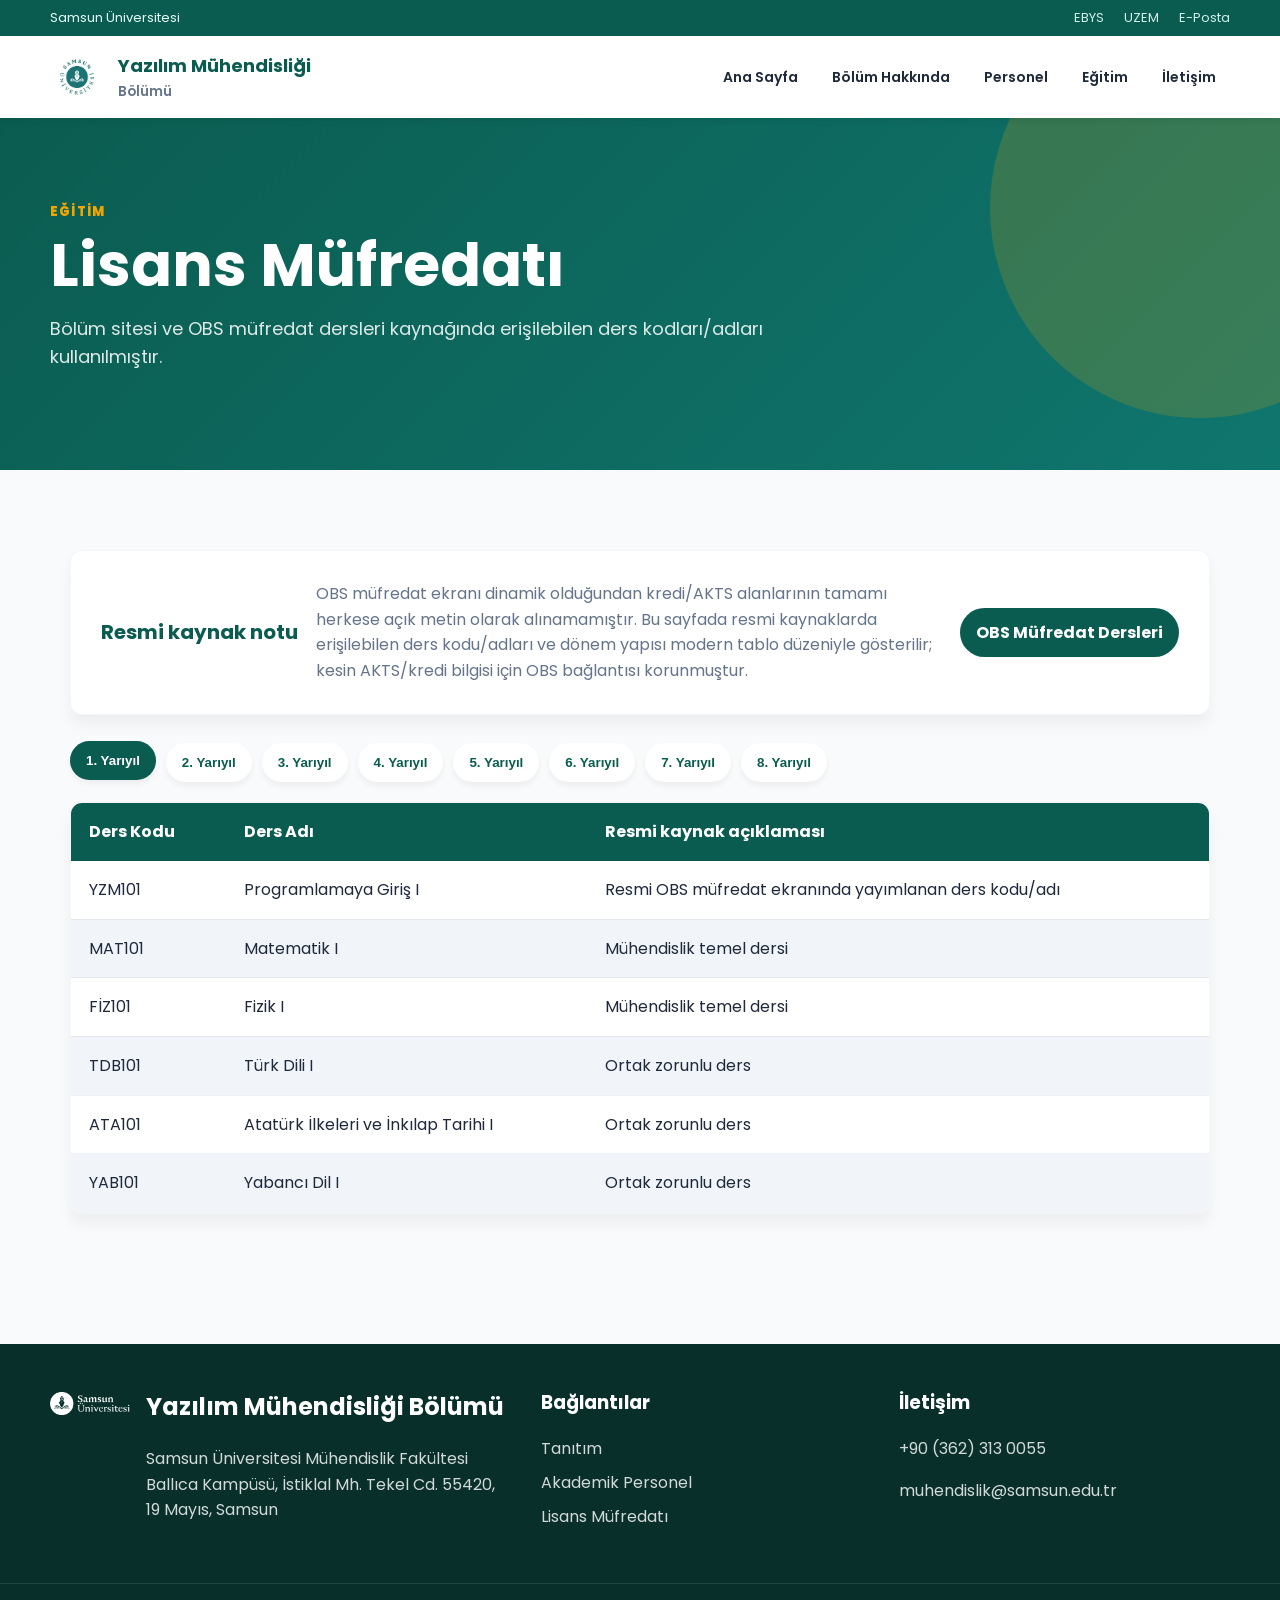
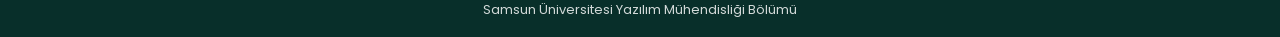
<file: mufredat.html>
<!doctype html>
<html lang="tr">
  <head>
    <meta charset="UTF-8" />
    <meta name="viewport" content="width=device-width, initial-scale=1.0" />
    <meta
      name="description"
      content="Samsun Üniversitesi Yazılım Mühendisliği Bölümü modern tanıtım sitesi"
    />
    <title>Müfredat | Samsun Üniversitesi Yazılım Mühendisliği</title>
    <link rel="preconnect" href="https://fonts.googleapis.com" />
    <link rel="preconnect" href="https://fonts.gstatic.com" crossorigin />
    <link
      href="https://fonts.googleapis.com/css2?family=Poppins:wght@400;500;600;700;800&display=swap"
      rel="stylesheet"
    />
    <link rel="icon" href="images/SAMU_LOGO.jpg" type="image/jpeg" />
    <link rel="stylesheet" href="css/style.css" />
  </head>
  <body>
    <header class="site-header">
      <div class="topline">
        <div class="container topline-inner">
          <span>Samsun Üniversitesi</span>
          <nav>
            <a href="https://ebys.samsun.edu.tr/" target="_blank" rel="noopener">EBYS</a
            ><a href="https://uzem.samsun.edu.tr/" target="_blank" rel="noopener">UZEM</a
            ><a href="http://eposta.samsun.edu.tr/" target="_blank" rel="noopener">E-Posta</a>
          </nav>
        </div>
      </div>
      <div class="navbar">
        <div class="container nav-inner">
          <a class="brand" href="index.html"
            ><img
              src="images/SAMU_LOGO.jpg"
              alt="SÜ"
              class="logo-mark"
              style="background: white; box-shadow: none; object-fit: contain; padding: 2px"
            /><span><strong>Yazılım Mühendisliği</strong><small>Bölümü</small></span></a
          ><button class="menu-toggle" type="button" aria-label="Menüyü aç" aria-expanded="false">
            <span></span><span></span><span></span>
          </button>
          <ul class="nav-menu">
            <li><a href="index.html">Ana Sayfa</a></li>
            <li class="dropdown">
              <a href="tanitim.html">Bölüm Hakkında</a>
              <ul class="dropdown-menu">
                <li><a href="tanitim.html">Tanıtım</a></li>
                <li><a href="amaclar.html">Amaçlar ve Hedefler</a></li>
                <li><a href="vizyon-misyon.html">Vizyon - Misyon</a></li>
                <li><a href="yonetim.html">Yönetim</a></li>
                <li><a href="anabilim-dallari.html">Anabilim Dalları</a></li>
                <li><a href="kurullar.html">Kurul ve Komisyonlar</a></li>
              </ul>
            </li>
            <li class="dropdown">
              <a href="personel.html">Personel</a>
              <ul class="dropdown-menu">
                <li><a href="personel.html">Akademik Personel</a></li>
              </ul>
            </li>
            <li class="dropdown">
              <a href="lisans-mufredat.html">Eğitim</a>
              <ul class="dropdown-menu">
                <li><a class="active" href="lisans-mufredat.html">Lisans Müfredatı</a></li>
                <li><a href="lisansustu-mufredat.html">Lisansüstü Müfredatı</a></li>
              </ul>
            </li>
            <li><a href="iletisim.html">İletişim</a></li>
          </ul>
        </div>
      </div>
    </header>
    <main>
      <section class="page-hero">
        <div class="container page-hero-grid">
          <div>
            <span class="kicker">Eğitim</span>
            <h1>Lisans Müfredatı</h1>
            <p>
              Bölüm sitesi ve OBS müfredat dersleri kaynağında erişilebilen ders kodları/adları
              kullanılmıştır.
            </p>
          </div>
        </div>
      </section>
      <section class="section container">
        <div class="info-banner">
          <strong>Resmi kaynak notu</strong>
          <p>
            OBS müfredat ekranı dinamik olduğundan kredi/AKTS alanlarının tamamı herkese açık metin
            olarak alınamamıştır. Bu sayfada resmi kaynaklarda erişilebilen ders kodu/adları ve
            dönem yapısı modern tablo düzeniyle gösterilir; kesin AKTS/kredi bilgisi için OBS
            bağlantısı korunmuştur.
          </p>
          <a
            href="https://obs.samsun.edu.tr/oibs/ogrsis/mufredat_dersleri.aspx"
            target="_blank"
            rel="noopener"
            >OBS Müfredat Dersleri</a
          >
        </div>
        <div class="tabs" data-tabs>
          <div class="tab-buttons">
            <button class="tab-button active" type="button" data-tab="term-0">1. Yarıyıl</button
            ><button class="tab-button" type="button" data-tab="term-1">2. Yarıyıl</button
            ><button class="tab-button" type="button" data-tab="term-2">3. Yarıyıl</button
            ><button class="tab-button" type="button" data-tab="term-3">4. Yarıyıl</button
            ><button class="tab-button" type="button" data-tab="term-4">5. Yarıyıl</button
            ><button class="tab-button" type="button" data-tab="term-5">6. Yarıyıl</button
            ><button class="tab-button" type="button" data-tab="term-6">7. Yarıyıl</button
            ><button class="tab-button" type="button" data-tab="term-7">8. Yarıyıl</button>
          </div>
          <section id="term-0" class="tab-panel active">
            <div class="table-card">
              <table>
                <thead>
                  <tr>
                    <th>Ders Kodu</th>
                    <th>Ders Adı</th>
                    <th>Resmi kaynak açıklaması</th>
                  </tr>
                </thead>
                <tbody>
                  <tr>
                    <td>YZM101</td>
                    <td>Programlamaya Giriş I</td>
                    <td>Resmi OBS müfredat ekranında yayımlanan ders kodu/adı</td>
                  </tr>
                  <tr>
                    <td>MAT101</td>
                    <td>Matematik I</td>
                    <td>Mühendislik temel dersi</td>
                  </tr>
                  <tr>
                    <td>FİZ101</td>
                    <td>Fizik I</td>
                    <td>Mühendislik temel dersi</td>
                  </tr>
                  <tr>
                    <td>TDB101</td>
                    <td>Türk Dili I</td>
                    <td>Ortak zorunlu ders</td>
                  </tr>
                  <tr>
                    <td>ATA101</td>
                    <td>Atatürk İlkeleri ve İnkılap Tarihi I</td>
                    <td>Ortak zorunlu ders</td>
                  </tr>
                  <tr>
                    <td>YAB101</td>
                    <td>Yabancı Dil I</td>
                    <td>Ortak zorunlu ders</td>
                  </tr>
                </tbody>
              </table>
            </div>
          </section>
          <section id="term-1" class="tab-panel">
            <div class="table-card">
              <table>
                <thead>
                  <tr>
                    <th>Ders Kodu</th>
                    <th>Ders Adı</th>
                    <th>Resmi kaynak açıklaması</th>
                  </tr>
                </thead>
                <tbody>
                  <tr>
                    <td>YZM102</td>
                    <td>Programlamaya Giriş II</td>
                    <td>Resmi OBS müfredat ekranında yayımlanan ders kodu/adı</td>
                  </tr>
                  <tr>
                    <td>MAT102</td>
                    <td>Matematik II</td>
                    <td>Mühendislik temel dersi</td>
                  </tr>
                  <tr>
                    <td>FİZ102</td>
                    <td>Fizik II</td>
                    <td>Mühendislik temel dersi</td>
                  </tr>
                  <tr>
                    <td>TDB102</td>
                    <td>Türk Dili II</td>
                    <td>Ortak zorunlu ders</td>
                  </tr>
                  <tr>
                    <td>ATA102</td>
                    <td>Atatürk İlkeleri ve İnkılap Tarihi II</td>
                    <td>Ortak zorunlu ders</td>
                  </tr>
                  <tr>
                    <td>YAB102</td>
                    <td>Yabancı Dil II</td>
                    <td>Ortak zorunlu ders</td>
                  </tr>
                </tbody>
              </table>
            </div>
          </section>
          <section id="term-2" class="tab-panel">
            <div class="table-card">
              <table>
                <thead>
                  <tr>
                    <th>Ders Kodu</th>
                    <th>Ders Adı</th>
                    <th>Resmi kaynak açıklaması</th>
                  </tr>
                </thead>
                <tbody>
                  <tr>
                    <td>YZM201</td>
                    <td>Veri Yapıları ve Algoritmalar</td>
                    <td>OBS ve bölüm kaynaklarında YZM ders kodlarıyla yer alan alan dersi</td>
                  </tr>
                  <tr>
                    <td>YZM203</td>
                    <td>Nesneye Yönelik Programlama</td>
                    <td>Alan dersi</td>
                  </tr>
                  <tr>
                    <td>YZM205</td>
                    <td>Ayrık Matematik</td>
                    <td>Alan dersi</td>
                  </tr>
                  <tr>
                    <td>YZM207</td>
                    <td>Sayısal Analiz</td>
                    <td>Alan dersi</td>
                  </tr>
                  <tr>
                    <td>YZM209</td>
                    <td>Mesleki İngilizce I</td>
                    <td>Alan destek dersi</td>
                  </tr>
                </tbody>
              </table>
            </div>
          </section>
          <section id="term-3" class="tab-panel">
            <div class="table-card">
              <table>
                <thead>
                  <tr>
                    <th>Ders Kodu</th>
                    <th>Ders Adı</th>
                    <th>Resmi kaynak açıklaması</th>
                  </tr>
                </thead>
                <tbody>
                  <tr>
                    <td>YZM202</td>
                    <td>Algoritma Analizi</td>
                    <td>Alan dersi</td>
                  </tr>
                  <tr>
                    <td>YZM204</td>
                    <td>Veritabanı Yönetim Sistemleri</td>
                    <td>Alan dersi</td>
                  </tr>
                  <tr>
                    <td>YZM206</td>
                    <td>Bilgisayar Ağları</td>
                    <td>Alan dersi</td>
                  </tr>
                  <tr>
                    <td>YZM208</td>
                    <td>İşletim Sistemleri</td>
                    <td>Alan dersi</td>
                  </tr>
                  <tr>
                    <td>YZM210</td>
                    <td>Mesleki İngilizce II</td>
                    <td>Alan destek dersi</td>
                  </tr>
                </tbody>
              </table>
            </div>
          </section>
          <section id="term-4" class="tab-panel">
            <div class="table-card">
              <table>
                <thead>
                  <tr>
                    <th>Ders Kodu</th>
                    <th>Ders Adı</th>
                    <th>Resmi kaynak açıklaması</th>
                  </tr>
                </thead>
                <tbody>
                  <tr>
                    <td>YZM301</td>
                    <td>Yazılım Mühendisliği</td>
                    <td>Alan dersi</td>
                  </tr>
                  <tr>
                    <td>YZM303</td>
                    <td>Yazılım Gereksinimleri ve Analizi</td>
                    <td>Alan dersi</td>
                  </tr>
                  <tr>
                    <td>YZM305</td>
                    <td>Web Programlama</td>
                    <td>Alan dersi</td>
                  </tr>
                  <tr>
                    <td>YZM307</td>
                    <td>Mobil Programlama</td>
                    <td>Alan dersi</td>
                  </tr>
                  <tr>
                    <td>YZM309</td>
                    <td>Seçmeli Ders</td>
                    <td>Alan seçmeli</td>
                  </tr>
                </tbody>
              </table>
            </div>
          </section>
          <section id="term-5" class="tab-panel">
            <div class="table-card">
              <table>
                <thead>
                  <tr>
                    <th>Ders Kodu</th>
                    <th>Ders Adı</th>
                    <th>Resmi kaynak açıklaması</th>
                  </tr>
                </thead>
                <tbody>
                  <tr>
                    <td>YZM302</td>
                    <td>Yazılım Tasarımı ve Mimarisi</td>
                    <td>Alan dersi</td>
                  </tr>
                  <tr>
                    <td>YZM304</td>
                    <td>Yazılım Testi ve Kalite Güvencesi</td>
                    <td>Alan dersi</td>
                  </tr>
                  <tr>
                    <td>YZM306</td>
                    <td>Yapay Zeka</td>
                    <td>Alan dersi</td>
                  </tr>
                  <tr>
                    <td>YZM308</td>
                    <td>Siber Güvenlik</td>
                    <td>Alan dersi</td>
                  </tr>
                  <tr>
                    <td>YZM310</td>
                    <td>Seçmeli Ders</td>
                    <td>Alan seçmeli</td>
                  </tr>
                </tbody>
              </table>
            </div>
          </section>
          <section id="term-6" class="tab-panel">
            <div class="table-card">
              <table>
                <thead>
                  <tr>
                    <th>Ders Kodu</th>
                    <th>Ders Adı</th>
                    <th>Resmi kaynak açıklaması</th>
                  </tr>
                </thead>
                <tbody>
                  <tr>
                    <td>YZM401</td>
                    <td>Bitirme Projesi I</td>
                    <td>Bölüm uygulama dersi</td>
                  </tr>
                  <tr>
                    <td>YZM403</td>
                    <td>Yazılım Proje Yönetimi</td>
                    <td>Alan dersi</td>
                  </tr>
                  <tr>
                    <td>YZM405</td>
                    <td>Veri Bilimi</td>
                    <td>Alan dersi</td>
                  </tr>
                  <tr>
                    <td>YZM407</td>
                    <td>Seçmeli Ders</td>
                    <td>Alan seçmeli</td>
                  </tr>
                  <tr>
                    <td>YZM409</td>
                    <td>Seçmeli Ders</td>
                    <td>Alan seçmeli</td>
                  </tr>
                </tbody>
              </table>
            </div>
          </section>
          <section id="term-7" class="tab-panel">
            <div class="table-card">
              <table>
                <thead>
                  <tr>
                    <th>Ders Kodu</th>
                    <th>Ders Adı</th>
                    <th>Resmi kaynak açıklaması</th>
                  </tr>
                </thead>
                <tbody>
                  <tr>
                    <td>YZM402</td>
                    <td>Bitirme Projesi II</td>
                    <td>Bölüm uygulama dersi</td>
                  </tr>
                  <tr>
                    <td>YZM404</td>
                    <td>İşletmede Mesleki Eğitim</td>
                    <td>Bölüm sitesindeki eğitim başlıklarından</td>
                  </tr>
                  <tr>
                    <td>YZM406</td>
                    <td>Seçmeli Ders</td>
                    <td>Alan seçmeli</td>
                  </tr>
                  <tr>
                    <td>YZM408</td>
                    <td>Seçmeli Ders</td>
                    <td>Alan seçmeli</td>
                  </tr>
                  <tr>
                    <td>YZM410</td>
                    <td>Seçmeli Ders</td>
                    <td>Alan seçmeli</td>
                  </tr>
                </tbody>
              </table>
            </div>
          </section>
        </div>
      </section>
    </main>
    <footer class="site-footer">
      <div class="container footer-grid">
        <section style="display: flex; gap: 16px; align-items: start">
          <img
            src="images/beyaz-samu-logo.png"
            alt="Samsun Üniversitesi"
            style="width: 80px; margin-top: 4px"
          />
          <div>
            <h2 style="margin-top: 0">Yazılım Mühendisliği Bölümü</h2>
            <p>
              Samsun Üniversitesi Mühendislik Fakültesi Ballıca Kampüsü, İstiklal Mh. Tekel Cd.
              55420, 19 Mayıs, Samsun
            </p>
          </div>
        </section>
        <section>
          <h3>Bağlantılar</h3>
          <a href="tanitim.html">Tanıtım</a><a href="personel.html">Akademik Personel</a
          ><a href="lisans-mufredat.html">Lisans Müfredatı</a>
        </section>
        <section>
          <h3>İletişim</h3>
          <p>+90 (362) 313 0055</p>
          <p>muhendislik@samsun.edu.tr</p>
        </section>
      </div>
      <div class="footer-bottom">Samsun Üniversitesi Yazılım Mühendisliği Bölümü</div>
    </footer>
    <script src="js/script.js"></script>
  </body>
</html>
</file>
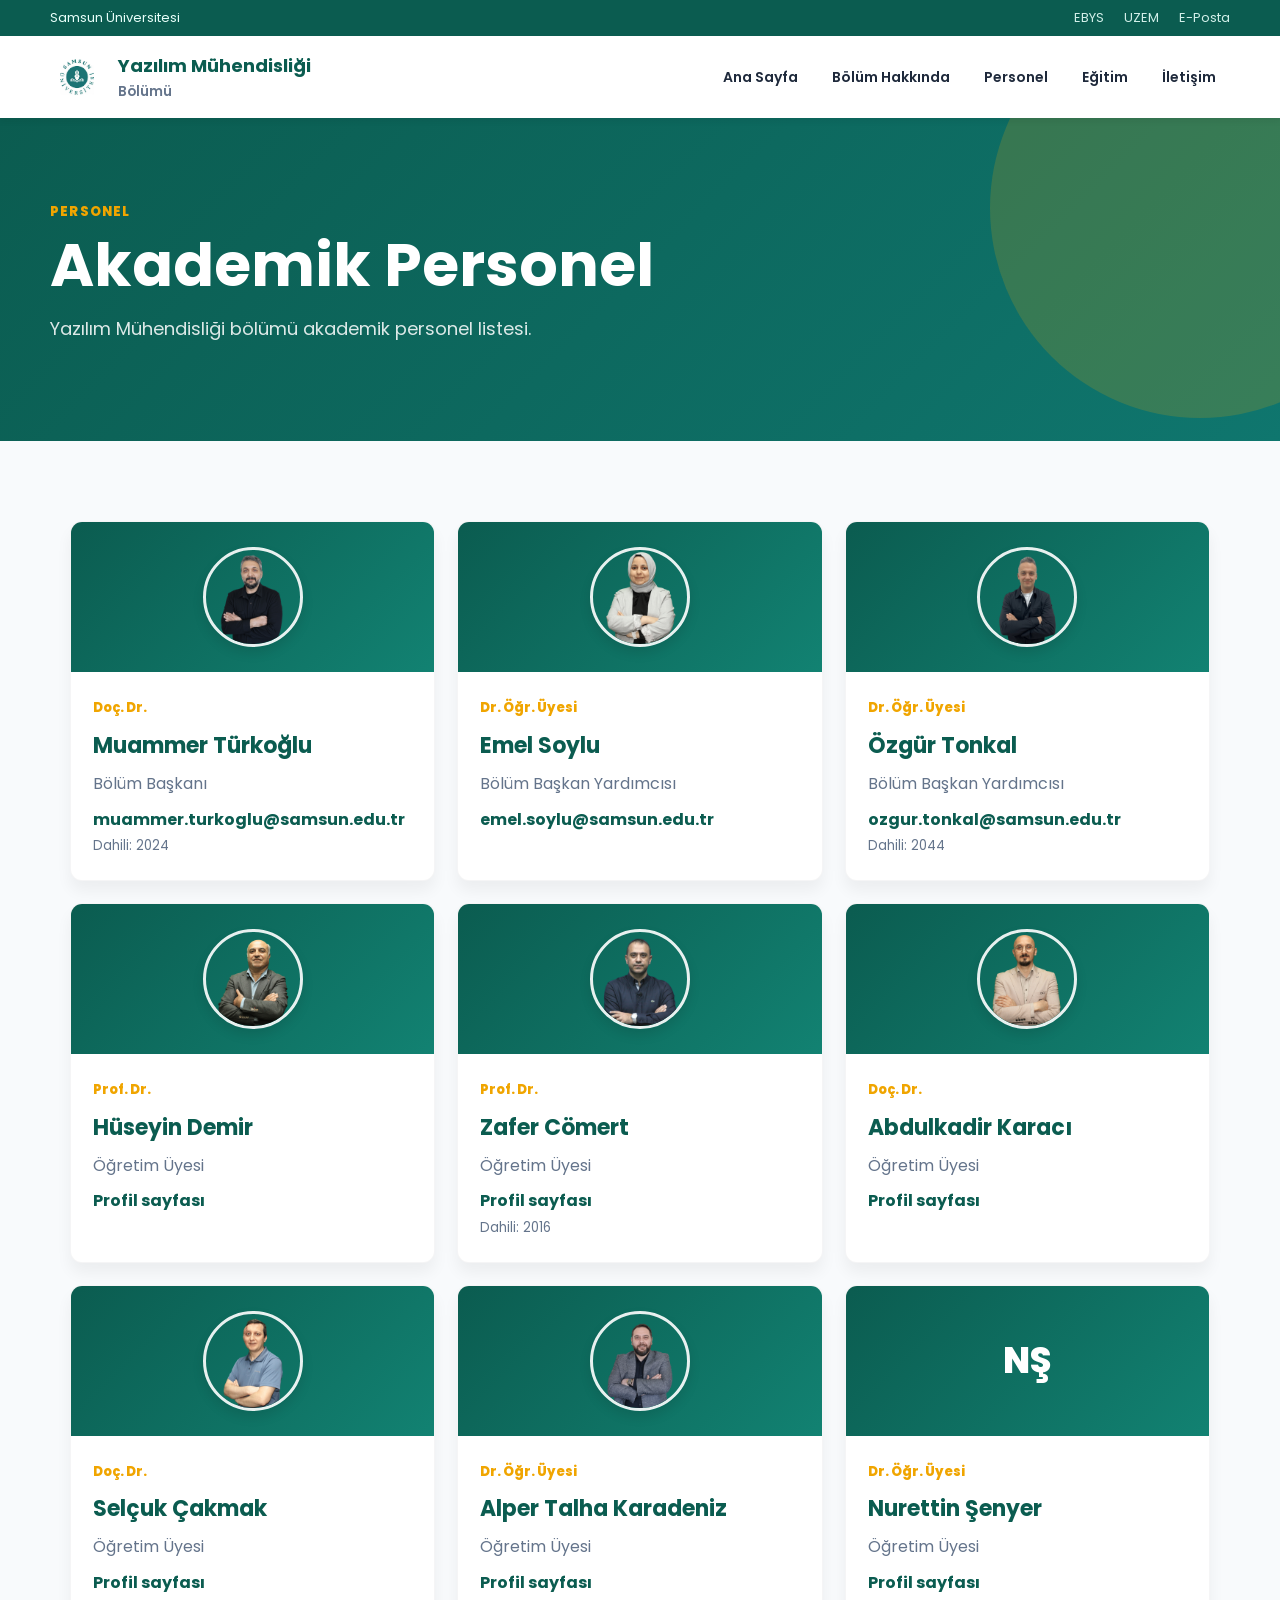
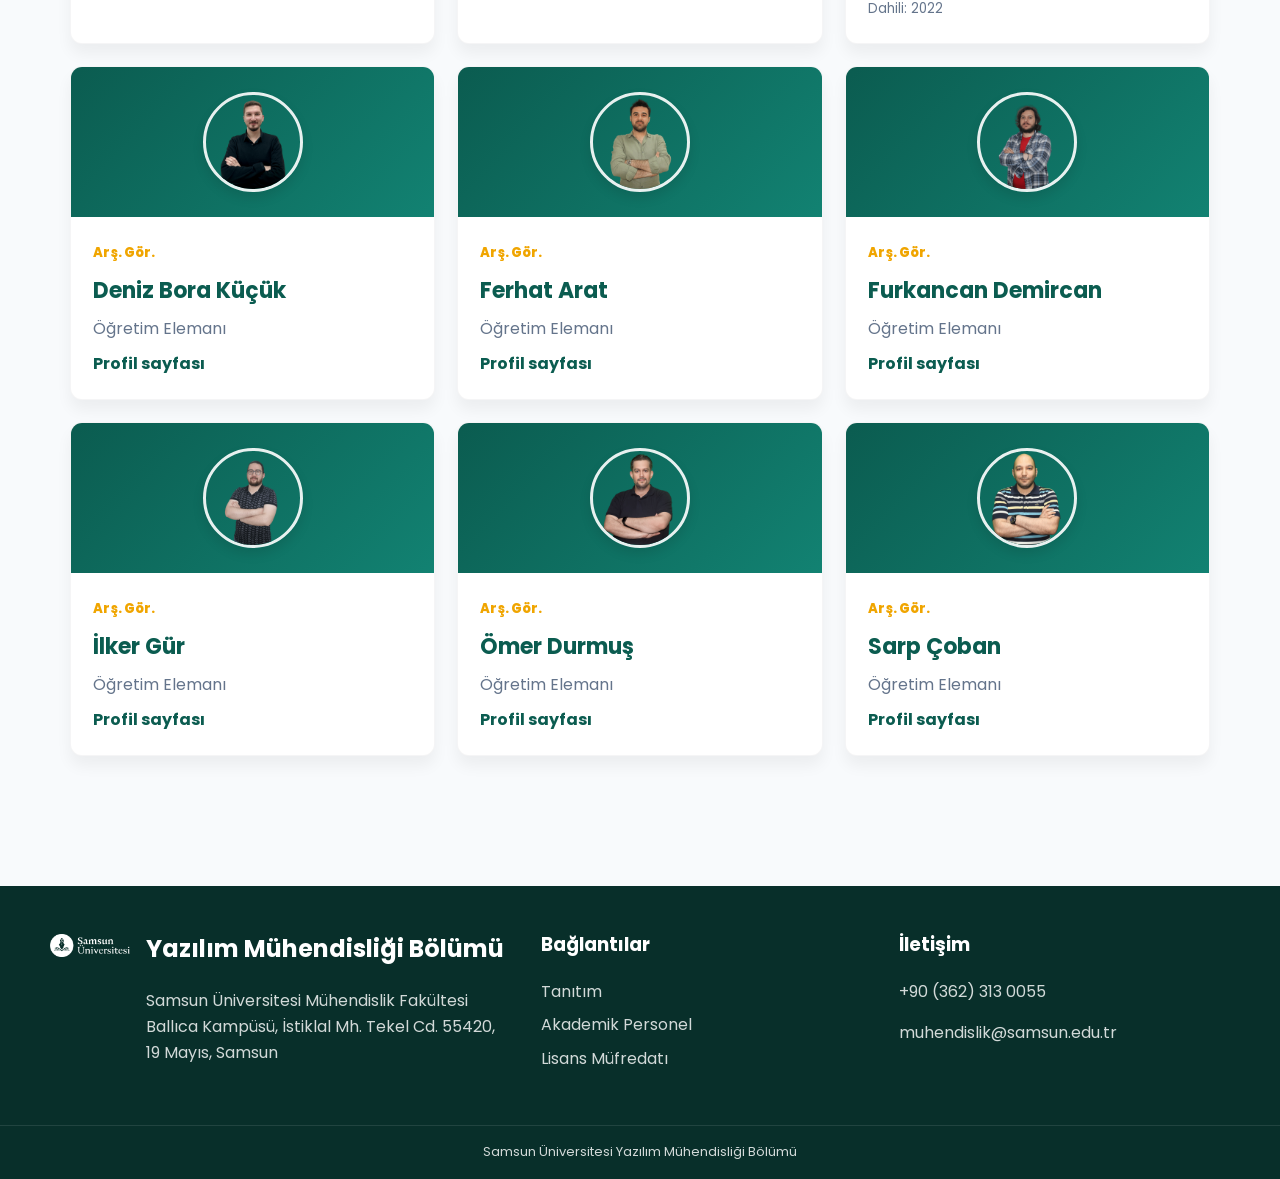
<file: personel.html>
<!doctype html>
<html lang="tr">
  <head>
    <meta charset="UTF-8" />
    <meta name="viewport" content="width=device-width, initial-scale=1.0" />
    <meta
      name="description"
      content="Samsun Üniversitesi Yazılım Mühendisliği Bölümü modern tanıtım sitesi"
    />
    <title>Akademik Personel | Samsun Üniversitesi Yazılım Mühendisliği</title>
    <link rel="preconnect" href="https://fonts.googleapis.com" />
    <link rel="preconnect" href="https://fonts.gstatic.com" crossorigin />
    <link
      href="https://fonts.googleapis.com/css2?family=Poppins:wght@400;500;600;700;800&display=swap"
      rel="stylesheet"
    />
    <link rel="icon" href="images/SAMU_LOGO.jpg" type="image/jpeg" />
    <link rel="stylesheet" href="css/style.css" />
  </head>
  <body>
    <header class="site-header">
      <div class="topline">
        <div class="container topline-inner">
          <span>Samsun Üniversitesi</span>
          <nav>
            <a href="https://ebys.samsun.edu.tr/" target="_blank" rel="noopener">EBYS</a
            ><a href="https://uzem.samsun.edu.tr/" target="_blank" rel="noopener">UZEM</a
            ><a href="http://eposta.samsun.edu.tr/" target="_blank" rel="noopener">E-Posta</a>
          </nav>
        </div>
      </div>
      <div class="navbar">
        <div class="container nav-inner">
          <a class="brand" href="index.html"
            ><img
              src="images/SAMU_LOGO.jpg"
              alt="SÜ"
              class="logo-mark"
              style="background: white; box-shadow: none; object-fit: contain; padding: 2px"
            /><span><strong>Yazılım Mühendisliği</strong><small>Bölümü</small></span></a
          ><button class="menu-toggle" type="button" aria-label="Menüyü aç" aria-expanded="false">
            <span></span><span></span><span></span>
          </button>
          <ul class="nav-menu">
            <li><a href="index.html">Ana Sayfa</a></li>
            <li class="dropdown">
              <a href="tanitim.html">Bölüm Hakkında</a>
              <ul class="dropdown-menu">
                <li><a href="tanitim.html">Tanıtım</a></li>
                <li><a href="amaclar.html">Amaçlar ve Hedefler</a></li>
                <li><a href="vizyon-misyon.html">Vizyon - Misyon</a></li>
                <li><a href="yonetim.html">Yönetim</a></li>
                <li><a href="anabilim-dallari.html">Anabilim Dalları</a></li>
                <li><a href="kurullar.html">Kurul ve Komisyonlar</a></li>
              </ul>
            </li>
            <li class="dropdown">
              <a href="personel.html">Personel</a>
              <ul class="dropdown-menu">
                <li><a class="active" href="personel.html">Akademik Personel</a></li>
              </ul>
            </li>
            <li class="dropdown">
              <a href="lisans-mufredat.html">Eğitim</a>
              <ul class="dropdown-menu">
                <li><a href="lisans-mufredat.html">Lisans Müfredatı</a></li>
                <li><a href="lisansustu-mufredat.html">Lisansüstü Müfredatı</a></li>
              </ul>
            </li>
            <li><a href="iletisim.html">İletişim</a></li>
          </ul>
        </div>
      </div>
    </header>
    <main>
      <section class="page-hero">
        <div class="container page-hero-grid">
          <div>
            <span class="kicker">Personel</span>
            <h1>Akademik Personel</h1>
            <p>Yazılım Mühendisliği bölümü akademik personel listesi.</p>
          </div>
        </div>
      </section>
      <section class="section container">
        <div class="profile-grid">
          <article class="profile-card">
            <div class="portrait">
              <img src="images/muammer.turkoglu.png" alt="Muammer Türkoğlu" />
            </div>
            <div class="profile-content">
              <span class="role">Doç. Dr.</span>
              <h3>Muammer Türkoğlu</h3>
              <p>Bölüm Başkanı</p>
              <a href="mailto:muammer.turkoglu@samsun.edu.tr" target="_blank" rel="noopener"
                >muammer.turkoglu@samsun.edu.tr</a
              ><small>Dahili: 2024</small>
            </div>
          </article>
          <article class="profile-card">
            <div class="portrait"><img src="images/emel.soylu.png" alt="Emel Soylu" /></div>
            <div class="profile-content">
              <span class="role">Dr. Öğr. Üyesi</span>
              <h3>Emel Soylu</h3>
              <p>Bölüm Başkan Yardımcısı</p>
              <a href="mailto:emel.soylu@samsun.edu.tr" target="_blank" rel="noopener"
                >emel.soylu@samsun.edu.tr</a
              >
            </div>
          </article>
          <article class="profile-card">
            <div class="portrait"><img src="images/ozgur.tonkal.png" alt="Özgür Tonkal" /></div>
            <div class="profile-content">
              <span class="role">Dr. Öğr. Üyesi</span>
              <h3>Özgür Tonkal</h3>
              <p>Bölüm Başkan Yardımcısı</p>
              <a href="mailto:ozgur.tonkal@samsun.edu.tr" target="_blank" rel="noopener"
                >ozgur.tonkal@samsun.edu.tr</a
              ><small>Dahili: 2044</small>
            </div>
          </article>
          <article class="profile-card">
            <div class="portrait"><img src="images/huseyin.demir.png" alt="Hüseyin Demir" /></div>
            <div class="profile-content">
              <span class="role">Prof. Dr.</span>
              <h3>Hüseyin Demir</h3>
              <p>Öğretim Üyesi</p>
              <a
                href="https://profil.samsun.edu.tr/Academic/About/huseyin.demir"
                target="_blank"
                rel="noopener"
                >Profil sayfası</a
              >
            </div>
          </article>
          <article class="profile-card">
            <div class="portrait"><img src="images/zafer.comert.png" alt="Zafer Cömert" /></div>
            <div class="profile-content">
              <span class="role">Prof. Dr.</span>
              <h3>Zafer Cömert</h3>
              <p>Öğretim Üyesi</p>
              <a
                href="https://profil.samsun.edu.tr/Academic/About/zcomert"
                target="_blank"
                rel="noopener"
                >Profil sayfası</a
              ><small>Dahili: 2016</small>
            </div>
          </article>
          <article class="profile-card">
            <div class="portrait">
              <img src="images/abdulkadir.karaci.png" alt="Abdulkadir Karacı" />
            </div>
            <div class="profile-content">
              <span class="role">Doç. Dr.</span>
              <h3>Abdulkadir Karacı</h3>
              <p>Öğretim Üyesi</p>
              <a
                href="https://profil.samsun.edu.tr/Academic/About/abdulkadir.karaci"
                target="_blank"
                rel="noopener"
                >Profil sayfası</a
              >
            </div>
          </article>
          <article class="profile-card">
            <div class="portrait"><img src="images/selcuk.cakmak.png" alt="Selçuk Çakmak" /></div>
            <div class="profile-content">
              <span class="role">Doç. Dr.</span>
              <h3>Selçuk Çakmak</h3>
              <p>Öğretim Üyesi</p>
              <a
                href="https://profil.samsun.edu.tr/Academic/About/selcuk.cakmak"
                target="_blank"
                rel="noopener"
                >Profil sayfası</a
              >
            </div>
          </article>
          <article class="profile-card">
            <div class="portrait">
              <img src="images/alper.karadeniz.png" alt="Alper Talha Karadeniz" />
            </div>
            <div class="profile-content">
              <span class="role">Dr. Öğr. Üyesi</span>
              <h3>Alper Talha Karadeniz</h3>
              <p>Öğretim Üyesi</p>
              <a
                href="https://profil.samsun.edu.tr/Academic/About/alper.karadeniz"
                target="_blank"
                rel="noopener"
                >Profil sayfası</a
              >
            </div>
          </article>
          <article class="profile-card">
            <div class="portrait"><span>NŞ</span></div>
            <div class="profile-content">
              <span class="role">Dr. Öğr. Üyesi</span>
              <h3>Nurettin Şenyer</h3>
              <p>Öğretim Üyesi</p>
              <a
                href="https://profil.samsun.edu.tr/Academic/About/nurettin.senyer"
                target="_blank"
                rel="noopener"
                >Profil sayfası</a
              ><small>Dahili: 2022</small>
            </div>
          </article>
          <article class="profile-card">
            <div class="portrait"><img src="images/deniz.kucuk.png" alt="Deniz Bora Küçük" /></div>
            <div class="profile-content">
              <span class="role">Arş. Gör.</span>
              <h3>Deniz Bora Küçük</h3>
              <p>Öğretim Elemanı</p>
              <a
                href="https://profil.samsun.edu.tr/Academic/About/deniz.kucuk"
                target="_blank"
                rel="noopener"
                >Profil sayfası</a
              >
            </div>
          </article>
          <article class="profile-card">
            <div class="portrait"><img src="images/ferhat.arat.png" alt="Ferhat Arat" /></div>
            <div class="profile-content">
              <span class="role">Arş. Gör.</span>
              <h3>Ferhat Arat</h3>
              <p>Öğretim Elemanı</p>
              <a
                href="https://profil.samsun.edu.tr/Academic/About/ferhat.arat"
                target="_blank"
                rel="noopener"
                >Profil sayfası</a
              >
            </div>
          </article>
          <article class="profile-card">
            <div class="portrait">
              <img src="images/furkancan.demircan.png" alt="Furkancan Demircan" />
            </div>
            <div class="profile-content">
              <span class="role">Arş. Gör.</span>
              <h3>Furkancan Demircan</h3>
              <p>Öğretim Elemanı</p>
              <a
                href="https://profil.samsun.edu.tr/Academic/About/furkancan.demircan"
                target="_blank"
                rel="noopener"
                >Profil sayfası</a
              >
            </div>
          </article>
          <article class="profile-card">
            <div class="portrait"><img src="images/ilker.gür.png" alt="İlker Gür" /></div>
            <div class="profile-content">
              <span class="role">Arş. Gör.</span>
              <h3>İlker Gür</h3>
              <p>Öğretim Elemanı</p>
              <a
                href="https://profil.samsun.edu.tr/Academic/About/ilker.gur"
                target="_blank"
                rel="noopener"
                >Profil sayfası</a
              >
            </div>
          </article>
          <article class="profile-card">
            <div class="portrait"><img src="images/omer.durmus.png" alt="Ömer Durmuş" /></div>
            <div class="profile-content">
              <span class="role">Arş. Gör.</span>
              <h3>Ömer Durmuş</h3>
              <p>Öğretim Elemanı</p>
              <a
                href="https://profil.samsun.edu.tr/Academic/About/omer.durmus"
                target="_blank"
                rel="noopener"
                >Profil sayfası</a
              >
            </div>
          </article>
          <article class="profile-card">
            <div class="portrait"><img src="images/sarp.coban.png" alt="Sarp Çoban" /></div>
            <div class="profile-content">
              <span class="role">Arş. Gör.</span>
              <h3>Sarp Çoban</h3>
              <p>Öğretim Elemanı</p>
              <a
                href="https://profil.samsun.edu.tr/Academic/About/sarp.coban"
                target="_blank"
                rel="noopener"
                >Profil sayfası</a
              >
            </div>
          </article>
        </div>
      </section>
    </main>
    <footer class="site-footer">
      <div class="container footer-grid">
        <section style="display: flex; gap: 16px; align-items: start">
          <img
            src="images/beyaz-samu-logo.png"
            alt="Samsun Üniversitesi"
            style="width: 80px; margin-top: 4px"
          />
          <div>
            <h2 style="margin-top: 0">Yazılım Mühendisliği Bölümü</h2>
            <p>
              Samsun Üniversitesi Mühendislik Fakültesi Ballıca Kampüsü, İstiklal Mh. Tekel Cd.
              55420, 19 Mayıs, Samsun
            </p>
          </div>
        </section>
        <section>
          <h3>Bağlantılar</h3>
          <a href="tanitim.html">Tanıtım</a><a href="personel.html">Akademik Personel</a
          ><a href="lisans-mufredat.html">Lisans Müfredatı</a>
        </section>
        <section>
          <h3>İletişim</h3>
          <p>+90 (362) 313 0055</p>
          <p>muhendislik@samsun.edu.tr</p>
        </section>
      </div>
      <div class="footer-bottom">Samsun Üniversitesi Yazılım Mühendisliği Bölümü</div>
    </footer>
    <script src="js/script.js"></script>
  </body>
</html>
</file>
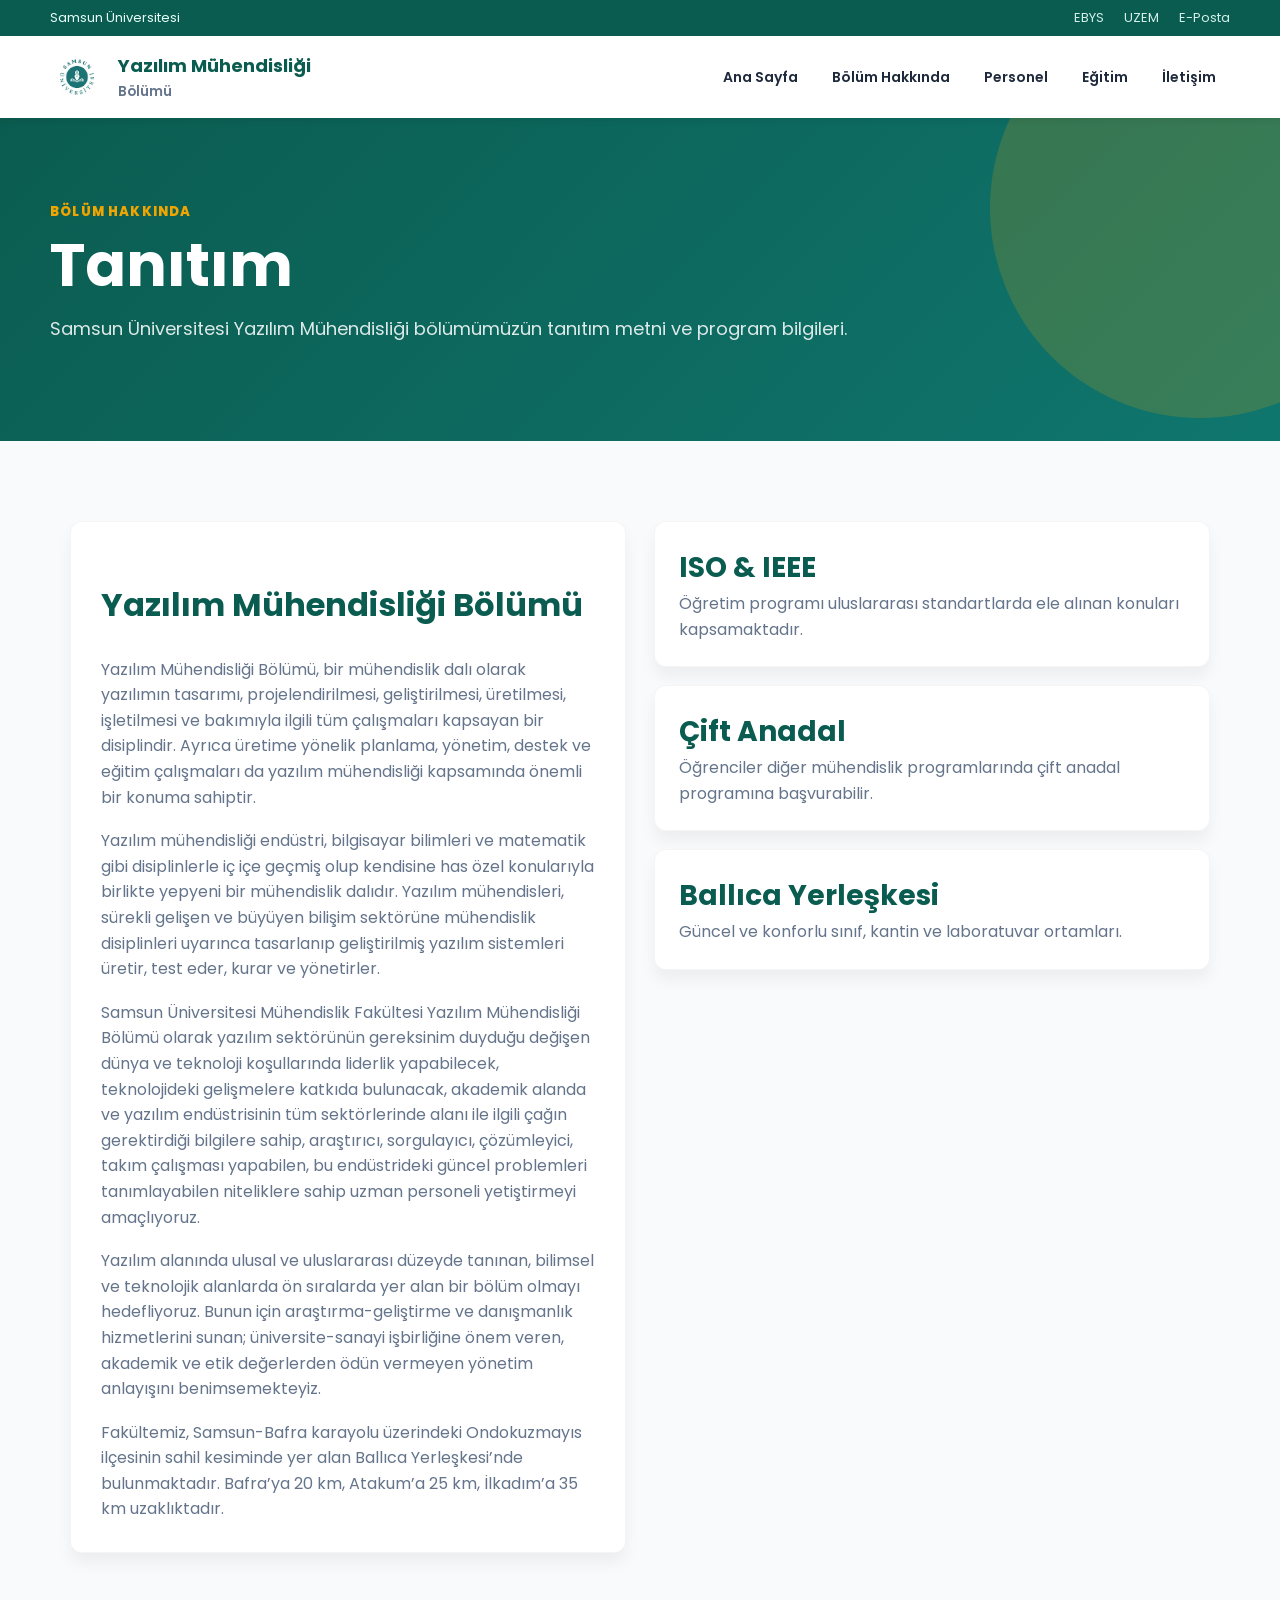
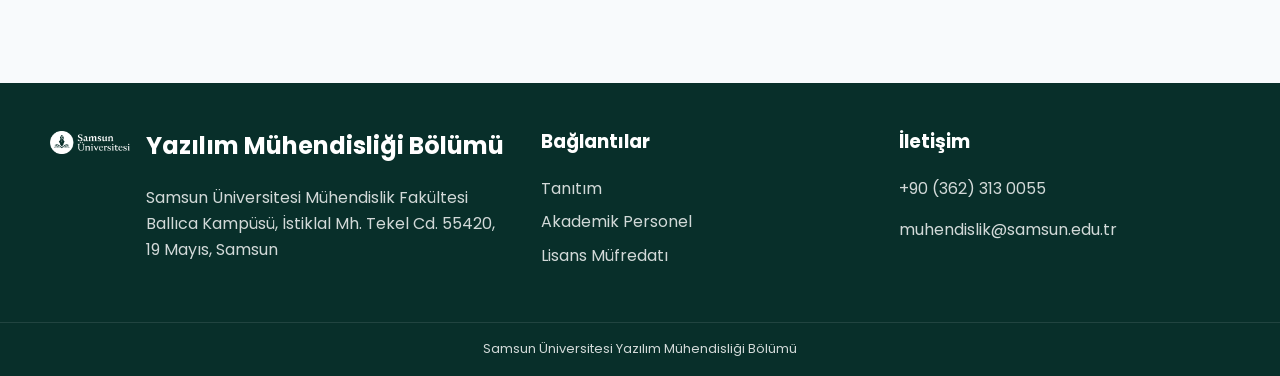
<file: tanitim.html>
<!doctype html>
<html lang="tr">
  <head>
    <meta charset="UTF-8" />
    <meta name="viewport" content="width=device-width, initial-scale=1.0" />
    <meta
      name="description"
      content="Samsun Üniversitesi Yazılım Mühendisliği Bölümü modern tanıtım sitesi"
    />
    <title>Tanıtım | Samsun Üniversitesi Yazılım Mühendisliği</title>
    <link rel="preconnect" href="https://fonts.googleapis.com" />
    <link rel="preconnect" href="https://fonts.gstatic.com" crossorigin />
    <link
      href="https://fonts.googleapis.com/css2?family=Poppins:wght@400;500;600;700;800&display=swap"
      rel="stylesheet"
    />
    <link rel="icon" href="images/SAMU_LOGO.jpg" type="image/jpeg" />
    <link rel="stylesheet" href="css/style.css" />
  </head>
  <body>
    <header class="site-header">
      <div class="topline">
        <div class="container topline-inner">
          <span>Samsun Üniversitesi</span>
          <nav>
            <a href="https://ebys.samsun.edu.tr/" target="_blank" rel="noopener">EBYS</a
            ><a href="https://uzem.samsun.edu.tr/" target="_blank" rel="noopener">UZEM</a
            ><a href="http://eposta.samsun.edu.tr/" target="_blank" rel="noopener">E-Posta</a>
          </nav>
        </div>
      </div>
      <div class="navbar">
        <div class="container nav-inner">
          <a class="brand" href="index.html"
            ><img
              src="images/SAMU_LOGO.jpg"
              alt="SÜ"
              class="logo-mark"
              style="background: white; box-shadow: none; object-fit: contain; padding: 2px"
            /><span><strong>Yazılım Mühendisliği</strong><small>Bölümü</small></span></a
          ><button class="menu-toggle" type="button" aria-label="Menüyü aç" aria-expanded="false">
            <span></span><span></span><span></span>
          </button>
          <ul class="nav-menu">
            <li><a href="index.html">Ana Sayfa</a></li>
            <li class="dropdown">
              <a href="tanitim.html">Bölüm Hakkında</a>
              <ul class="dropdown-menu">
                <li><a class="active" href="tanitim.html">Tanıtım</a></li>
                <li><a href="amaclar.html">Amaçlar ve Hedefler</a></li>
                <li><a href="vizyon-misyon.html">Vizyon - Misyon</a></li>
                <li><a href="yonetim.html">Yönetim</a></li>
                <li><a href="anabilim-dallari.html">Anabilim Dalları</a></li>
                <li><a href="kurullar.html">Kurul ve Komisyonlar</a></li>
              </ul>
            </li>
            <li class="dropdown">
              <a href="personel.html">Personel</a>
              <ul class="dropdown-menu">
                <li><a href="personel.html">Akademik Personel</a></li>
              </ul>
            </li>
            <li class="dropdown">
              <a href="lisans-mufredat.html">Eğitim</a>
              <ul class="dropdown-menu">
                <li><a href="lisans-mufredat.html">Lisans Müfredatı</a></li>
                <li><a href="lisansustu-mufredat.html">Lisansüstü Müfredatı</a></li>
              </ul>
            </li>
            <li><a href="iletisim.html">İletişim</a></li>
          </ul>
        </div>
      </div>
    </header>
    <main>
      <section class="page-hero">
        <div class="container page-hero-grid">
          <div>
            <span class="kicker">Bölüm Hakkında</span>
            <h1>Tanıtım</h1>
            <p>
              Samsun Üniversitesi Yazılım Mühendisliği bölümümüzün tanıtım metni ve program
              bilgileri.
            </p>
          </div>
        </div>
      </section>
      <section class="section container content-layout">
        <article class="article-card">
          <h2>Yazılım Mühendisliği Bölümü</h2>
          <p>
            Yazılım Mühendisliği Bölümü, bir mühendislik dalı olarak yazılımın tasarımı,
            projelendirilmesi, geliştirilmesi, üretilmesi, işletilmesi ve bakımıyla ilgili tüm
            çalışmaları kapsayan bir disiplindir. Ayrıca üretime yönelik planlama, yönetim, destek
            ve eğitim çalışmaları da yazılım mühendisliği kapsamında önemli bir konuma sahiptir.
          </p>
          <p>
            Yazılım mühendisliği endüstri, bilgisayar bilimleri ve matematik gibi disiplinlerle iç
            içe geçmiş olup kendisine has özel konularıyla birlikte yepyeni bir mühendislik dalıdır.
            Yazılım mühendisleri, sürekli gelişen ve büyüyen bilişim sektörüne mühendislik
            disiplinleri uyarınca tasarlanıp geliştirilmiş yazılım sistemleri üretir, test eder,
            kurar ve yönetirler.
          </p>
          <p>
            Samsun Üniversitesi Mühendislik Fakültesi Yazılım Mühendisliği Bölümü olarak yazılım
            sektörünün gereksinim duyduğu değişen dünya ve teknoloji koşullarında liderlik
            yapabilecek, teknolojideki gelişmelere katkıda bulunacak, akademik alanda ve yazılım
            endüstrisinin tüm sektörlerinde alanı ile ilgili çağın gerektirdiği bilgilere sahip,
            araştırıcı, sorgulayıcı, çözümleyici, takım çalışması yapabilen, bu endüstrideki güncel
            problemleri tanımlayabilen niteliklere sahip uzman personeli yetiştirmeyi amaçlıyoruz.
          </p>
          <p>
            Yazılım alanında ulusal ve uluslararası düzeyde tanınan, bilimsel ve teknolojik
            alanlarda ön sıralarda yer alan bir bölüm olmayı hedefliyoruz. Bunun için
            araştırma-geliştirme ve danışmanlık hizmetlerini sunan; üniversite-sanayi işbirliğine
            önem veren, akademik ve etik değerlerden ödün vermeyen yönetim anlayışını
            benimsemekteyiz.
          </p>
          <p>
            Fakültemiz, Samsun-Bafra karayolu üzerindeki Ondokuzmayıs ilçesinin sahil kesiminde yer
            alan Ballıca Yerleşkesi’nde bulunmaktadır. Bafra’ya 20 km, Atakum’a 25 km, İlkadım’a 35
            km uzaklıktadır.
          </p>
        </article>
        <aside class="feature-stack">
          <div class="metric-card">
            <strong>ISO & IEEE</strong
            ><span
              >Öğretim programı uluslararası standartlarda ele alınan konuları kapsamaktadır.</span
            >
          </div>
          <div class="metric-card">
            <strong>Çift Anadal</strong
            ><span
              >Öğrenciler diğer mühendislik programlarında çift anadal programına
              başvurabilir.</span
            >
          </div>
          <div class="metric-card">
            <strong>Ballıca Yerleşkesi</strong
            ><span>Güncel ve konforlu sınıf, kantin ve laboratuvar ortamları.</span>
          </div>
        </aside>
      </section>
    </main>
    <footer class="site-footer">
      <div class="container footer-grid">
        <section style="display: flex; gap: 16px; align-items: start">
          <img
            src="images/beyaz-samu-logo.png"
            alt="Samsun Üniversitesi"
            style="width: 80px; margin-top: 4px"
          />
          <div>
            <h2 style="margin-top: 0">Yazılım Mühendisliği Bölümü</h2>
            <p>
              Samsun Üniversitesi Mühendislik Fakültesi Ballıca Kampüsü, İstiklal Mh. Tekel Cd.
              55420, 19 Mayıs, Samsun
            </p>
          </div>
        </section>
        <section>
          <h3>Bağlantılar</h3>
          <a href="tanitim.html">Tanıtım</a><a href="personel.html">Akademik Personel</a
          ><a href="lisans-mufredat.html">Lisans Müfredatı</a>
        </section>
        <section>
          <h3>İletişim</h3>
          <p>+90 (362) 313 0055</p>
          <p>muhendislik@samsun.edu.tr</p>
        </section>
      </div>
      <div class="footer-bottom">Samsun Üniversitesi Yazılım Mühendisliği Bölümü</div>
    </footer>
    <script src="js/script.js"></script>
  </body>
</html>
</file>
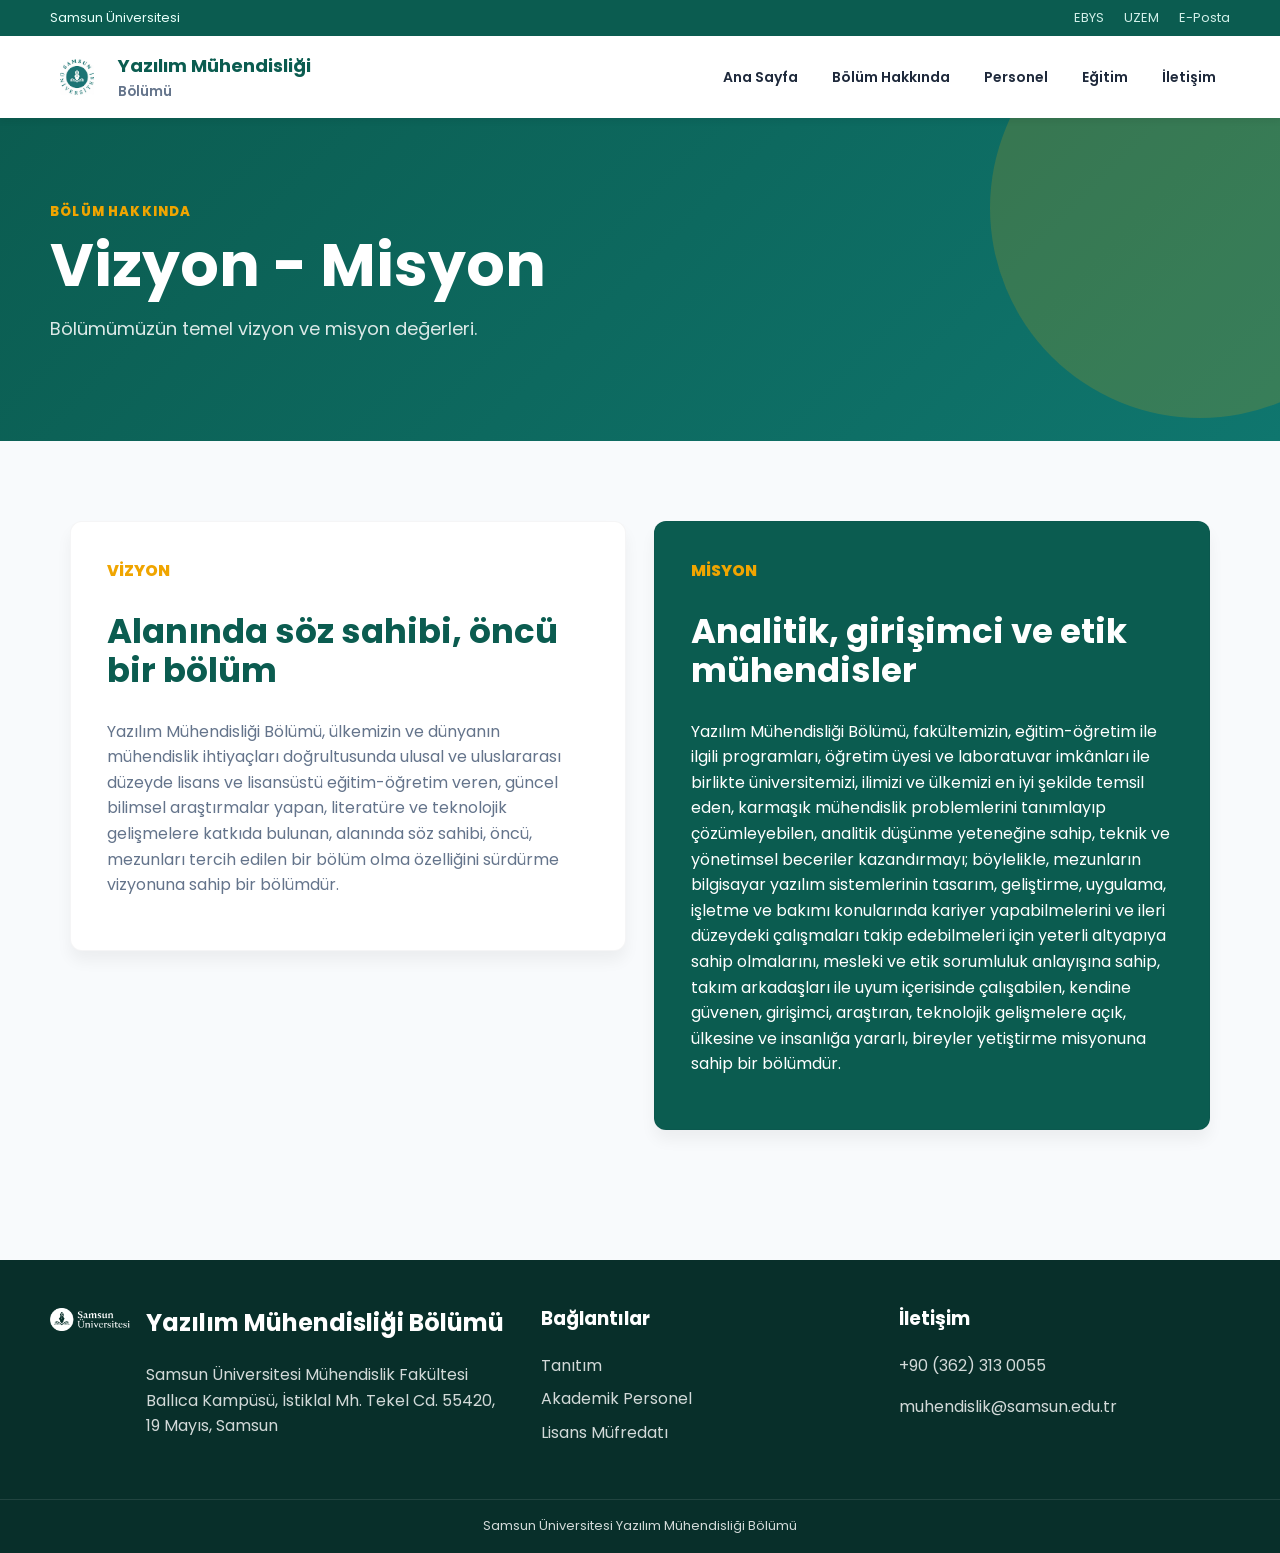
<file: vizyon-misyon.html>
<!doctype html>
<html lang="tr">
  <head>
    <meta charset="UTF-8" />
    <meta name="viewport" content="width=device-width, initial-scale=1.0" />
    <meta
      name="description"
      content="Samsun Üniversitesi Yazılım Mühendisliği Bölümü modern tanıtım sitesi"
    />
    <title>Vizyon - Misyon | Samsun Üniversitesi Yazılım Mühendisliği</title>
    <link rel="preconnect" href="https://fonts.googleapis.com" />
    <link rel="preconnect" href="https://fonts.gstatic.com" crossorigin />
    <link
      href="https://fonts.googleapis.com/css2?family=Poppins:wght@400;500;600;700;800&display=swap"
      rel="stylesheet"
    />
    <link rel="icon" href="images/SAMU_LOGO.jpg" type="image/jpeg" />
    <link rel="stylesheet" href="css/style.css" />
  </head>
  <body>
    <header class="site-header">
      <div class="topline">
        <div class="container topline-inner">
          <span>Samsun Üniversitesi</span>
          <nav>
            <a href="https://ebys.samsun.edu.tr/" target="_blank" rel="noopener">EBYS</a
            ><a href="https://uzem.samsun.edu.tr/" target="_blank" rel="noopener">UZEM</a
            ><a href="http://eposta.samsun.edu.tr/" target="_blank" rel="noopener">E-Posta</a>
          </nav>
        </div>
      </div>
      <div class="navbar">
        <div class="container nav-inner">
          <a class="brand" href="index.html"
            ><img
              src="images/SAMU_LOGO.jpg"
              alt="SÜ"
              class="logo-mark"
              style="background: white; box-shadow: none; object-fit: contain; padding: 2px"
            /><span><strong>Yazılım Mühendisliği</strong><small>Bölümü</small></span></a
          ><button class="menu-toggle" type="button" aria-label="Menüyü aç" aria-expanded="false">
            <span></span><span></span><span></span>
          </button>
          <ul class="nav-menu">
            <li><a href="index.html">Ana Sayfa</a></li>
            <li class="dropdown">
              <a href="tanitim.html">Bölüm Hakkında</a>
              <ul class="dropdown-menu">
                <li><a href="tanitim.html">Tanıtım</a></li>
                <li><a href="amaclar.html">Amaçlar ve Hedefler</a></li>
                <li><a class="active" href="vizyon-misyon.html">Vizyon - Misyon</a></li>
                <li><a href="yonetim.html">Yönetim</a></li>
                <li><a href="anabilim-dallari.html">Anabilim Dalları</a></li>
                <li><a href="kurullar.html">Kurul ve Komisyonlar</a></li>
              </ul>
            </li>
            <li class="dropdown">
              <a href="personel.html">Personel</a>
              <ul class="dropdown-menu">
                <li><a href="personel.html">Akademik Personel</a></li>
              </ul>
            </li>
            <li class="dropdown">
              <a href="lisans-mufredat.html">Eğitim</a>
              <ul class="dropdown-menu">
                <li><a href="lisans-mufredat.html">Lisans Müfredatı</a></li>
                <li><a href="lisansustu-mufredat.html">Lisansüstü Müfredatı</a></li>
              </ul>
            </li>
            <li><a href="iletisim.html">İletişim</a></li>
          </ul>
        </div>
      </div>
    </header>
    <main>
      <section class="page-hero">
        <div class="container page-hero-grid">
          <div>
            <span class="kicker">Bölüm Hakkında</span>
            <h1>Vizyon - Misyon</h1>
            <p>Bölümümüzün temel vizyon ve misyon değerleri.</p>
          </div>
        </div>
      </section>
      <section class="section container vm-grid">
        <article class="vm-card">
          <span>Vizyon</span>
          <h2>Alanında söz sahibi, öncü bir bölüm</h2>
          <p>
            Yazılım Mühendisliği Bölümü, ülkemizin ve dünyanın mühendislik ihtiyaçları doğrultusunda
            ulusal ve uluslararası düzeyde lisans ve lisansüstü eğitim-öğretim veren, güncel
            bilimsel araştırmalar yapan, literatüre ve teknolojik gelişmelere katkıda bulunan,
            alanında söz sahibi, öncü, mezunları tercih edilen bir bölüm olma özelliğini sürdürme
            vizyonuna sahip bir bölümdür.
          </p>
        </article>
        <article class="vm-card dark">
          <span>Misyon</span>
          <h2>Analitik, girişimci ve etik mühendisler</h2>
          <p>
            Yazılım Mühendisliği Bölümü, fakültemizin, eğitim-öğretim ile ilgili programları,
            öğretim üyesi ve laboratuvar imkânları ile birlikte üniversitemizi, ilimizi ve ülkemizi
            en iyi şekilde temsil eden, karmaşık mühendislik problemlerini tanımlayıp
            çözümleyebilen, analitik düşünme yeteneğine sahip, teknik ve yönetimsel beceriler
            kazandırmayı; böylelikle, mezunların bilgisayar yazılım sistemlerinin tasarım,
            geliştirme, uygulama, işletme ve bakımı konularında kariyer yapabilmelerini ve ileri
            düzeydeki çalışmaları takip edebilmeleri için yeterli altyapıya sahip olmalarını,
            mesleki ve etik sorumluluk anlayışına sahip, takım arkadaşları ile uyum içerisinde
            çalışabilen, kendine güvenen, girişimci, araştıran, teknolojik gelişmelere açık,
            ülkesine ve insanlığa yararlı, bireyler yetiştirme misyonuna sahip bir bölümdür.
          </p>
        </article>
      </section>
    </main>
    <footer class="site-footer">
      <div class="container footer-grid">
        <section style="display: flex; gap: 16px; align-items: start">
          <img
            src="images/beyaz-samu-logo.png"
            alt="Samsun Üniversitesi"
            style="width: 80px; margin-top: 4px"
          />
          <div>
            <h2 style="margin-top: 0">Yazılım Mühendisliği Bölümü</h2>
            <p>
              Samsun Üniversitesi Mühendislik Fakültesi Ballıca Kampüsü, İstiklal Mh. Tekel Cd.
              55420, 19 Mayıs, Samsun
            </p>
          </div>
        </section>
        <section>
          <h3>Bağlantılar</h3>
          <a href="tanitim.html">Tanıtım</a><a href="personel.html">Akademik Personel</a
          ><a href="lisans-mufredat.html">Lisans Müfredatı</a>
        </section>
        <section>
          <h3>İletişim</h3>
          <p>+90 (362) 313 0055</p>
          <p>muhendislik@samsun.edu.tr</p>
        </section>
      </div>
      <div class="footer-bottom">Samsun Üniversitesi Yazılım Mühendisliği Bölümü</div>
    </footer>
    <script src="js/script.js"></script>
  </body>
</html>
</file>
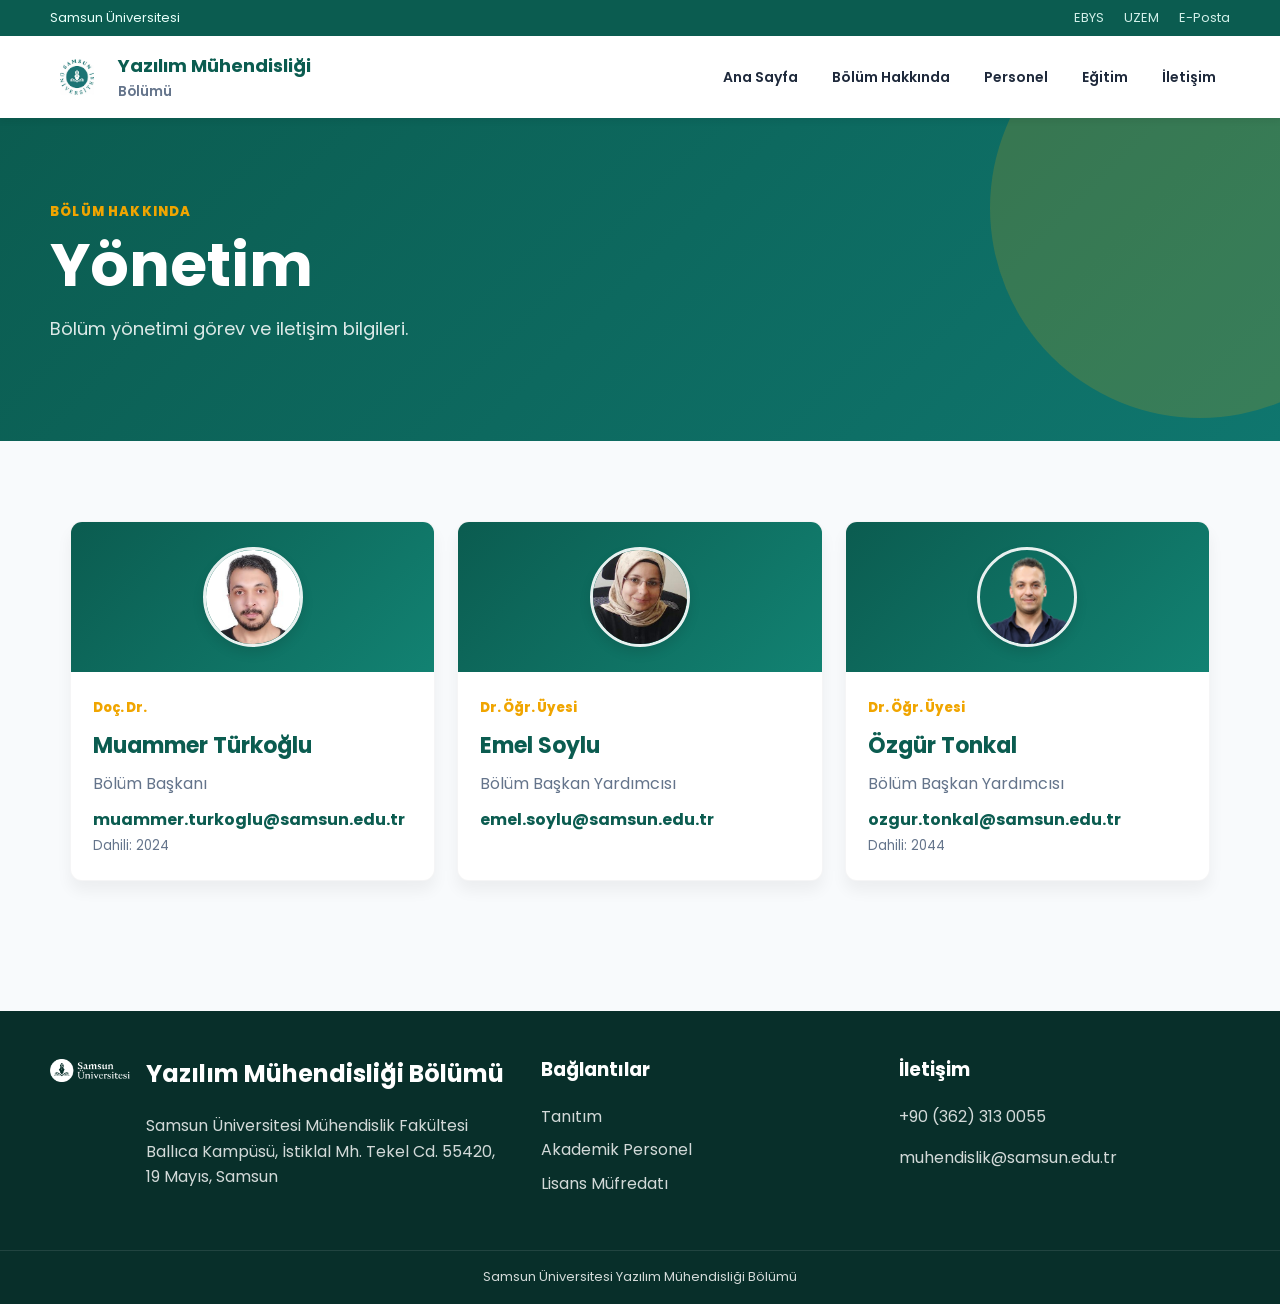
<file: yonetim.html>
<!doctype html>
<html lang="tr">
  <head>
    <meta charset="UTF-8" />
    <meta name="viewport" content="width=device-width, initial-scale=1.0" />
    <meta
      name="description"
      content="Samsun Üniversitesi Yazılım Mühendisliği Bölümü modern tanıtım sitesi"
    />
    <title>Yönetim | Samsun Üniversitesi Yazılım Mühendisliği</title>
    <link rel="preconnect" href="https://fonts.googleapis.com" />
    <link rel="preconnect" href="https://fonts.gstatic.com" crossorigin />
    <link
      href="https://fonts.googleapis.com/css2?family=Poppins:wght@400;500;600;700;800&display=swap"
      rel="stylesheet"
    />
    <link rel="icon" href="images/SAMU_LOGO.jpg" type="image/jpeg" />
    <link rel="stylesheet" href="css/style.css" />
  </head>
  <body>
    <header class="site-header">
      <div class="topline">
        <div class="container topline-inner">
          <span>Samsun Üniversitesi</span>
          <nav>
            <a href="https://ebys.samsun.edu.tr/" target="_blank" rel="noopener">EBYS</a
            ><a href="https://uzem.samsun.edu.tr/" target="_blank" rel="noopener">UZEM</a
            ><a href="http://eposta.samsun.edu.tr/" target="_blank" rel="noopener">E-Posta</a>
          </nav>
        </div>
      </div>
      <div class="navbar">
        <div class="container nav-inner">
          <a class="brand" href="index.html"
            ><img
              src="images/SAMU_LOGO.jpg"
              alt="SÜ"
              class="logo-mark"
              style="background: white; box-shadow: none; object-fit: contain; padding: 2px"
            /><span><strong>Yazılım Mühendisliği</strong><small>Bölümü</small></span></a
          ><button class="menu-toggle" type="button" aria-label="Menüyü aç" aria-expanded="false">
            <span></span><span></span><span></span>
          </button>
          <ul class="nav-menu">
            <li><a href="index.html">Ana Sayfa</a></li>
            <li class="dropdown">
              <a href="tanitim.html">Bölüm Hakkında</a>
              <ul class="dropdown-menu">
                <li><a href="tanitim.html">Tanıtım</a></li>
                <li><a href="amaclar.html">Amaçlar ve Hedefler</a></li>
                <li><a href="vizyon-misyon.html">Vizyon - Misyon</a></li>
                <li><a class="active" href="yonetim.html">Yönetim</a></li>
                <li><a href="anabilim-dallari.html">Anabilim Dalları</a></li>
                <li><a href="kurullar.html">Kurul ve Komisyonlar</a></li>
              </ul>
            </li>
            <li class="dropdown">
              <a href="personel.html">Personel</a>
              <ul class="dropdown-menu">
                <li><a href="personel.html">Akademik Personel</a></li>
              </ul>
            </li>
            <li class="dropdown">
              <a href="lisans-mufredat.html">Eğitim</a>
              <ul class="dropdown-menu">
                <li><a href="lisans-mufredat.html">Lisans Müfredatı</a></li>
                <li><a href="lisansustu-mufredat.html">Lisansüstü Müfredatı</a></li>
              </ul>
            </li>
            <li><a href="iletisim.html">İletişim</a></li>
          </ul>
        </div>
      </div>
    </header>
    <main>
      <section class="page-hero">
        <div class="container page-hero-grid">
          <div>
            <span class="kicker">Bölüm Hakkında</span>
            <h1>Yönetim</h1>
            <p>Bölüm yönetimi görev ve iletişim bilgileri.</p>
          </div>
        </div>
      </section>
      <section class="section container">
        <div class="profile-grid management">
          <article class="profile-card">
            <div class="portrait">
              <img src="images/muammer_turkoglu_yonetim.jpeg" alt="Muammer Türkoğlu" />
            </div>
            <div class="profile-content">
              <span class="role">Doç. Dr.</span>
              <h3>Muammer Türkoğlu</h3>
              <p>Bölüm Başkanı</p>
              <a href="mailto:muammer.turkoglu@samsun.edu.tr" target="_blank" rel="noopener"
                >muammer.turkoglu@samsun.edu.tr</a
              ><small>Dahili: 2024</small>
            </div>
          </article>
          <article class="profile-card">
            <div class="portrait"><img src="images/emel_soylu_yonetim.jpg" alt="Emel Soylu" /></div>
            <div class="profile-content">
              <span class="role">Dr. Öğr. Üyesi</span>
              <h3>Emel Soylu</h3>
              <p>Bölüm Başkan Yardımcısı</p>
              <a href="mailto:emel.soylu@samsun.edu.tr" target="_blank" rel="noopener"
                >emel.soylu@samsun.edu.tr</a
              >
            </div>
          </article>
          <article class="profile-card">
            <div class="portrait">
              <img src="images/ozgur_tonkal_yonetim.png" alt="Özgür Tonkal" />
            </div>
            <div class="profile-content">
              <span class="role">Dr. Öğr. Üyesi</span>
              <h3>Özgür Tonkal</h3>
              <p>Bölüm Başkan Yardımcısı</p>
              <a href="mailto:ozgur.tonkal@samsun.edu.tr" target="_blank" rel="noopener"
                >ozgur.tonkal@samsun.edu.tr</a
              ><small>Dahili: 2044</small>
            </div>
          </article>
        </div>
      </section>
    </main>
    <footer class="site-footer">
      <div class="container footer-grid">
        <section style="display: flex; gap: 16px; align-items: start">
          <img
            src="images/beyaz-samu-logo.png"
            alt="Samsun Üniversitesi"
            style="width: 80px; margin-top: 4px"
          />
          <div>
            <h2 style="margin-top: 0">Yazılım Mühendisliği Bölümü</h2>
            <p>
              Samsun Üniversitesi Mühendislik Fakültesi Ballıca Kampüsü, İstiklal Mh. Tekel Cd.
              55420, 19 Mayıs, Samsun
            </p>
          </div>
        </section>
        <section>
          <h3>Bağlantılar</h3>
          <a href="tanitim.html">Tanıtım</a><a href="personel.html">Akademik Personel</a
          ><a href="lisans-mufredat.html">Lisans Müfredatı</a>
        </section>
        <section>
          <h3>İletişim</h3>
          <p>+90 (362) 313 0055</p>
          <p>muhendislik@samsun.edu.tr</p>
        </section>
      </div>
      <div class="footer-bottom">Samsun Üniversitesi Yazılım Mühendisliği Bölümü</div>
    </footer>
    <script src="js/script.js"></script>
  </body>
</html>
</file>
<file: css/style.css>
:root {
  --primary: #0b5c50;
  --primary-light: #128272;
  --accent: #f0a500;
  --bg-color: #f8fafc;
  --card-bg: #ffffff;
  --text-main: #1e293b;
  --text-muted: #64748b;
  --shadow-sm: 0 4px 6px rgba(0, 0, 0, 0.05);
  --shadow-md: 0 10px 15px rgba(0, 0, 0, 0.05);
  --radius: 12px;
  --transition: all 0.3s cubic-bezier(0.4, 0, 0.2, 1);
}
* {
  box-sizing: border-box;
}
html {
  scroll-behavior: smooth;
}
body {
  margin: 0;
  font-family: Poppins, Inter, Arial, sans-serif;
  line-height: 1.6;
  color: var(--text-main);
  background: var(--bg-color);
}
a {
  text-decoration: none;
  color: inherit;
}
img {
  max-width: 100%;
  display: block;
}
.container {
  width: min(1180px, calc(100% - 40px));
  margin: auto;
}
.topline {
  background: var(--primary);
  color: #e8fffa;
  font-size: 13px;
}
.topline-inner {
  height: 36px;
  display: flex;
  justify-content: space-between;
  align-items: center;
}
.topline nav {
  display: flex;
  gap: 20px;
}
.topline a {
  opacity: 0.9;
}
.topline a:hover {
  color: var(--accent);
}
.navbar {
  position: sticky;
  top: 0;
  z-index: 40;
  background: rgba(255, 255, 255, 0.9);
  backdrop-filter: blur(16px);
  box-shadow: var(--shadow-sm);
}
.nav-inner {
  min-height: 82px;
  display: flex;
  align-items: center;
  justify-content: space-between;
}
.brand {
  display: flex;
  align-items: center;
  gap: 14px;
}
.logo-mark {
  width: 54px;
  height: 54px;
  border-radius: 16px;
  display: grid;
  place-items: center;
  background: linear-gradient(135deg, var(--primary), var(--primary-light));
  color: white;
  font-weight: 800;
  box-shadow: 0 12px 30px rgba(11, 92, 80, 0.18);
}
.brand strong {
  display: block;
  font-size: 18px;
  color: var(--primary);
}
.brand small {
  display: block;
  color: var(--text-muted);
  font-weight: 600;
}
.nav-menu {
  display: flex;
  align-items: center;
  gap: 6px;
  list-style: none;
  margin: 0;
  padding: 0;
}
.nav-menu > li {
  position: relative;
}
.nav-menu a {
  display: block;
  padding: 12px 14px;
  border-radius: 999px;
  font-weight: 600;
  font-size: 14px;
  color: var(--text-main);
  transition: var(--transition);
}
.nav-menu a:hover,
.nav-menu a.active {
  background: var(--primary);
  color: white;
  transform: translateY(-2px);
}
.dropdown-menu {
  position: absolute;
  right: 0;
  top: calc(100% + 12px);
  min-width: 250px;
  list-style: none;
  margin: 0;
  padding: 10px;
  background: var(--card-bg);
  border: 1px solid rgba(15, 23, 42, 0.06);
  border-radius: var(--radius);
  box-shadow: 0 20px 55px rgba(15, 23, 42, 0.12);
  opacity: 0;
  visibility: hidden;
  transform: translateY(10px);
  transition: var(--transition);
}
.dropdown:hover .dropdown-menu,
.dropdown:focus-within .dropdown-menu {
  opacity: 1;
  visibility: visible;
  transform: translateY(0);
}
.dropdown-menu a {
  border-radius: 10px;
  padding: 10px 12px;
}
.menu-toggle {
  display: none;
  width: 46px;
  height: 46px;
  border: 0;
  border-radius: 12px;
  background: var(--primary);
  padding: 10px;
}
.menu-toggle span {
  display: block;
  height: 2px;
  margin: 6px 0;
  background: white;
}
.home-hero {
  position: relative;
  overflow: hidden;
  padding: 110px 0 130px;
  background: linear-gradient(135deg, #073f38 0%, var(--primary) 48%, #1959d1 100%);
  color: white;
}
.hero-pattern {
  position: absolute;
  inset: 0;
  background:
    radial-gradient(circle at 20% 20%, rgba(240, 165, 0, 0.32), transparent 28%),
    radial-gradient(circle at 85% 15%, rgba(255, 255, 255, 0.18), transparent 30%);
}
.hero-layout {
  position: relative;
  display: grid;
  grid-template-columns: minmax(0, 1.25fr) 390px;
  gap: 48px;
  align-items: center;
}
.kicker {
  display: inline-flex;
  color: var(--accent);
  font-weight: 800;
  text-transform: uppercase;
  letter-spacing: 0.09em;
  font-size: 13px;
}
.hero-copy h1 {
  font-size: clamp(42px, 6vw, 76px);
  line-height: 1.02;
  letter-spacing: -0.05em;
  margin: 16px 0 22px;
}
.hero-copy p {
  font-size: 19px;
  max-width: 720px;
  color: rgba(255, 255, 255, 0.86);
}
.hero-actions {
  display: flex;
  gap: 14px;
  flex-wrap: wrap;
  margin-top: 32px;
}
.btn {
  display: inline-flex;
  align-items: center;
  justify-content: center;
  border: 0;
  border-radius: 999px;
  padding: 14px 24px;
  font-weight: 800;
  cursor: pointer;
  transition: var(--transition);
}
.btn:hover {
  transform: translateY(-3px);
  box-shadow: var(--shadow-md);
}
.btn.primary {
  background: var(--accent);
  color: #201600;
}
.btn.ghost {
  background: rgba(255, 255, 255, 0.12);
  color: white;
  border: 1px solid rgba(255, 255, 255, 0.22);
}
.hero-panel {
  background: rgba(255, 255, 255, 0.14);
  border: 1px solid rgba(255, 255, 255, 0.18);
  border-radius: 24px;
  padding: 32px;
  backdrop-filter: blur(18px);
  box-shadow: 0 24px 60px rgba(0, 0, 0, 0.15);
}
.hero-panel span {
  color: rgba(255, 255, 255, 0.72);
}
.hero-panel strong {
  display: block;
  font-size: 34px;
  margin: 4px 0 14px;
}
.quick-section {
  margin-top: -54px;
  position: relative;
  z-index: 3;
}
.quick-grid {
  display: grid;
  grid-template-columns: repeat(6, 1fr);
  gap: 14px;
}
.quick-card {
  background: var(--card-bg);
  border-radius: 18px;
  padding: 18px;
  display: flex;
  gap: 14px;
  align-items: center;
  box-shadow: var(--shadow-md);
  transition: var(--transition);
}
.quick-card:hover {
  transform: translateY(-3px);
  box-shadow: 0 20px 40px rgba(15, 23, 42, 0.1);
}
.quick-card > span {
  width: 42px;
  height: 42px;
  display: grid;
  place-items: center;
  border-radius: 12px;
  background: #e8f6f3;
  color: var(--primary);
  font-weight: 800;
}
.quick-card strong,
.quick-card small {
  display: block;
}
.quick-card small {
  color: var(--text-muted);
  font-size: 12px;
}
.section {
  padding: 80px 20px;
}
.section-head {
  text-align: center;
  max-width: 760px;
  margin: 0 auto 36px;
}
.section-head h2,
.split-title h2 {
  font-size: clamp(30px, 4vw, 48px);
  line-height: 1.1;
  margin: 8px 0 12px;
}
.section-head p,
.split-title p {
  color: var(--text-muted);
}
.dual-grid,
.content-layout,
.vm-grid,
.contact-grid {
  display: grid;
  grid-template-columns: repeat(2, minmax(0, 1fr));
  gap: 28px;
  align-items: start;
}
.panel,
.article-card,
.profile-card,
.table-card,
.contact-panel,
.contact-form,
.vm-card,
.metric-card,
.committee-grid article,
.icon-list article,
.info-banner {
  background: var(--card-bg);
  border-radius: var(--radius);
  box-shadow: var(--shadow-md);
  border: 1px solid rgba(15, 23, 42, 0.04);
}
.panel,
.article-card,
.contact-panel,
.contact-form,
.info-banner {
  padding: 30px;
}
.panel-title {
  display: flex;
  justify-content: space-between;
  align-items: center;
  margin-bottom: 12px;
}
.panel-title h2 {
  margin: 0;
  color: var(--primary);
}
.panel-title a,
.source-note a {
  color: var(--primary);
  font-weight: 700;
}
.notice-card {
  display: grid;
  grid-template-columns: 70px 1fr;
  gap: 16px;
  padding: 18px 0;
  border-bottom: 1px solid rgba(15, 23, 42, 0.07);
}
.notice-card:last-child {
  border-bottom: 0;
}
.notice-card time {
  height: 70px;
  border-radius: 16px;
  background: #eef7f5;
  display: grid;
  place-items: center;
  color: var(--primary);
}
.notice-card time strong {
  font-size: 24px;
  line-height: 1;
}
.notice-card time span {
  font-size: 12px;
}
.notice-card h3,
.story-card h3 {
  margin: 0 0 6px;
  font-size: 17px;
}
.notice-card p,
.story-card p,
.article-card p {
  color: var(--text-muted);
  margin: 0;
}
.story-card {
  display: grid;
  grid-template-columns: 92px 1fr;
  gap: 16px;
  padding: 18px 0;
  border-bottom: 1px solid rgba(15, 23, 42, 0.07);
}
.story-card:last-child {
  border-bottom: 0;
}
.story-img,
.portrait {
  background: linear-gradient(135deg, var(--primary), var(--primary-light));
  color: white;
  display: grid;
  place-items: center;
  font-weight: 800;
}
.story-img {
  height: 84px;
  border-radius: 16px;
}
.story-body span {
  color: var(--accent);
  font-weight: 700;
  font-size: 13px;
}
.page-hero {
  padding: 80px 0;
  background: linear-gradient(135deg, var(--primary), #0f766e);
  color: white;
  position: relative;
  overflow: hidden;
}
.page-hero:after {
  content: "";
  position: absolute;
  width: 420px;
  height: 420px;
  border-radius: 50%;
  background: rgba(240, 165, 0, 0.18);
  right: -130px;
  top: -120px;
}
.page-hero-grid {
  position: relative;
  z-index: 1;
  display: grid;
  grid-template-columns: 1fr 180px;
  gap: 30px;
  align-items: center;
}
.page-hero h1 {
  font-size: clamp(36px, 5vw, 60px);
  line-height: 1.05;
  margin: 10px 0 14px;
}
.page-hero p {
  max-width: 800px;
  color: rgba(255, 255, 255, 0.86);
  font-size: 18px;
}
.hero-orb {
  width: 160px;
  height: 160px;
  border-radius: 40px;
  background: rgba(255, 255, 255, 0.12);
  display: grid;
  place-items: center;
  border: 1px solid rgba(255, 255, 255, 0.18);
  transform: rotate(6deg);
}
.hero-orb span {
  font-size: 34px;
  font-weight: 800;
  color: var(--accent);
}
.article-card h2 {
  color: var(--primary);
  font-size: 32px;
}
.article-card p + p {
  margin-top: 18px;
}
.feature-stack {
  display: grid;
  gap: 18px;
}
.metric-card {
  padding: 24px;
  transition: var(--transition);
}
.metric-card:hover {
  transform: translateY(-3px);
}
.metric-card strong {
  display: block;
  color: var(--primary);
  font-size: 28px;
}
.metric-card span {
  color: var(--text-muted);
}
.source-note {
  margin-top: 24px;
  background: #fff7e6;
  border-radius: var(--radius);
  padding: 14px 18px;
  color: #7a4b00;
}
.split-title {
  display: flex;
  justify-content: space-between;
  align-items: end;
  gap: 24px;
  margin-bottom: 24px;
}
.split-title.second {
  margin-top: 52px;
}
.icon-list {
  display: grid;
  grid-template-columns: repeat(2, minmax(0, 1fr));
  gap: 18px;
}
.icon-list.compact {
  grid-template-columns: repeat(3, minmax(0, 1fr));
}
.icon-list article {
  padding: 22px;
  display: flex;
  gap: 18px;
  transition: var(--transition);
}
.icon-list article:hover {
  transform: translateY(-3px);
}
.icon-list span {
  width: 42px;
  height: 42px;
  flex: 0 0 42px;
  border-radius: 12px;
  background: var(--primary);
  color: white;
  display: grid;
  place-items: center;
  font-weight: 800;
}
.icon-list p {
  margin: 0;
  color: var(--text-muted);
}
.vm-card {
  padding: 36px;
  min-height: 430px;
  position: relative;
  overflow: hidden;
}
.vm-card span {
  color: var(--accent);
  font-weight: 800;
  text-transform: uppercase;
}
.vm-card h2 {
  font-size: 34px;
  color: var(--primary);
  line-height: 1.15;
}
.vm-card p {
  position: relative;
  color: var(--text-muted);
}
.vm-card.dark {
  background: var(--primary);
  color: white;
}
.vm-card.dark h2,
.vm-card.dark p {
  color: white;
}
.profile-grid {
  display: grid;
  grid-template-columns: repeat(3, minmax(0, 1fr));
  gap: 22px;
}
.profile-grid.management {
  grid-template-columns: repeat(3, minmax(0, 1fr));
}
.profile-card {
  overflow: hidden;
  transition: var(--transition);
}
.profile-card:hover {
  transform: translateY(-3px);
  box-shadow: 0 22px 45px rgba(15, 23, 42, 0.12);
}
.portrait {
  height: 150px;
  font-size: 36px;
}
.profile-content {
  padding: 22px;
}
.profile-content .role {
  color: var(--accent);
  font-weight: 800;
  font-size: 13px;
}
.profile-content h3 {
  font-size: 22px;
  margin: 8px 0;
  color: var(--primary);
}
.profile-content p {
  color: var(--text-muted);
  margin: 0 0 10px;
}
.profile-content a {
  display: block;
  color: var(--primary);
  font-weight: 700;
  word-break: break-word;
}
.profile-content small {
  color: var(--text-muted);
}
.table-card {
  overflow: hidden;
}
.table-card table {
  width: 100%;
  border-collapse: collapse;
  background: white;
}
.table-card th,
.table-card td {
  padding: 16px 18px;
  text-align: left;
  border-bottom: 1px solid rgba(15, 23, 42, 0.06);
}
.table-card thead th {
  background: var(--primary);
  color: white;
}
.table-card tbody tr:nth-child(even) td {
  background: #f1f5f9;
}
.table-card tbody tr:hover td {
  background: #e8f6f3;
}
.table-card.slim th {
  width: 220px;
  background: #eef7f5;
  color: var(--primary);
}
.committee-grid {
  display: grid;
  grid-template-columns: repeat(3, minmax(0, 1fr));
  gap: 18px;
}
.committee-grid article {
  padding: 24px;
  transition: var(--transition);
}
.committee-grid article:hover {
  transform: translateY(-3px);
}
.committee-grid span {
  color: var(--accent);
  font-weight: 800;
}
.committee-grid h3 {
  color: var(--primary);
  margin: 8px 0;
}
.committee-grid p {
  color: var(--text-muted);
  margin: 0;
}
.info-banner {
  display: flex;
  gap: 18px;
  align-items: center;
  margin-bottom: 28px;
}
.info-banner strong {
  color: var(--primary);
  font-size: 20px;
}
.info-banner p {
  margin: 0;
  flex: 1;
  color: var(--text-muted);
}
.info-banner a {
  background: var(--primary);
  color: white;
  border-radius: 999px;
  padding: 12px 16px;
  font-weight: 700;
}
.tab-buttons {
  display: flex;
  flex-wrap: wrap;
  gap: 10px;
  margin-bottom: 20px;
}
.tab-button {
  border: 0;
  background: white;
  box-shadow: var(--shadow-sm);
  border-radius: 999px;
  padding: 12px 16px;
  font-weight: 800;
  color: var(--primary);
  cursor: pointer;
  transition: var(--transition);
}
.tab-button:hover,
.tab-button.active {
  background: var(--primary);
  color: white;
  transform: translateY(-2px);
}
.tab-panel {
  display: none;
}
.tab-panel.active {
  display: block;
}
.contact-grid {
  grid-template-columns: 0.95fr 1.05fr;
}
.contact-row {
  display: flex;
  gap: 16px;
  padding: 18px 0;
  border-bottom: 1px solid rgba(15, 23, 42, 0.07);
}
.contact-row span {
  width: 46px;
  height: 46px;
  border-radius: 14px;
  background: #e8f6f3;
  color: var(--primary);
  display: grid;
  place-items: center;
  font-weight: 800;
}
.contact-row strong {
  color: var(--primary);
}
.contact-row p {
  margin: 4px 0 0;
  color: var(--text-muted);
}
iframe {
  width: 100%;
  height: 260px;
  border: 0;
  border-radius: var(--radius);
  margin-top: 22px;
}
.contact-form {
  display: grid;
  gap: 16px;
}
.contact-form h2,
.contact-panel h2 {
  color: var(--primary);
  margin-top: 0;
}
.contact-form label {
  display: grid;
  gap: 8px;
  font-weight: 700;
}
input,
textarea {
  width: 100%;
  border: 1px solid rgba(15, 23, 42, 0.08);
  border-radius: var(--radius);
  padding: 14px 15px;
  font: inherit;
  background: #f8fafc;
  transition: var(--transition);
}
input:focus,
textarea:focus {
  outline: 0;
  border-color: var(--primary-light);
  box-shadow: 0 0 0 4px rgba(18, 130, 114, 0.12);
  background: white;
}
.site-footer {
  background: #082f2a;
  color: rgba(255, 255, 255, 0.82);
  margin-top: 50px;
}
.footer-grid {
  display: grid;
  grid-template-columns: 1.4fr 1fr 1fr;
  gap: 28px;
  padding: 44px 0;
}
.site-footer h2,
.site-footer h3 {
  color: white;
  margin-top: 0;
}
.site-footer a {
  display: block;
  margin: 8px 0;
  color: rgba(255, 255, 255, 0.82);
}
.site-footer a:hover {
  color: var(--accent);
}
.footer-bottom {
  text-align: center;
  border-top: 1px solid rgba(255, 255, 255, 0.1);
  padding: 16px;
  font-size: 13px;
}
@media (max-width: 1040px) {
  .quick-grid {
    grid-template-columns: repeat(3, 1fr);
  }
  .hero-layout,
  .dual-grid,
  .content-layout,
  .vm-grid,
  .contact-grid {
    grid-template-columns: 1fr;
  }
  .profile-grid,
  .profile-grid.management,
  .committee-grid,
  .icon-list.compact {
    grid-template-columns: repeat(2, 1fr);
  }
  .page-hero-grid {
    grid-template-columns: 1fr;
  }
  .hero-orb {
    display: none;
  }
}
@media (max-width: 860px) {
  .menu-toggle {
    display: block;
  }
  .nav-menu {
    position: absolute;
    left: 0;
    right: 0;
    top: 118px;
    background: white;
    flex-direction: column;
    align-items: stretch;
    padding: 16px 20px;
    box-shadow: var(--shadow-md);
    max-height: 0;
    overflow: hidden;
    opacity: 0;
    pointer-events: none;
    transition: var(--transition);
  }
  .nav-menu.open {
    max-height: 760px;
    opacity: 1;
    pointer-events: auto;
  }
  .dropdown-menu {
    position: static;
    opacity: 1;
    visibility: visible;
    transform: none;
    box-shadow: none;
    border: 0;
    display: none;
    padding: 4px 0 4px 16px;
  }
  .dropdown.open .dropdown-menu {
    display: block;
  }
  .nav-menu a {
    border-radius: 12px;
  }
  .topline-inner {
    height: auto;
    padding: 8px 0;
    flex-direction: column;
    gap: 6px;
  }
  .home-hero {
    padding: 80px 0 110px;
  }
}
@media (max-width: 640px) {
  .container {
    width: min(100% - 24px, 1180px);
  }
  .quick-grid,
  .profile-grid,
  .profile-grid.management,
  .committee-grid,
  .icon-list {
    grid-template-columns: 1fr;
  }
  .home-hero h1 {
    font-size: 40px;
  }
  .hero-panel {
    padding: 24px;
  }
  .section {
    padding: 60px 12px;
  }
  .panel,
  .article-card,
  .contact-panel,
  .contact-form,
  .info-banner {
    padding: 22px;
  }
  .notice-card,
  .story-card {
    grid-template-columns: 1fr;
  }
  .split-title,
  .info-banner {
    display: block;
  }
  .table-card {
    overflow-x: auto;
  }
  .table-card table {
    min-width: 680px;
  }
  .footer-grid {
    grid-template-columns: 1fr;
  }
}
.portrait img {
  width: 100px;
  height: 100px;
  border-radius: 50%;
  object-fit: cover;
  border: 3px solid rgba(255, 255, 255, 0.9);
  box-shadow: 0 6px 12px rgba(0, 0, 0, 0.1);
}
</file>
